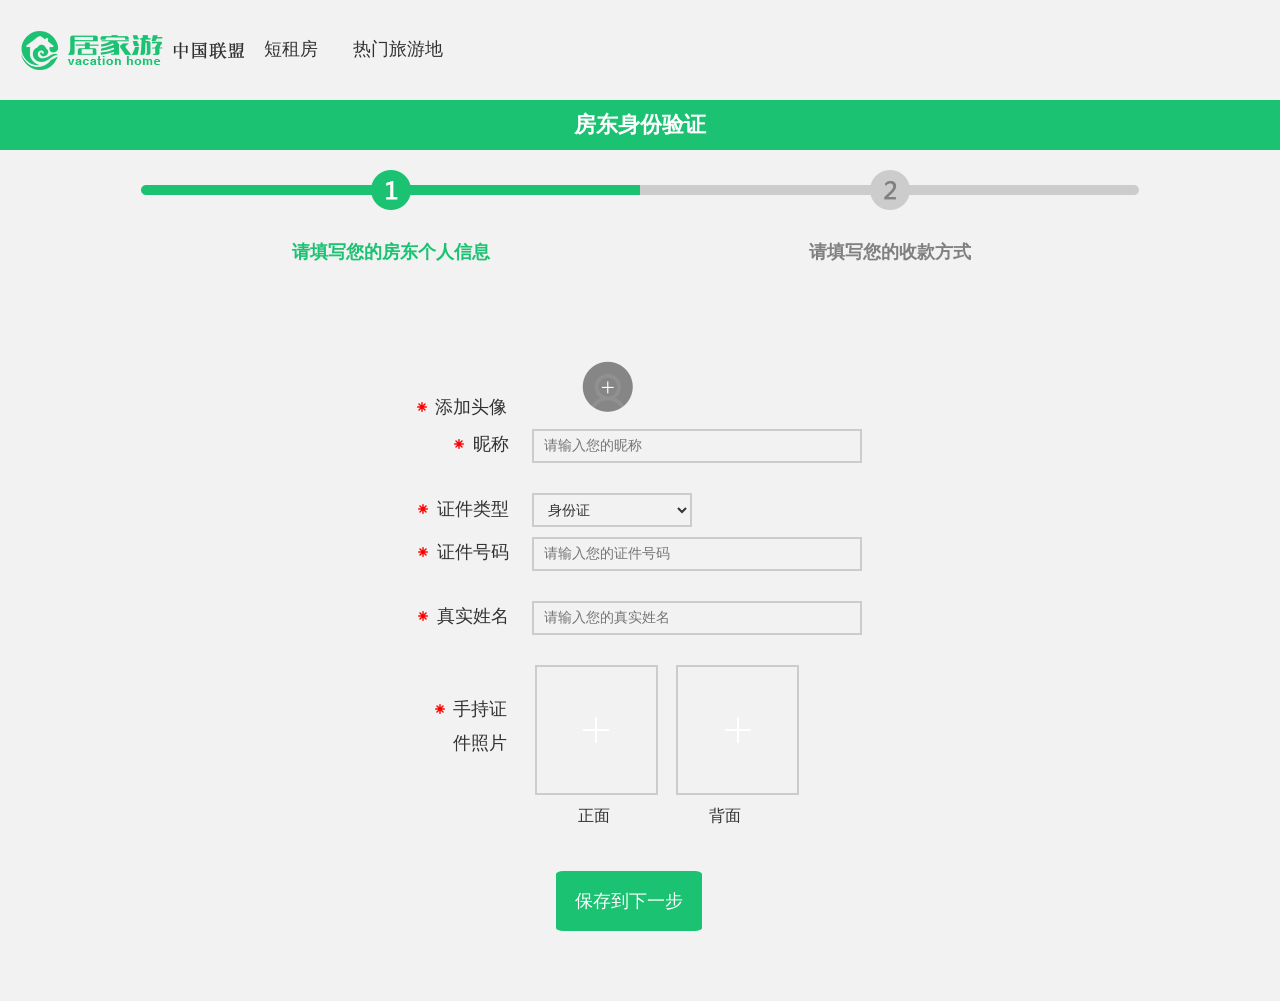
<file: Travel/src/html/fd_infor.html>
<!doctype html>
<html>
<head>
    <meta charset="utf-8">
    <meta http-equiv = "X-UA-Compatible" cotent = "IE=edge,chrome=1"/>
    <meta name="viewport" content="width=device-width, initial-scale=1, maximum-scale=1, user-scalable=no">
    <meta name="keywords" content="短租房网站，日租房公寓，民宿预定，短租公寓网站，家庭旅馆">
    <meta name="description" content="居家游以礼游天下为理念,提供最全面优质的短租房、民宿、日租房房源,为你带来居家式的服务体验!">
    <title>房东信息验证</title>
    <!--css样式表-->
    <link rel="stylesheet" href="../assets/bootstrap/css/bootstrap.min.css" />
    <link rel="stylesheet" href="../css/reset.css" /><!--公共样式-->
    <link rel="stylesheet" href="../css/header_two.css" /><!--头部-->
    <link rel="stylesheet" href="../css/fd_infor.css" /><!--房东信息验证-->
    <!--js-->
    <script src="../assets/jquery.min.js"></script>
    <script src="../assets/bootstrap/js/bootstrap.min.js"></script>
    <script src="../js/fd_information.js"></script><!--房东信息验证-->
</head>

<body>
	<!--头部-->
    <div class="header">
            <nav class="navbar">
                <div class="container-fluid">
                    <div class="navbar-header">
                        <a class="navbar-brand" href="../index.html"><img src="../images/logo1.png" alt="居家游logo"/></a>
                    </div>
                    <div class="collapse navbar-collapse" id="bs-example-navbar-collapse-1">
                        <ul class="nav navbar-nav navbar-left">
                           <li><a href="javascript:void(0) fno" target="_blank">短租房</a></li>
                           <li><a href="javascript:void(0)" target="_blank">热门旅游地</a></li>
                        </ul>
                    </div>
                </div>
            </nav>
    </div>
    <form>
    <div class="fd-content">
        <div class="fa-title">房东身份验证</div>
        <div class="per">
            <ul class="write-info">
                <li class="fd-perinfo"></li>
                <li class="fd-gathering"></li>
                <div class="line_span">
                    <span>请填写您的房东个人信息</span>
                    <span>请填写您的收款方式</span>
                </div>
            </ul>
         </div>
         <div class="cont-1">
         	
            <ul id="cont-center">
                <li>
            		<samp><img src="../images/user/bitian_icon.png" alt="必填项图片"></samp>
                	<span>添加头像</span>
		        	<span class="imghead"><img class="previewImg" src="../images/user/fangdongxinxi_touxiang_icon.png" >
                		<input class="previewBtn" type="file" multiple />
                	</span>
                </li>
                <li>
                    <samp><img src="../images/user/bitian_icon.png" alt="必填项图片"></samp>
                    <span>昵称</span>
                    <input class="fd-info" type="text" placeholder="请输入您的昵称"/>
                </li>
                <p class="common-prompt"></p>
                <li>
                    <samp><img src="../images/user/bitian_icon.png" alt="必填项图片"></samp>
                    <span>证件类型</span>
                    <select class="fd-card">
                        <option>身份证</option>
                        <option>港澳通行证</option>
                        <option>台湾通行证</option>
                        <option>军官通行证</option>
                        <option>护照</option>
                     </select>
                </li>
                <li>
                    <samp><img src="../images/user/bitian_icon.png" alt="必填项图片"></samp>
                    <span>证件号码</span>
                    <input class="fd-info" type="text" placeholder="请输入您的证件号码"/>                   
                </li>
                <p class="common-prompt"></p>
                 
                <li>
                    <samp><img src="../images/user/bitian_icon.png" alt="必填项图片"></samp>
                    <span>真实姓名</span>
                    <input class="fd-info" type="text" placeholder="请输入您的真实姓名"/>
                    
                </li>
                 <p class="common-prompt"></p>
                 <li class="cardimg">
                    <samp><img src="../images/user/bitian_icon.png" alt="必填项图片"></samp>
                    <span>手持证<small>件照片</small></span>
                    <div class="pic zm-img">
                    	<input class="pic-btn1" type="file" multiple />
                    </div>
                    <div class="pic fm-img">
                    	<input class="pic-btn2" type="file" multiple />
                    </div>
                     <span class="img-word">正面</span>
                     <span class="img-word" style="right:274px;">背面</span>
                </li>
            </ul>
        <div class="div_btn">
            <input class="btn_next" type="button" value="保存到下一步"/>
        </div>
        </div>
        <div class="cont-2" style="display:none;">
        <div class="select_tit">
            <samp><img src="../images/user/bitian_icon.png" alt="必填项图片"></samp><span>收款方式</span>
            <select  class="select_xz" name="queryType" onchange="Cmd(this)">
                <option value="1" name="queryType"> 支付宝</option>
                <option value="2" name="queryType"> 银行卡</option>
            </select>
        </div>

    <div class="select_cont">
          <div id="div1">
            <ul>
            <p class="price">使用支付宝，收款能实时到账</p>
            <li><samp><img src="../images/user/bitian_icon.png" alt="必填项图片"></samp><span>支付宝账号</span><input class="div1" type="text" placeholder="请输入您的支付宝账号"><p class="common-prompt"></p></li>
            <li><samp><img src="../images/user/bitian_icon.png" alt="必填项图片"></samp><span>支付姓名</span><input class="div1" type="text"><p class="common-prompt"></p></li>
            </ul>
        </div>
    
        <div id="div2" style="display:none;">
            <ul>
            <p class="price">银行卡转账很慢，推荐您使用支付宝方式！</p>
            <li>
            <samp><img src="../images/user/bitian_icon.png" alt="必填项图片"></samp>
            <span>开户银行名称</span>
             <select class="yh_name">
                <option></option>
                <option>中国建设银行</option>
                <option>中国农业银行</option>
                <option>中国工商银行</option>
                <option>中国交通银行</option>
             </select>
             
            <samp><img src="../images/user/bitian_icon.png" alt="必填项图片"></samp>
            <span>开户银行省份</span>
             <select class="yh_name">
                <option></option>
                <option>中国建设银行</option>
                <option>中国农业银行</option>
                <option>中国工商银行</option>
                <option>中国交通银行</option>
             </select>
            </li>
            
            
             <li>
            <samp><img src="../images/user/bitian_icon.png" alt="必填项图片"></samp>
            <span>开户银行城市</span>
             <select class="yh_name">
                <option></option>
                <option>中国建设银行</option>
                <option>中国农业银行</option>
                <option>中国工商银行</option>
                <option>中国交通银行</option>
             </select>
             
            <samp><img src="../images/user/bitian_icon.png" alt="必填项图片"></samp>
            <span>开户支行名称</span>
             <select class="yh_name">
                <option></option>
                <option>中国建设银行</option>
                <option>中国农业银行</option>
                <option>中国工商银行</option>
                <option>中国交通银行</option>
             </select>
            </li>
            
            
            <li>
                <samp><img src="../images/user/bitian_icon.png" alt="必填项图片"></samp>
                <span>银行开户姓名</span>
                <input class="yh_inp1" type="text"/>
            </li>
            
            <li>
                <samp><img src="../images/user/bitian_icon.png" alt="必填项图片"></samp>
                <span>银行开户账号</span>
                <input class="yh_inp2" type="text"/>
            </li>
            
            <li>
                <samp><img src="../images/user/bitian_icon.png" alt="必填项图片"></samp>
                <span>再次确认账号</span>
                <input class="yh_inp2" type="text"/>
                <p class="common-prompt"></p>
            </li>
            
            </ul>
        
        </div>
      </div>
      <div class="div_btn">
        <input class="btn_Return" type="button" value="上一步"/>
        <input class="btn_next" type="button" value="保存,开始上传房源资料"/>
      </div>
      </div>
    </div>
    

    </form>
</body>

</html>
</file>
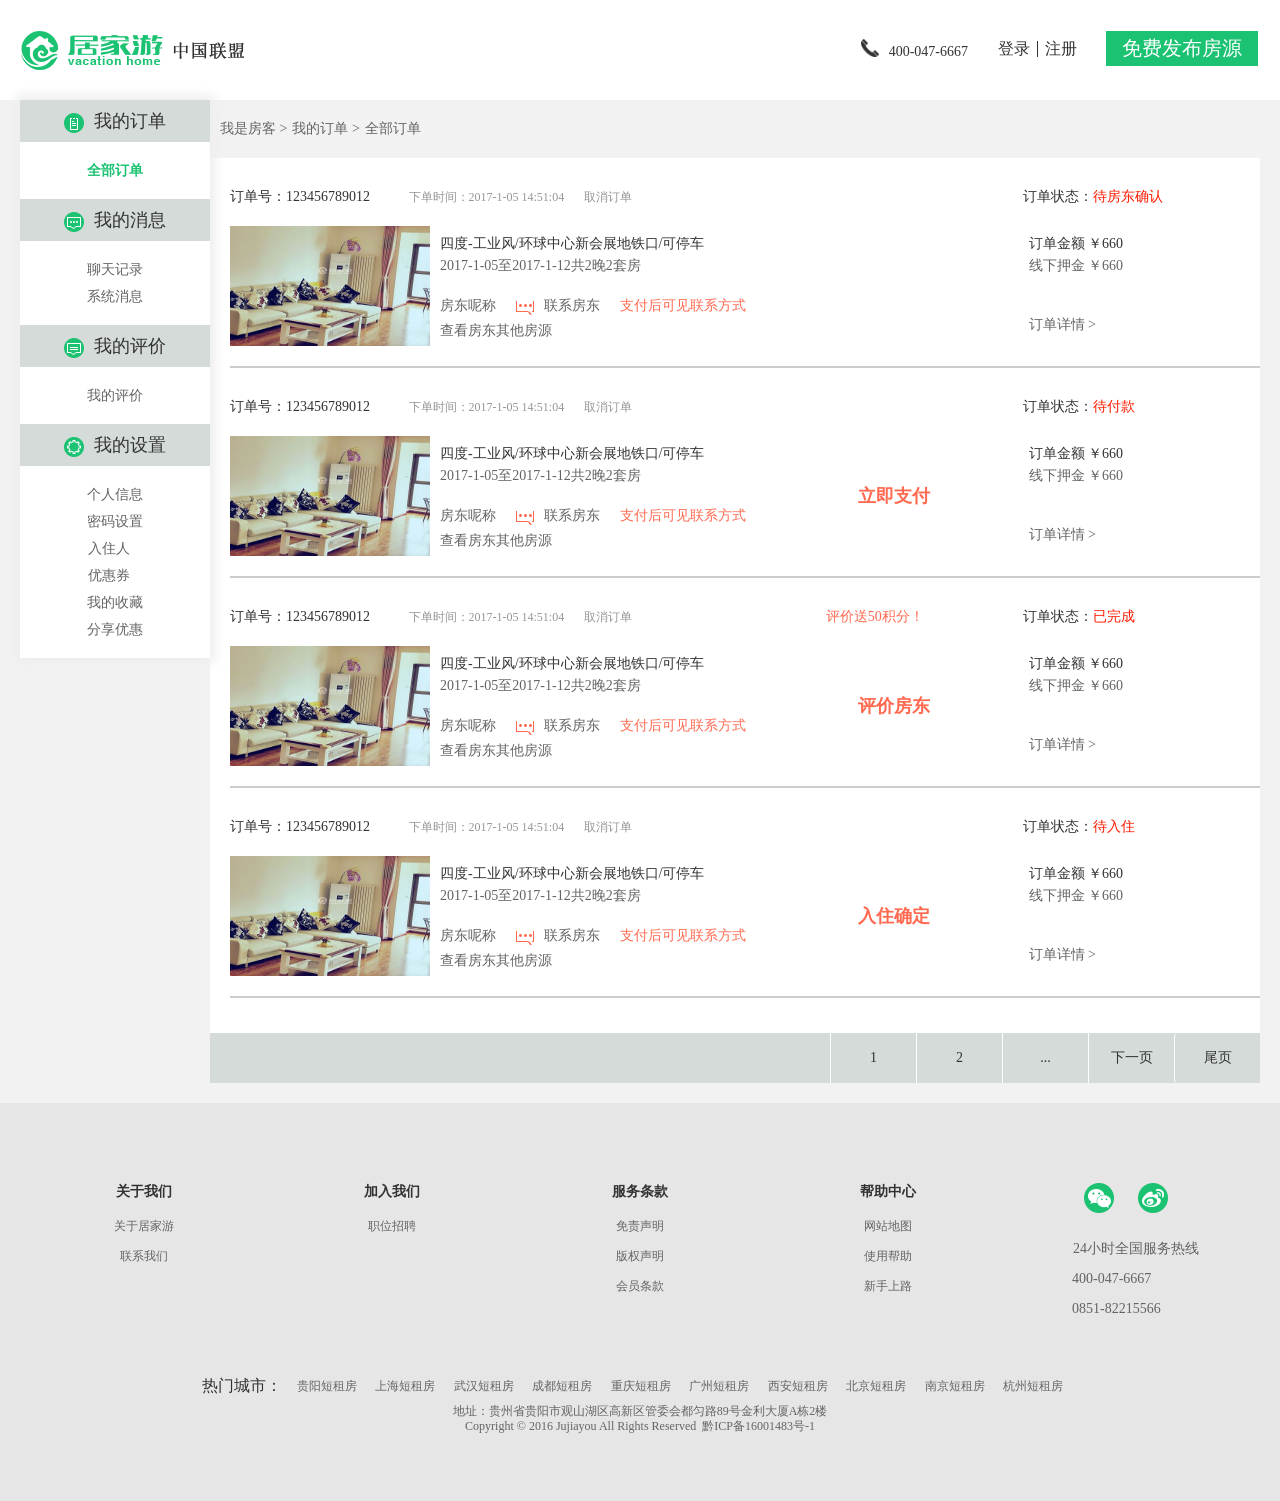
<file: Travel/src/html/fk_manage.html>
<!DOCTYPE html>
<html>
<head>
	<meta charset="UTF-8">
	<meta http-equiv = "X-UA-Compatible" cotent = "IE=edge,chrome=1"/>
    <meta name="viewport" content="width=device-width, initial-scale=1, maximum-scale=1, user-scalable=no">
    <meta name="keywords" content="短租房网站，日租房公寓，民宿预定，短租公寓网站，家庭旅馆">
    <meta name="description" content="居家游以礼游天下为理念,提供最全面优质的短租房、民宿、日租房房源,为你带来居家式的服务体验!">
	<title>房客后台管理</title>
	<!--CSS样式表-->
    <link rel="stylesheet" href="../assets/bootstrap/css/bootstrap.min.css" />
    <link rel="stylesheet" href="../css/reset.css" /><!--公共样式-->
    <link rel="stylesheet" href="../css/header_two.css" /><!--头部-->
    <link rel="stylesheet" href="../css/common.css" /><!--右侧悬浮-->
    <link rel="stylesheet" href="../css/fk_manage.css" /><!--房东房源管理-->
    <link rel="stylesheet" href="../css/footer.css" /><!--底部-->
    <!--JS-->
    <script src="../assets/jquery.min.js"></script>
    <script src="../assets/bootstrap/js/bootstrap.min.js"></script>
    <script src="../js/Commonality.js"></script><!--控件-->
    <script>
    	$(function(){ 		
			//左侧标题
			 $(".nav-cont .current").click(function(){
				$(this).addClass("actives");
				$(this).siblings().removeClass("actives");
				//var index=$(".nav-cont .current").index(this); //获取当前li的索引
				//$(this).eq(index).addClass("actives").siblings().removeClass("actives"); //显示当前li索引并隐藏兄弟元素
			})
    	})
    </script>
</head>
<body>
	<!--头部-->
    <div class="header">
        <nav class="navbar">
            <div class="container-fluid clear">
                <div class="navbar-header">
                    <a class="navbar-brand" href="../Index/index.html"><img src="../images/logo1.png" alt="居家游logo"/></a>
                </div>
                <div class="collapse navbar-collapse" id="bs-example-navbar-collapse-1">
                	<!--未登录-->
                    <ul class="nav navbar-nav navbar-right nolink clear">
                    	<li class="service"><a href="javascript:void(0)" target="_blank"><img src="../images/house/header_tell_icon.png" alt="客服电话">400-047-6667</a></li>
                        <li class="login"><a class="dl" href="javascript:void(0)">登录</a><span class="top_line"></span><a class="zc" href="javascript:void(0)">注册</a></li>
                        <li class="house"><a class="release" href="javascript:void(0)" target="_blank">免费发布房源</a></li>
                    </ul>
                    <!--登录-->
                    <ul class="nav navbar-nav navbar-right fk clear">
                    	<li class="service"><a href="javascript:void(0)" target="_blank"><img src="../images/house/header_tell_icon.png" alt="客服电话">400-047-6667</a></li>
                        <li class="user-img"><a href="javascript:void(0)" target="_blank"><img src="../images/user/user_icon.png" alt="用户头像"><span>用户名称</span></a>
                           <ul class="fk-pulldown">
						      <li><a href="javascript:void(0)">我的订单</a></li>
							  <li><a href="javascript:void(0)">聊天记录</a></li>
							  <li><a href="javascript:void(0)">我的收藏</a></li>
							  <li><a href="javascript:void(0)">我的设置</a></li>
                              <li><a class="log-out" href="javascript:void(0)">退出登录</a></li>
						  </ul>
                        </li>
                        <li class="login"><a href="javascript:void(0)" target="_blank">我是房东</a>
                           <ul class="fd-pulldown">
						      <li class="no-dredge"><span>您尚未开通房东功能</span></li>
							  <li><a class="my-dredge" href="javascript:void(0)">我要开通</a></li>
						   </ul>
                           <ul class="fd-dredge">
						      <li><a href="javascript:void(0)">订单管理</a></li>
							  <li><a href="javascript:void(0)">房源管理</a></li>
							  <li><a href="javascript:void(0)">结算管理</a></li>
							  <li><a href="javascript:void(0)">消息管理</a></li>
                              <li><a href="javascript:void(0)">我的评价</a></li>
                              <li><a href="javascript:void(0)">我的设置</a></li>
						  </ul>
                        </li>
                        <li class="house" style="margin-top:5px;"><a class="release" href="javascript:void(0)" target="_blank">免费发布房源</a></li>
                    </ul>
                </div>
            </div>
        </nav>
    </div>
    <!--主体内容-->
    <div class="main">
    	<div class="main-cont clear">
    		<!--左侧内容-->
    		<div class="left-cont">
    			<ul class="left-nav">
    				<li>
    					<div class="nav-title" href="javascript:;"><img src="../images/user/dingdan_icon.png" alt="我的订单图标"><span>我的订单</span></div>
    					<div class="nav-cont">
    						<a class="current actives" href="javascript:;">全部订单</a>
    					</div>
    				</li>
    				<li>
    					<div class="nav-title" href="javascript:;"><img src="../images/user/xiaoxi_icon.png" alt="我的消息图标"><span>我的消息</span></div>
    				    <div class="nav-cont">
    				    	<a class="current" href="javascript:;">聊天记录</a>
    				    	<a class="current" href="javascript:;">系统消息</a>
    				    </div>
    				</li>
    				<li>
    					<div class="nav-title" href="javascript:;"><img src="../images/user/pingjia_icon.png" alt="我的评价图标"><span>我的评价</span></div>
    					<div class="nav-cont">
    						<a class="current" href="javascript:;">我的评价</a>
    					</div>
    				</li>
    				<li>
    					<div class="nav-title" href="javascript:;"><img src="../images/user/shezhi_icon.png" alt="我的设置图标"><span>我的设置</span></div>
    					<div class="nav-cont">
    						<a class="current" href="javascript:;">个人信息</a>
    						<a class="current" href="javascript:;">密码设置</a>
    				    	<a class="current" href="javascript:;" style="padding-right: 13px;">入住人</a>
    				    	<a class="current" href="javascript:;" style="padding-right: 13px;">优惠券</a>
    				    	<a class="current" href="javascript:;">我的收藏</a>
    				    	<a class="current" href="javascript:;">分享优惠</a>
    					</div>
    				</li>
    			</ul>
    		</div>
    		<!--右侧内容_全部订单-->
    		<div class="right-cont" id="item1">
    			<p class="r-color right-top"><span>我是房客 ></span><span>我的订单 ></span><span>全部订单</span></p>
    			<div class="right-center">
    				<!--订单列表-->
    				<div class="goods-list">
    					<!--订单号，时间，状态-->
    					<div class="goods-box clear">
			            	<div class="txt-left">
			            		<p class="goods-num">订单号：<span style="padding-right:15px;">123456789012</span></p>
			            		<p class="goods-time">下单时间：<span>2017-1-05 14:51:04</span><a>取消订单</a></p>
			            	</div>
			                <div class="txt-right">订单状态：<span>待房东确认</span></div>
			            </div>
			            <!--订单房源信息-->
			            <div class="order-item">
			            	<div class="order-img"><img src="../images/house/fangyuan_04.png" alt="房源图"></div>
			            	<div class="order-content">
			            		<p>四度-工业风/环球中心新会展地铁口/<span>可停车</span></p>
			            		<p class="fcolor"><span>2017-1-05</span>至<span>2017-1-12</span>共<span>2</span>晚<span>2</span>套房</p>
			            		<p class="fcolor fd-name"><span>房东呢称</span><span><img src="../images/user/lianxifangdong_icon.png" />联系房东</span><a>支付后可见联系方式</a></p>
			            		<p class="fcolor">查看房东其他房源</p>
			            	</div>
			            	<div class="order-state"><a></a></div>
			            	<div class="order-money">
			            		<p>订单金额 <span>￥660</span></p>
			            		<p class="fcolor">线下押金 <span>￥660</span></p>
			            		<p><a>订单详情 ></a></p>
			            	</div>
			            </div>
    				</div>
    				<!--订单列表-->
    				<div class="goods-list">
    					<!--订单号，时间，状态-->
    					<div class="goods-box clear">
			            	<div class="txt-left">
			            		<p class="goods-num">订单号：<span style="padding-right:15px;">123456789012</span></p>
			            		<p class="goods-time">下单时间：<span>2017-1-05 14:51:04</span><a>取消订单</a></p>
			            	</div>
			                <div class="txt-right">订单状态：<span>待付款</span></div>
			            </div>
			            <!--订单房源信息-->
			            <div class="order-item">
			            	<div class="order-img"><img src="../images/house/fangyuan_04.png" alt="房源图"></div>
			            	<div class="order-content">
			            		<p>四度-工业风/环球中心新会展地铁口/可停车</p>
			            		<p class="fcolor"><span>2017-1-05</span>至<span>2017-1-12</span>共<span>2</span>晚<span>2</span>套房</p>
			            		<p class="fcolor fd-name"><span>房东呢称</span><span><img src="../images/user/lianxifangdong_icon.png" />联系房东</span><a>支付后可见联系方式</a></p>
			            		<p class="fcolor">查看房东其他房源</p>
			            	</div>
			            	<div class="order-state"><a>立即支付</a></div>
			            	<div class="order-money">
			            		<p>订单金额 <span>￥660</span></p>
			            		<p class="fcolor">线下押金 <span>￥660</span></p>
			            		<p><a>订单详情 ></a></p>
			            	</div>
			            </div>
    				</div>
    				<!--订单列表-->
    				<div class="goods-list">
    					<!--订单号，时间，状态-->
    					<div class="goods-box clear">
			            	<div class="txt-left">
			            		<p class="goods-num">订单号：<span style="padding-right:15px;">123456789012</span></p>
			            		<p class="goods-time">下单时间：<span>2017-1-05 14:51:04</span><a>取消订单</a></p>
			            		<p class="goods-eval"><a>评价送50积分！</a></p>
			            	</div>
			                <div class="txt-right">订单状态：<span>已完成</span></div>
			            </div>
			            <!--订单房源信息-->
			            <div class="order-item">
			            	<div class="order-img"><img src="../images/house/fangyuan_04.png" alt="房源图"></div>
			            	<div class="order-content">
			            		<p>四度-工业风/环球中心新会展地铁口/<span>可停车</span></p>
			            		<p class="fcolor"><span>2017-1-05</span>至<span>2017-1-12</span>共<span>2</span>晚<span>2</span>套房</p>
			            		<p class="fcolor fd-name"><span>房东呢称</span><span><img src="../images/user/lianxifangdong_icon.png" />联系房东</span><a>支付后可见联系方式</a></p>
			            		<p class="fcolor">查看房东其他房源</p>
			            	</div>
			            	<div class="order-state"><a>评价房东</a></div>
			            	<div class="order-money">
			            		<p>订单金额 <span>￥660</span></p>
			            		<p class="fcolor">线下押金 <span>￥660</span></p>
			            		<p><a>订单详情 ></a></p>
			            	</div>
			            </div>
    				</div>
    				<!--订单列表-->
    				<div class="goods-list">
    					<!--订单号，时间，状态-->
    					<div class="goods-box clear">
			            	<div class="txt-left">
			            		<p class="goods-num">订单号：<span style="padding-right:15px;">123456789012</span></p>
			            		<p class="goods-time">下单时间：<span>2017-1-05 14:51:04</span><a>取消订单</a></p>
			            	</div>
			                <div class="txt-right">订单状态：<span>待入住</span></div>
			            </div>
			            <!--订单房源信息-->
			            <div class="order-item">
			            	<div class="order-img"><img src="../images/house/fangyuan_04.png" alt="房源图"></div>
			            	<div class="order-content">
			            		<p>四度-工业风/环球中心新会展地铁口/可停车</p>
			            		<p class="fcolor"><span>2017-1-05</span>至<span>2017-1-12</span>共<span>2</span>晚<span>2</span>套房</p>
			            		<p class="fcolor fd-name"><span>房东呢称</span><span><img src="../images/user/lianxifangdong_icon.png" />联系房东</span><a>支付后可见联系方式</a></p>
			            		<p class="fcolor">查看房东其他房源</p>
			            	</div>
			            	<div class="order-state"><a>入住确定</a></div>
			            	<div class="order-money">
			            		<p>订单金额 <span>￥660</span></p>
			            		<p class="fcolor">线下押金 <span>￥660</span></p>
			            		<p><a>订单详情 ></a></p>
			            	</div>
			            </div>
    				</div>
    				<!--分页-->
				    <ul class="pagination">		
						<li class=""><a href="#">尾页</a></li>
						<li class=""><a href="#">下一页</a></li>
						<li><a href="#">...</a></li>
						<li><a href="#">2</a></li>
						<li><a href="#">1</a></li>
					</ul>
    			</div>
    		</div>
    		<!--右侧内容_个人信息-->
    		<div class="right-cont" id="item2">
    			<p class="r-color right-top"><span>我是房客 ></span><span>我的设置 ></span><span>个人信息</span></p>
    			<div class="right-center">
    				<!--头像-->
    				<div class="Personal-infor">
    					<p class="my-infor">我的基本资料</p>
    					<div class="my-pic">
    					   <p class="fk-img"><img src="../images/user/fk_touxiang_icon.png"></p>
    					   <p>我的头像</p>
    					</div>
    					<p class="get-integral">完善资料可获取200积分</p>    					
    				</div>
					<!--完善信息-->
					<div class="perfect">
						<dl>
							<dt>用户昵称</dt>
							<dd>
								<input type="text" placeholder="请设置您的昵称">
								<span class="bank-card">您是银行卡会员，<a href="javascript:;">点击查看会员规则</a></span>
							</dd>
						</dl>
						<dl>
							<dt>性别</dt>
							<dd>
								<div class="radio" name="sex" value="先生"><ins></ins><span class="">先生</span></div>
		                        <div class="radio" name="sex" value="女士"><ins></ins><span class="">女士</span></div>
							</dd>
						</dl>
						<dl>
							<dt>出生日期</dt>
							<dd>
								<select>
									<option>请选择</option>
								</select>
								<span>年</span>
								<select>
									<option>请选择</option>
								</select>
								<span>月</span>
								<select>
									<option>请选择</option>
								</select>
								<span>日</span>
							</dd>
						</dl>
						<dl>
							<dt>真实姓名</dt>
							<dd>
								<input type="text" placeholder="请输入您的真实姓名">
							</dd>
						</dl>
						<dl>
							<dt>联系电话</dt>
							<dd>
								<input type="text" placeholder="请输入您的联系电话">
							</dd>
						</dl>
						<dl>
							<dt>身份证号码</dt>
							<dd>
								<input type="text" placeholder="请输入您的身份证号码">
							</dd>
						</dl>
						<dl>
							<dt>邮箱</dt>
							<dd>
								<input type="text" placeholder="请输入邮箱地址">
							</dd>
						</dl>
						<dl>
							<dt>所在城市</dt>
							<dd>
								<select>
									<option>请选择</option>
								</select>
								<select>
									<option>请选择</option>
								</select>
							</dd>
						</dl>
						<dl>
							<dt>所在故乡</dt>
							<dd>
								<select>
									<option>请选择</option>
								</select>
								<select>
									<option>请选择</option>
								</select>
							</dd>
						</dl>
						<dl>
							<dt>血型</dt>
							<dd>
								<select>
									<option>请选择</option>
									<option>A型</option>
									<option>B型</option>
									<option>AB型</option>
									<option>O型</option>
								</select>
							</dd>
						</dl>
						<dl>
							<dt>工作</dt>
							<dd>
								<input class="job" type="text" placeholder="请填写职业">
								<input class="job" type="text" placeholder="请填写职位名">
							</dd>
						</dl>
						<dl>
							<dt>教育</dt>
							<dd>
								<select>
									<option>请选择学历</option>
									<option>博士</option>
									<option>本科</option>
									<option>专科</option>
									<option>高中</option>
								</select>
								<input class="school" type="text" placeholder="请填写学校">
							</dd>
						</dl>
					</div>
					<button class="save" type="submit">保存</button>
    			</div>
    		</div>
    	</div>
    </div>
    <!--底部内容-->
    <div class="footer_box">
        <div class="footer_wrap">
            <div class="footer_row">
                <ul class="footer_row_ul">
                    <li><p>关于我们</p></li>
                    <li><a href="javascript:void(0);" target="_blank">关于居家游</a></li>
                    <li><a href="javascript:void(0);" target="_blank">联系我们</a></li>
                </ul>
                <ul class="footer_row_ul">
                    <li><p>加入我们</p></li>
                    <li><a href="javascript:void(0);" target="_blank">职位招聘</a></li>
                </ul>
                <ul class="footer_row_ul">
                    <li><p>服务条款</p></li>
                    <li><a href="javascript:void(0);" target="_blank">免责声明</a></li>
                    <li><a href="javascript:void(0);" target="_blank">版权声明</a></li>
                    <!--<li><a href="/article/detail/id/15.html" target="_blank">社区指南</a></li>-->
                    <li><a href="javascript:void(0);" target="_blank">会员条款</a></li>
                </ul>
                <ul class="footer_row_ul">
                    <li><p>帮助中心</p></li>
                    <li><a href="javascript:void(0);" target="_blank">网站地图 </a></li>
                    <li><a href="javascript:void(0);" target="_blank">使用帮助 </a></li>
                    <li><a href="javascript:void(0);" target="_blank">新手上路 </a></li>
                </ul>
                <ul class="footer_row_ul">
                    <li class="we">
                        <a class="WeCha" href="javascript:void(0)" target="_blank"><img src="../images/index/weixin_icon.png" alt="居家游微信公众号"><div class="footer_er"></div></a>
                        <a href="http://weibo.com/jujiayou" target="_blank"><img src="../images/index/sina_icon.png" alt="居家游微博"></a>
                    </li>
                    <li><span class="hot24">24小时全国服务热线</span></li>
                    <li><span class="phone">400-047-6667</span><span class="phone">0851-82215566</span></li>
                </ul>        
            </div>
            <div class="footer_end">
                <dl class="city-nav">
                    <dt>热门城市：</dt>
                    <dd>
                        <a href="javascript:void(0)" target="_blank">贵阳短租房</a>
                        <a href="javascript:void(0)" target="_blank">上海短租房</a>
                        <a href="javascript:void(0)" target="_blank">武汉短租房</a>
                        <a href="javascript:void(0)" target="_blank">成都短租房</a>
                        <a href="javascript:void(0)" target="_blank">重庆短租房</a>
                        <a href="javascript:void(0)" target="_blank">广州短租房</a>
                        <a href="javascript:void(0)" target="_blank">西安短租房</a>
                        <a href="javascript:void(0)" target="_blank">北京短租房</a>
                        <a href="javascript:void(0)" target="_blank">南京短租房</a>
                        <a href="javascript:void(0)" target="_blank">杭州短租房</a>
                    </dd>
                </dl>
                <p>地址：贵州省贵阳市观山湖区高新区管委会都匀路89号金利大厦A栋2楼</p>
                <p>Copyright © 2016 Jujiayou All Rights Reserved
                    <a href="http://www.miitbeian.gov.cn/" hidefocus="true" target="_blank"> &nbsp;黔ICP备16001483号-1</a>
                </p>
            </div>
        </div>
    </div>
</body>
</html>
</file>
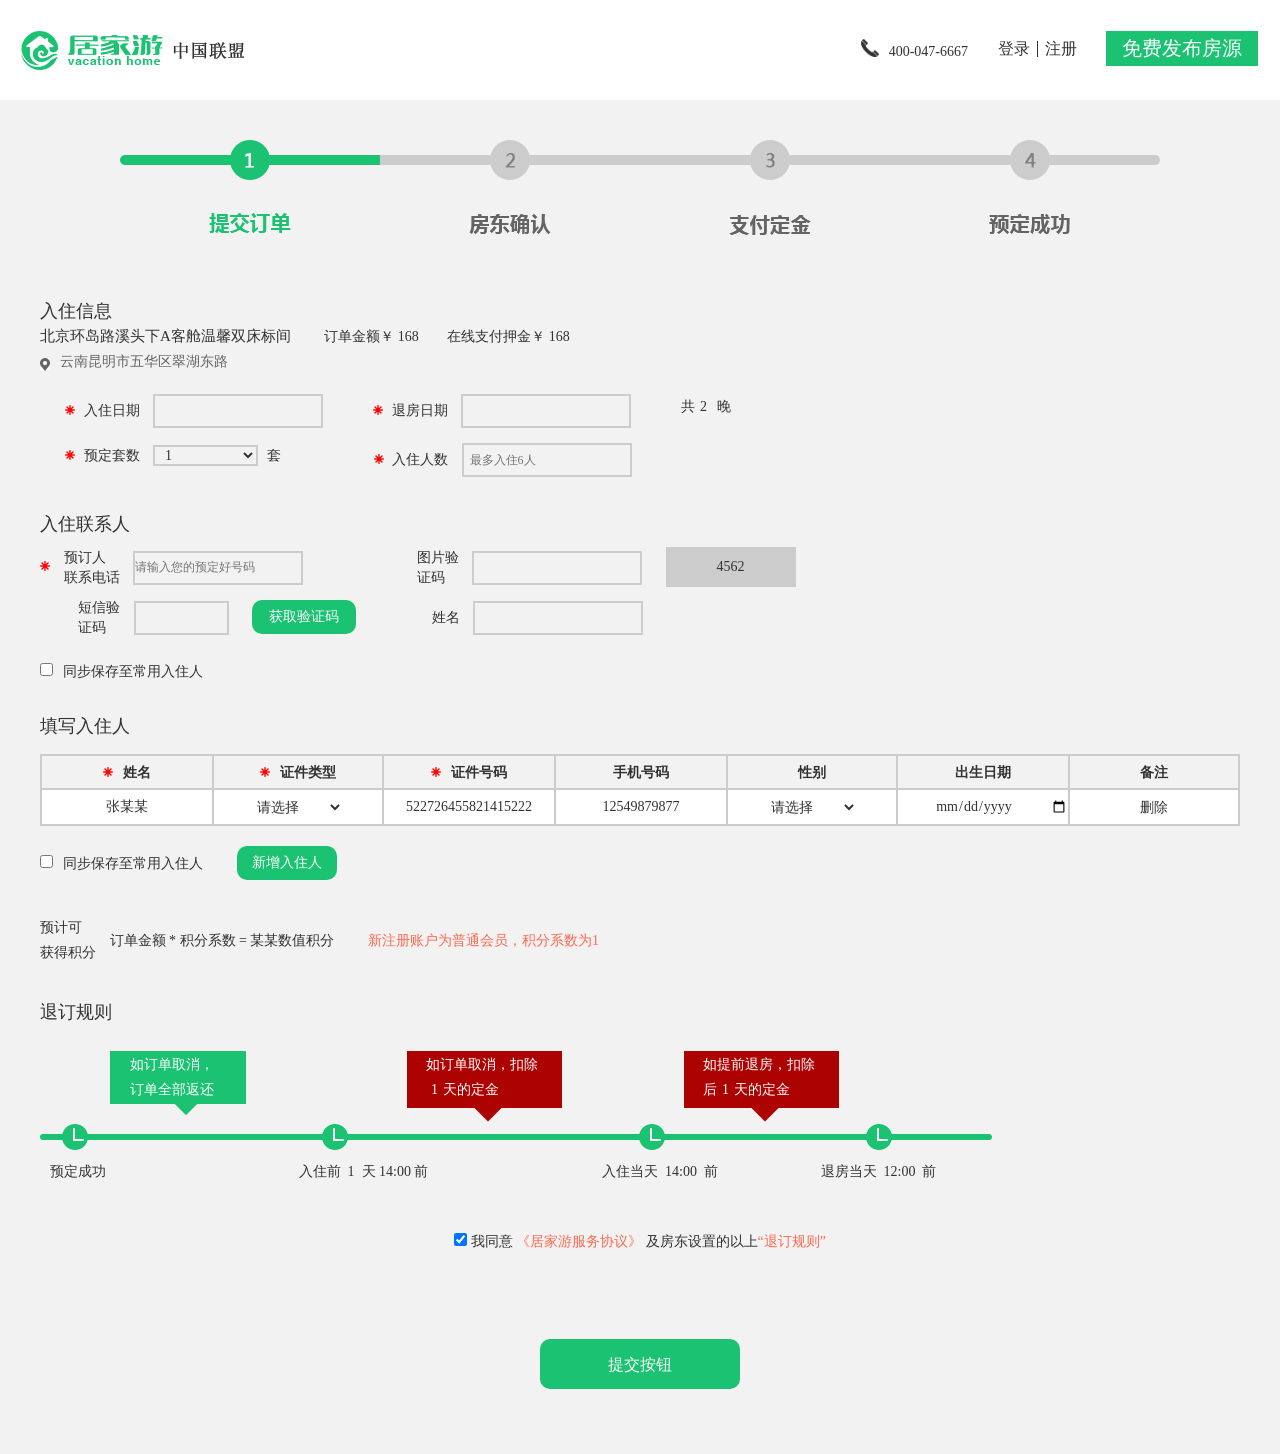
<file: Travel/src/html/order_step0.html>
<!DOCTYPE html>
<html>
<head>
	<meta charset="UTF-8">
	<meta http-equiv = "X-UA-Compatible" cotent = "IE=edge,chrome=1"/>
    <meta name="viewport" content="width=device-width, initial-scale=1, maximum-scale=1, user-scalable=no">
    <meta name="keywords" content="短租房网站，日租房公寓，民宿预定，短租公寓网站，家庭旅馆">
    <meta name="description" content="居家游以礼游天下为理念,提供最全面优质的短租房、民宿、日租房房源,为你带来居家式的服务体验!">
	<title>提交订单-未登录</title>
	<!--CSS样式表-->
    <link rel="stylesheet" href="../assets/bootstrap/css/bootstrap.min.css" />
    <link rel="stylesheet" href="../css/reset.css" /><!--公共样式-->
    <link rel="stylesheet" href="../css/header_two.css" /><!--头部-->
    <link rel="stylesheet" href="../css/common.css" /><!--右侧悬浮-->
    <link rel="stylesheet" href="../css/order_step.css" /><!--预定房源-->
    <!--JS-->
    <script src="../assets/jquery.min.js"></script>
    <script src="../assets/bootstrap/js/bootstrap.min.js"></script>
	<script src="../js/order_step.js"></script><!--预定房源-->
	<script src="../js/Commonality.js"></script><!--控件-->
</head>
<body>
	<!--头部-->
    <div class="header">
        <nav class="navbar">
            <div class="container-fluid clear">
                <div class="navbar-header">
                    <a class="navbar-brand" href="../Index/index.html"><img src="../images/logo1.png" alt="居家游logo"/></a>
                </div>
                <div class="collapse navbar-collapse" id="bs-example-navbar-collapse-1">
                	<!--未登录-->
                    <ul class="nav navbar-nav navbar-right nolink clear">
                    	<li class="service"><a href="javascript:void(0)" target="_blank"><img src="../images/house/header_tell_icon.png" alt="客服电话">400-047-6667</a></li>
                        <li class="login"><a class="dl" href="javascript:void(0)">登录</a><span class="top_line"></span><a class="zc" href="javascript:void(0)">注册</a></li>
                        <li class="house"><a class="release" href="javascript:void(0)" target="_blank">免费发布房源</a></li>
                    </ul>
                    <!--登录-->
                    <ul class="nav navbar-nav navbar-right fk clear">
                    	<li class="service"><a href="javascript:void(0)" target="_blank"><img src="../images/house/header_tell_icon.png" alt="客服电话">400-047-6667</a></li>
                        <li class="user-img"><a href="javascript:void(0)" target="_blank"><img src="../images/user/user_icon.png" alt="用户头像"><span>用户名称</span></a>
                           <ul class="fk-pulldown">
						      <li><a href="javascript:void(0)">我的订单</a></li>
							  <li><a href="javascript:void(0)">聊天记录</a></li>
							  <li><a href="javascript:void(0)">我的收藏</a></li>
							  <li><a href="javascript:void(0)">我的设置</a></li>
                              <li><a class="log-out" href="javascript:void(0)">退出登录</a></li>
						  </ul>
                        </li>
                        <li class="login"><a href="javascript:void(0)" target="_blank">我是房东</a>
                           <ul class="fd-pulldown">
						      <li class="no-dredge"><span>您尚未开通房东功能</span></li>
							  <li><a class="my-dredge" href="javascript:void(0)">我要开通</a></li>
						   </ul>
                           <ul class="fd-dredge">
						      <li><a href="javascript:void(0)">订单管理</a></li>
							  <li><a href="javascript:void(0)">房源管理</a></li>
							  <li><a href="javascript:void(0)">结算管理</a></li>
							  <li><a href="javascript:void(0)">消息管理</a></li>
                              <li><a href="javascript:void(0)">我的评价</a></li>
                              <li><a href="javascript:void(0)">我的设置</a></li>
						  </ul>
                        </li>
                        <li class="house" style="margin-top:5px;"><a class="release" href="javascript:void(0)" target="_blank">免费发布房源</a></li>
                    </ul>
                </div>
            </div>
        </nav>
    </div>
    <!--主体内容-->
    <div class="order-cont">
    	<div class="cont-box">
    		<!--步骤提示图-->
    		<div class="step-box">
		        <div class="img-box">
		            <img src="../images/user/order_steps1.png" alt="提交订单">
		        </div>
		    </div>
		    <!--填写信息-->
		    <form id="" method="post" action="">
		    	<!--入住信息-->
		    	<div class="order-con">
		    		<p class="order-title">入住信息</p>
		    		<p class="order-house">
		    			<span class="room-name">北京环岛路溪头下A客舱温馨双床标间</span>
		    			<span class="">订单金额￥</span>
		    			<span class="order-price">168</span>
		    			<span class="">在线支付押金￥</span>
		    			<span class="">168</span>
		    		</p>
		    		<p class="order-address"><img src="../images/fangyuan_position.png"><span>云南昆明市五华区翠湖东路</span></p>
		    		<div class="order-stayin">
		    			<div class="order-time clear">
		    				<div class="time-list">
		    					<img src="../images/user/bitian_icon.png" alt="必填星号图片">
		    					<span>入住日期</span>
		    					<input class="order-inp" type="text" name="" value=""/>
		    				</div>
		    				<div class="time-list">
		    					<img src="../images/user/bitian_icon.png" alt="必填星号图片">
		    					<span>退房日期</span>
		    					<input class="order-inp" type="text" name="" value=""/>
		    				</div>
		    				<p>共<span class="daycount">2</span>晚</p>
		    			</div>
		    			<div class="order-time clear">
		    				<div class="time-list">
		    					<img src="../images/user/bitian_icon.png" alt="必填星号图片">
		    					<span>预定套数</span>
		    					<select class="order-num">
		    						<option>1</option>
		    						<option>2</option>
		    						<option>3</option>
		    						<option>4</option>
		    						<option>5</option>
		    						<option>6</option>
		    					</select>
		    					<span>套</span>
		    				</div>
		    				<div class="time-list people-num">
		    					<img src="../images/user/bitian_icon.png" alt="必填星号图片">
		    					<span>入住人数</span>
		    					<input class="order-inp people-no" type="text" name="" placeholder="最多入住6人" />
		    				</div>
		    			</div>
		    		</div>
			    </div>
			    <!--入住联系人-->
		    	<div class="order-con">
		    		<p class="order-title">入住联系人</p>
		    		<!--预定联系人-->
		    		<div class="fast-order clear">
		    			<div class="fast-reserve">
		    				<img src="../images/user/bitian_icon.png" alt="必填星号图片">
	    					<p><span>预订人</span><span>联系电话</span></p>
	    					<input class="order-inp people-no" type="text" name="" placeholder="请输入您的预定好号码"/>
		    			</div>
		    			<div class="fast-reserve img-reserve">
	    					<p><span>图片验</span><span>证码</span></p>
	    					<input class="order-inp" type="text" name="" value=""/>
	    					<a class="img-note" href="javascript:;">4562</a>
		    			</div>
		    		</div>
		    		<div class="fast-order clear">
		    			<div class="fast-reserve note-reserve">
	    					<p><span>短信验</span><span>证码</span></p>
	    					<input class="order-inp" type="text" name="" value=""/>
	    					<a class="get-note" href="javascript:;">获取验证码</a>
		    			</div>
		    			<div class="fast-reserve name-reserve">		    				
	    					<p><span>姓名</span></p>
	    					<input class="order-inp" type="text" name="" value=""/>
		    			</div>
		    		</div>
		    		<!--保存入住人-->
		    		<div class="add-people">
		    			<span class="sync"><input type="checkbox" name="" value="">同步保存至常用入住人</span>
		    		</div>
		    		<!--填写入住人-->
		    		<p class="order-title" style="margin-top: 30px">填写入住人</p>
		    		<!--入住人信息-->
		    		<table class="tab-infor" cellspacing="0" cellpadding="0">
		    			<tbody>
		    				<tr>
		    					<th><img src="../images/user/bitian_icon.png" alt="必填星号图片">姓名</th>
		    					<th><img src="../images/user/bitian_icon.png" alt="必填星号图片">证件类型</th>
		    					<th><img src="../images/user/bitian_icon.png" alt="必填星号图片">证件号码</th>
		    					<th>手机号码</th>
		    					<th>性别</th>
		    					<th>出生日期</th>
		    					<th>备注</th>
		    				</tr>
		    				<tr>
		    					<td><input type="text" value="张某某" /></td>
		    					<td>
		    						<select class="card-type">
			    						<option>请选择</option>
			    						<option>身份证</option>
			    						<option>港澳通行证</option>
			    						<option>台湾通行证</option>
			    						<option>军官通行证</option>
			    						<option>护照</option>
			    					</select>
		    					</td>
		    					<td><input type="text" value="522726455821415222" /></td>
		    					<td><input type="tel" value="12549879877" /></td>
		    					<td>
		    						<select class="sex">
			    						<option>请选择</option>
			    						<option>男</option>
			    						<option>女</option>
			    					</select>
		    					</td>
		    					<td><input type="date" value="2017-1-5" /></td>
		    					<td class="delete"><a>删除</a></td>
		    				</tr>
		    			</tbody>
		    		</table>
		    		<!--新增入住人-->
		    		<div class="add-people">
		    			<span class="sync"><input type="checkbox" name="" value="">同步保存至常用入住人</span>
		    			<a class="add-btn">新增入住人</a>
		    		</div>
			    </div>	
			    <div class="order-con">
			    	<!--评价送积分-->
		    		<div class="order-integral">
		    			<p class="expect"><span>预计可</span><span>获得积分</span></p>
		    			<p>订单金额&nbsp;*&nbsp;积分系数&nbsp;=&nbsp;某某数值积分</p>
		    			<p class="new-user">新注册账户为普通会员，积分系数为1</p>
		    		</div>
			    </div>
			    <!--退订规则-->
		    	<div class="order-con">
		    		<p class="order-title">退订规则</p>
		    		<!--退订规则描述-->
		    		<div class="refund-box clear">
		    			<div class="rules-1">
                    		<p class="rules-order">如订单取消，</p>
                            <p class="rules-order">订单全部返还</p>
                    	</div>
                    	<div class="rules-2">
                    		<p class="rules-order">如订单取消，扣除</p>
                            <p class="rules-order"><span>1</span>天的定金</p>
                    	</div>
                    	<div class="rules-3">
                    		<p class="rules-order">如提前退房，扣除</p>
                            <p class="rules-order">后<span>1</span>天的定金</p>
                    	</div>
		    			<div><img src="../images/user/riqi_img.png"></div>
		    			<div class="success">
                        	<p>预定成功</p>
                            <p>入住前<span>1</span>天 14:00 前</p>	                            
                            <p>入住当天<span>14:00</span>前</p>
                            <p>退房当天<span>12:00</span>前</p>
                        </div>
		    		</div>
			    </div>	
			    <!--居家游退订协议-->
			    <div class="order-con clear">
			        <span class="agreement">
			            <input type="checkbox" checked="checked" id="affirm" name="affirm">&nbsp;我同意 
			            <a href="javascript:;" target="_blank">《居家游服务协议》</a>
			            <span>及房东设置的以上<a href="javascript:;" target="_blank">“退订规则”</a></span>
			            <div class="hidden" style="display: none;"><span class="icon-wrong"></span>您没有同意小猪网站服务协议及交易规则</div>
			        </span>
			    </div>
			     <!--提交按钮-->
			     <div class="order-con">
			     	<button class="sub-btn" type="submit">提交按钮</button>
			     </div>
		    </form> 
    	</div>
    </div>
</body>
</html>
</file>
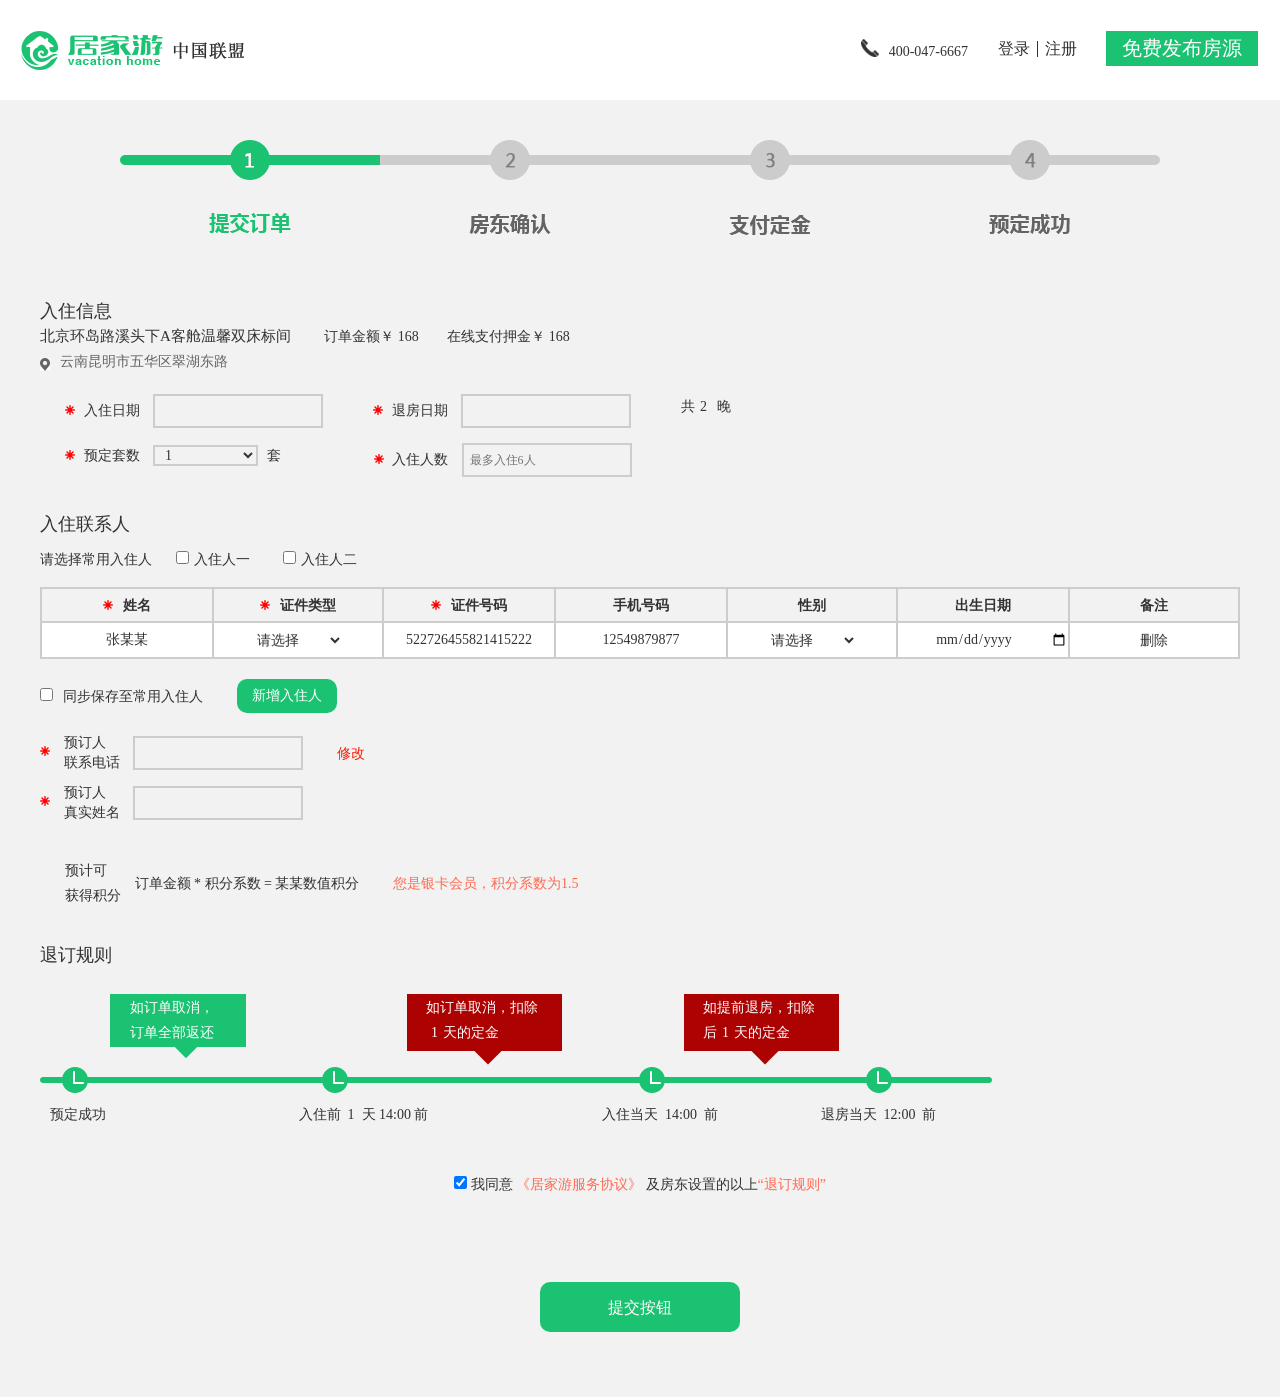
<file: Travel/src/html/order_step1.html>
<!DOCTYPE html>
<html>
<head>
	<meta charset="UTF-8">
	<meta http-equiv = "X-UA-Compatible" cotent = "IE=edge,chrome=1"/>
    <meta name="viewport" content="width=device-width, initial-scale=1, maximum-scale=1, user-scalable=no">
    <meta name="keywords" content="短租房网站，日租房公寓，民宿预定，短租公寓网站，家庭旅馆">
    <meta name="description" content="居家游以礼游天下为理念,提供最全面优质的短租房、民宿、日租房房源,为你带来居家式的服务体验!">
	<title>提交订单-登录</title>
	<!--CSS样式表-->
    <link rel="stylesheet" href="../assets/bootstrap/css/bootstrap.min.css" />
    <link rel="stylesheet" href="../css/reset.css" /><!--公共样式-->
    <link rel="stylesheet" href="../css/header_two.css" /><!--头部-->
    <link rel="stylesheet" href="../css/common.css" /><!--右侧悬浮-->
    <link rel="stylesheet" href="../css/order_step.css" /><!--订单页-->
    <!--JS-->
    <script src="../assets/jquery.min.js"></script>
    <script src="../assets/bootstrap/js/bootstrap.min.js"></script>
	<script src="../js/order_step.js"></script><!--订单页-->
	<script src="../js/Commonality.js"></script><!--控件-->
</head>
<body>
	<!--头部-->
    <div class="header">
        <nav class="navbar">
            <div class="container-fluid clear">
                <div class="navbar-header">
                    <a class="navbar-brand" href="../Index/index.html"><img src="../images/logo1.png" alt="居家游logo"/></a>
                </div>
                <div class="collapse navbar-collapse" id="bs-example-navbar-collapse-1">
                    <!--未登录-->
                    <ul class="nav navbar-nav navbar-right nolink clear">
                    	<li class="service"><a href="javascript:void(0)" target="_blank"><img src="../images/house/header_tell_icon.png" alt="客服电话">400-047-6667</a></li>
                        <li class="login"><a class="dl" href="javascript:void(0)">登录</a><span class="top_line"></span><a class="zc" href="javascript:void(0)">注册</a></li>
                        <li class="house"><a class="release" href="javascript:void(0)" target="_blank">免费发布房源</a></li>
                    </ul>
                    <!--登录-->
                    <ul class="nav navbar-nav navbar-right fk clear">
                    	<li class="service"><a href="javascript:void(0)" target="_blank"><img src="../images/house/header_tell_icon.png" alt="客服电话">400-047-6667</a></li>
                        <li class="user-img"><a href="javascript:void(0)" target="_blank"><img src="../images/user/user_icon.png" alt="用户头像"><span>用户名称</span></a>
                           <ul class="fk-pulldown">
						      <li><a href="javascript:void(0)">我的订单</a></li>
							  <li><a href="javascript:void(0)">聊天记录</a></li>
							  <li><a href="javascript:void(0)">我的收藏</a></li>
							  <li><a href="javascript:void(0)">我的设置</a></li>
                              <li><a class="log-out" href="javascript:void(0)">退出登录</a></li>
						  </ul>
                        </li>
                        <li class="login"><a href="javascript:void(0)" target="_blank">我是房东</a>
                           <ul class="fd-pulldown">
						      <li class="no-dredge"><span>您尚未开通房东功能</span></li>
							  <li><a class="my-dredge" href="javascript:void(0)">我要开通</a></li>
						   </ul>
                           <ul class="fd-dredge">
						      <li><a href="javascript:void(0)">订单管理</a></li>
							  <li><a href="javascript:void(0)">房源管理</a></li>
							  <li><a href="javascript:void(0)">结算管理</a></li>
							  <li><a href="javascript:void(0)">消息管理</a></li>
                              <li><a href="javascript:void(0)">我的评价</a></li>
                              <li><a href="javascript:void(0)">我的设置</a></li>
						  </ul>
                        </li>
                        <li class="house" style="margin-top:5px;"><a class="release" href="javascript:void(0)" target="_blank">免费发布房源</a></li>
                    </ul>
                </div>
            </div>
        </nav>
    </div>
    <!--主体内容-->
    <div class="order-cont">
    	<div class="cont-box">
    		<!--步骤提示图-->
    		<div class="step-box">
		        <div class="img-box">
		            <img src="../images/user/order_steps1.png" alt="提交订单">
		        </div>
		    </div>
		    <!--填写信息-->
		    <form id="" method="post" action="">
		    	<!--入住信息-->
		    	<div class="order-con">
		    		<p class="order-title">入住信息</p>
		    		<p class="order-house">
		    			<span class="room-name">北京环岛路溪头下A客舱温馨双床标间</span>
		    			<span class="">订单金额￥</span>
		    			<span class="order-price">168</span>
		    			<span class="">在线支付押金￥</span>
		    			<span class="">168</span>
		    		</p>
		    		<p class="order-address"><img src="../images/fangyuan_position.png"><span>云南昆明市五华区翠湖东路</span></p>
		    		<div class="order-stayin">
		    			<div class="order-time clear">
		    				<div class="time-list">
		    					<img src="../images/user/bitian_icon.png" alt="必填星号图片">
		    					<span>入住日期</span>
		    					<input class="order-inp" type="text" name="" value=""/>
		    				</div>
		    				<div class="time-list">
		    					<img src="../images/user/bitian_icon.png" alt="必填星号图片">
		    					<span>退房日期</span>
		    					<input class="order-inp" type="text" name="" value=""/>
		    				</div>
		    				<p>共<span class="daycount">2</span>晚</p>
		    			</div>
		    			<div class="order-time clear">
		    				<div class="time-list">
		    					<img src="../images/user/bitian_icon.png" alt="必填星号图片">
		    					<span>预定套数</span>
		    					<select class="order-num">
		    						<option>1</option>
		    						<option>2</option>
		    						<option>3</option>
		    						<option>4</option>
		    						<option>5</option>
		    						<option>6</option>
		    					</select>
		    					<span>套</span>
		    				</div>
		    				<div class="time-list people-num">
		    					<img src="../images/user/bitian_icon.png" alt="必填星号图片">
		    					<span>入住人数</span>
		    					<input class="order-inp people-no" type="text" name="" placeholder="最多入住6人" />
		    				</div>
		    			</div>
		    		</div>
			    </div>
			    <!--入住联系人-->
		    	<div class="order-con">
		    		<p class="order-title">入住联系人</p>
		    		<div class="order-contact">
						<span>请选择常用入住人</span>
						<span class="live-people"><input class="" type="checkbox" name="" value="入住人一">入住人一</span>
						<span><input class="" type="checkbox" name="" value="入住人二">入住人二</span>
		    		</div>
		    		<!--入住人信息-->
		    		<table class="tab-infor" cellspacing="0" cellpadding="0">
		    			<tbody>
		    				<tr>
		    					<th><img src="../images/user/bitian_icon.png" alt="必填星号图片">姓名</th>
		    					<th><img src="../images/user/bitian_icon.png" alt="必填星号图片">证件类型</th>
		    					<th><img src="../images/user/bitian_icon.png" alt="必填星号图片">证件号码</th>
		    					<th>手机号码</th>
		    					<th>性别</th>
		    					<th>出生日期</th>
		    					<th>备注</th>
		    				</tr>
		    				<tr>
		    					<td><input class="name" type="text" value="张某某" /></td>
		    					<td>
		    						<select class="card-type">
			    						<option value="">请选择</option>
			    						<option value="">身份证</option>
			    						<option value="">港澳通行证</option>
			    						<option value="">台湾通行证</option>
			    						<option value="">军官通行证</option>
			    						<option value="">护照</option>
			    					</select>
		    					</td>
		    					<td><input class="card" type="text" value="522726455821415222" /></td>
		    					<td><input class="phone" type="tel" value="12549879877" /></td>
		    					<td>
		    						<select class="sex">
			    						<option>请选择</option>
			    						<option>男</option>
			    						<option>女</option>
			    					</select>
		    					</td>
		    					<td><input type="date" value="" /></td>
		    					<td class="delete"><a class="delete-btn" href="javascript:;">删除</a></td>
		    				</tr>
		    			</tbody>
		    		</table>
		    		<!--新增入住人-->
		    		<div class="add-people">
		    			<span class="sync"><input type="checkbox" name="" value="">同步保存至常用入住人</span>
		    			<a class="add-btn">新增入住人</a>
		    		</div>
		    		<div class="order-people">
		    			<div class="reserve-people">
		    				<img src="../images/user/bitian_icon.png" alt="必填星号图片">
	    					<p><span>预订人</span><span>联系电话</span></p>
	    					<input class="order-inp" type="text" name="" value=""/>
	    					<p><a class="change-num">修改</a><a class="change-off">取消修改</a></p>
	    					
		    			</div>
		    			<div class="reserve-people reserve-code">
	    					<p><span>图片验</span><span>证码</span></p>
	    					<input class="order-inp" type="text" name="" value=""/>
	    					<a class="img-note" href="javascript:;">4562</a>
		    			</div>
		    			<div class="reserve-people reserve-code">
	    					<p><span>短信验</span><span>证码</span></p>
	    					<input class="order-inp" type="text" name="" value=""/>
	    					<a class="get-note" href="javascript:;">获取验证码</a>
		    			</div>
		    			<div class="reserve-people">
		    				<img src="../images/user/bitian_icon.png" alt="必填星号图片">
	    					<p><span>预订人</span><span>真实姓名</span></p>
	    					<input class="order-inp" type="text" name="" value=""/>
		    			</div>
		    		</div>
			    </div>
			    <div class="order-con">
			    	<!--评价送积分-->
		    		<div class="order-integral login-integral">
		    			<p class="expect"><span>预计可</span><span>获得积分</span></p>
		    			<p>订单金额&nbsp;*&nbsp;积分系数&nbsp;=&nbsp;某某数值积分</p>
		    			<p class="new-user">您是银卡会员，积分系数为1.5</p>
		    		</div>
			    </div>
			    <!--退订规则-->
		    	<div class="order-con">
		    		<p class="order-title">退订规则</p>
		    		<!--退订规则描述-->
		    		<div class="refund-box clear">
		    			<div class="rules-1">
                    		<p class="rules-order">如订单取消，</p>
                            <p class="rules-order">订单全部返还</p>
                    	</div>
                    	<div class="rules-2">
                    		<p class="rules-order">如订单取消，扣除</p>
                            <p class="rules-order"><span>1</span>天的定金</p>
                    	</div>
                    	<div class="rules-3">
                    		<p class="rules-order">如提前退房，扣除</p>
                            <p class="rules-order">后<span>1</span>天的定金</p>
                    	</div>
		    			<div><img src="../images/user/riqi_img.png"></div>
		    			<div class="success">
                        	<p>预定成功</p>
                            <p>入住前<span>1</span>天 14:00 前</p>	                            
                            <p>入住当天<span>14:00</span>前</p>
                            <p>退房当天<span>12:00</span>前</p>
                        </div>
		    		</div>
			    </div>	
			    <!--居家游退订协议-->
			    <div class="order-con clear">
			        <span class="agreement">
			            <input type="checkbox" checked="checked" id="affirm" name="affirm">&nbsp;我同意 
			            <a href="javascript:;" target="_blank">《居家游服务协议》</a>
			            <span>及房东设置的以上<a href="javascript:;" target="_blank">“退订规则”</a></span>
			            <div class="hidden" style="display: none;"><span class="icon-wrong"></span>您没有同意小猪网站服务协议及交易规则</div>
			        </span>
			    </div>
			     <!--提交按钮-->
			     <div class="order-con">
			     	<button class="sub-btn" type="submit">提交按钮</button>
			     </div>
		    </form> 
    	</div>
    </div>
</body>
</html>
</file>
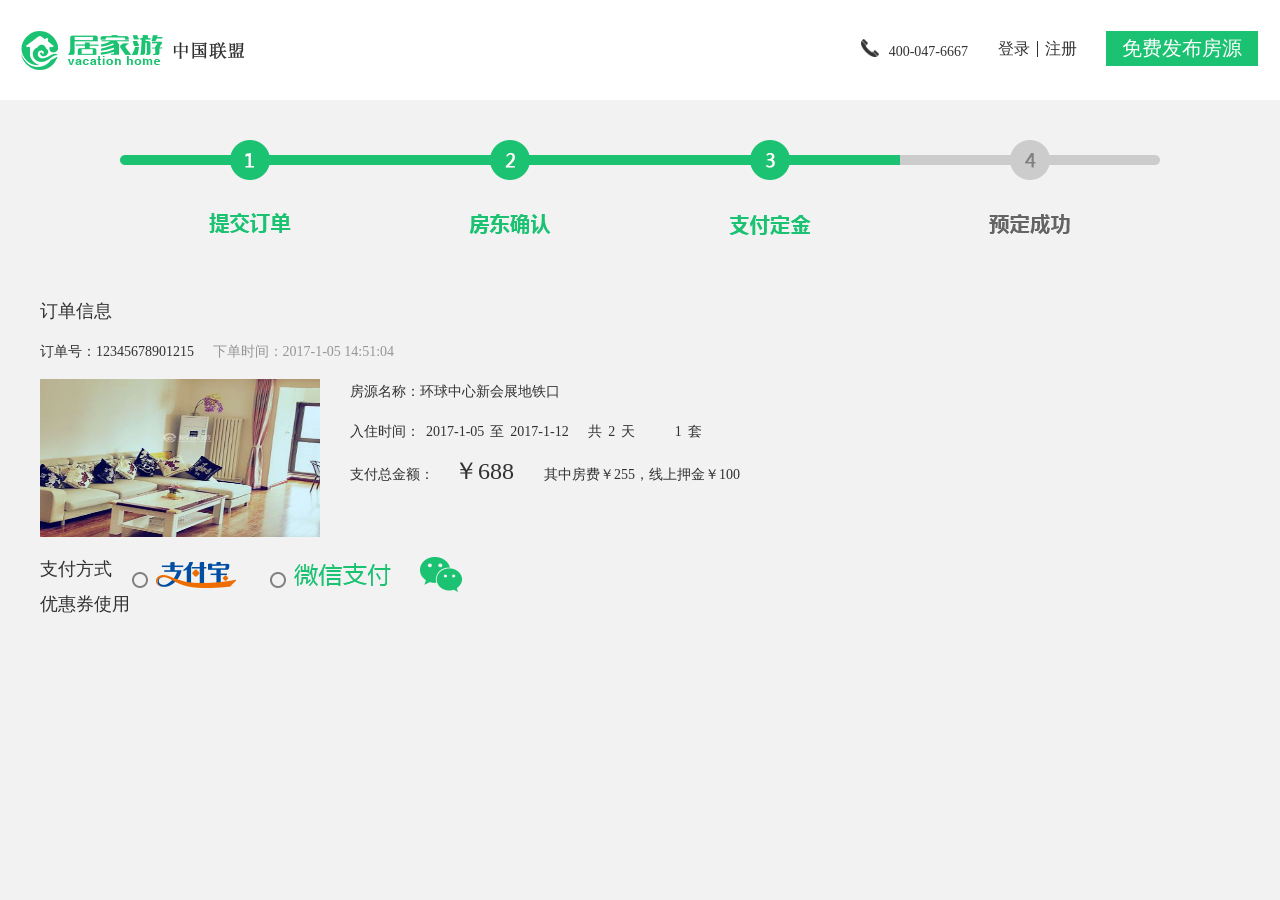
<file: Travel/src/html/order_step3.html>
<!DOCTYPE html>
<html>
<head>
	<meta charset="UTF-8">
	<meta http-equiv = "X-UA-Compatible" cotent = "IE=edge,chrome=1"/>
    <meta name="viewport" content="width=device-width, initial-scale=1, maximum-scale=1, user-scalable=no">
    <meta name="keywords" content="短租房网站，日租房公寓，民宿预定，短租公寓网站，家庭旅馆">
    <meta name="description" content="居家游以礼游天下为理念,提供最全面优质的短租房、民宿、日租房房源,为你带来居家式的服务体验!">
	<title>支付定金</title>
	<!--CSS样式表-->
    <link rel="stylesheet" href="../assets/bootstrap/css/bootstrap.min.css" />
    <link rel="stylesheet" href="../css/reset.css" /><!--公共样式-->
    <link rel="stylesheet" href="../css/header_two.css" /><!--头部-->
    <link rel="stylesheet" href="../css/common.css" /><!--右侧悬浮-->
    <link rel="stylesheet" href="../css/order_step.css" /><!--预定房源-->
    <!--JS-->
    <script src="../assets/jquery.min.js"></script>
    <script src="../assets/bootstrap/js/bootstrap.min.js"></script>
	<script src="../js/order_step.js"></script><!--订单页-->
	<script src="../js/Commonality.js"></script><!--控件-->
  
</head>
<body>
	<!--头部-->
    <div class="header">
        <nav class="navbar">
            <div class="container-fluid clear">
                <div class="navbar-header">
                    <a class="navbar-brand" href="../Index/index.html"><img src="../images/logo1.png" alt="居家游logo"/></a>
                </div>
                <div class="collapse navbar-collapse" id="bs-example-navbar-collapse-1">
                    <!--未登录-->
                    <ul class="nav navbar-nav navbar-right nolink clear">
                    	<li class="service"><a href="javascript:void(0)" target="_blank"><img src="../images/house/header_tell_icon.png" alt="客服电话">400-047-6667</a></li>
                        <li class="login"><a class="dl" href="javascript:void(0)">登录</a><span class="top_line"></span><a class="zc" href="javascript:void(0)">注册</a></li>
                        <li class="house"><a class="release" href="javascript:void(0)" target="_blank">免费发布房源</a></li>
                    </ul>
                    <!--登录-->
                    <ul class="nav navbar-nav navbar-right fk clear">
                    	<li class="service"><a href="javascript:void(0)" target="_blank"><img src="../images/house/header_tell_icon.png" alt="客服电话">400-047-6667</a></li>
                        <li class="user-img"><a href="javascript:void(0)" target="_blank"><img src="../images/user/user_icon.png" alt="用户头像"><span>用户名称</span></a>
                           <ul class="fk-pulldown">
						      <li><a href="javascript:void(0)">我的订单</a></li>
							  <li><a href="javascript:void(0)">聊天记录</a></li>
							  <li><a href="javascript:void(0)">我的收藏</a></li>
							  <li><a href="javascript:void(0)">我的设置</a></li>
                              <li><a class="log-out" href="javascript:void(0)">退出登录</a></li>
						  </ul>
                        </li>
                        <li class="login"><a href="javascript:void(0)" target="_blank">我是房东</a>
                           <ul class="fd-pulldown">
						      <li class="no-dredge"><span>您尚未开通房东功能</span></li>
							  <li><a class="my-dredge" href="javascript:void(0)">我要开通</a></li>
						   </ul>
                           <ul class="fd-dredge">
						      <li><a href="javascript:void(0)">订单管理</a></li>
							  <li><a href="javascript:void(0)">房源管理</a></li>
							  <li><a href="javascript:void(0)">结算管理</a></li>
							  <li><a href="javascript:void(0)">消息管理</a></li>
                              <li><a href="javascript:void(0)">我的评价</a></li>
                              <li><a href="javascript:void(0)">我的设置</a></li>
						  </ul>
                        </li>
                        <li class="house" style="margin-top:5px;"><a class="release" href="javascript:void(0)" target="_blank">免费发布房源</a></li>
                    </ul>
                </div>
            </div>
        </nav>
    </div>
     <!--主体内容-->
    <div class="order-cont">
    	<div class="cont-box">
    		<!--步骤提示图-->
    		<div class="step-box">
		        <div class="img-box">
		            <img src="../images/user/order_steps3.png" alt="支付定金">
		        </div>
		    </div>
		    <!--支付信息-->
		    <form>
		    	<!--订单信息-->
		    	<div class="order-con">
		    		<p class="order-title">订单信息</p>
			    	<!--订单号，时间-->
	            	<div class="order-txt">
	            		<p class="goods-num">订单号：<span style="padding-right:15px;">12345678901215</span></p>
	            		<p class="goods-time">下单时间：<span>2017-1-05 14:51:04</span></p>
	            	</div>
		            <!--预定房源信息-->
		            <div class="order-item">
		            	<div class="order-img"><img src="../images/house/fangyuan_04.png" alt="房源图"></div>
		            	<div class="order-content">
		            		<p><span>房源名称：</span><span>环球中心新会展地铁口</span></p>
		            		<div class="house-time">
		            			<p class="stay-time">入住时间：<span>2017-1-05</span>至<span>2017-1-12</span></p>
		            			<p class="stay-day">共<span>2</span>天</p>
		            			<p class="suite"><span>1</span>套</p>
		            		</div>
		            		<p>支付总金额：<span class="pay-money">￥688</span>其中房费<span class="">￥255</span>，线上押金<span>￥100</span></p>
		            	</div>
		            </div>
		            <!--支付方式-->
		            <div class="pay-house">
		            	<p class="pay-title">支付方式</p>
		            	<div class="pay-rad">
	            			<div class="radio alipay" name="pay" value="支付宝"><ins></ins><span class="alipay-img"><img src="../images/user/zhifubao_icon.png" alt="支付宝"></span></div>
	                        <div class="radio" name="pay" value="微信"><ins></ins><span class="wechat-img"><img src="../images/user/weixinzhifu_icon.png" alt="微信"></span></div>
		            	</div>
		            </div>
			    </div>
			    <!--优惠券-->
		    	<div class="order-con">
		    		<p class="pay-title">优惠券使用</p>			    	
			    </div>
		    </form>
    	</div>
    </div>
</body>
</html>
</file>
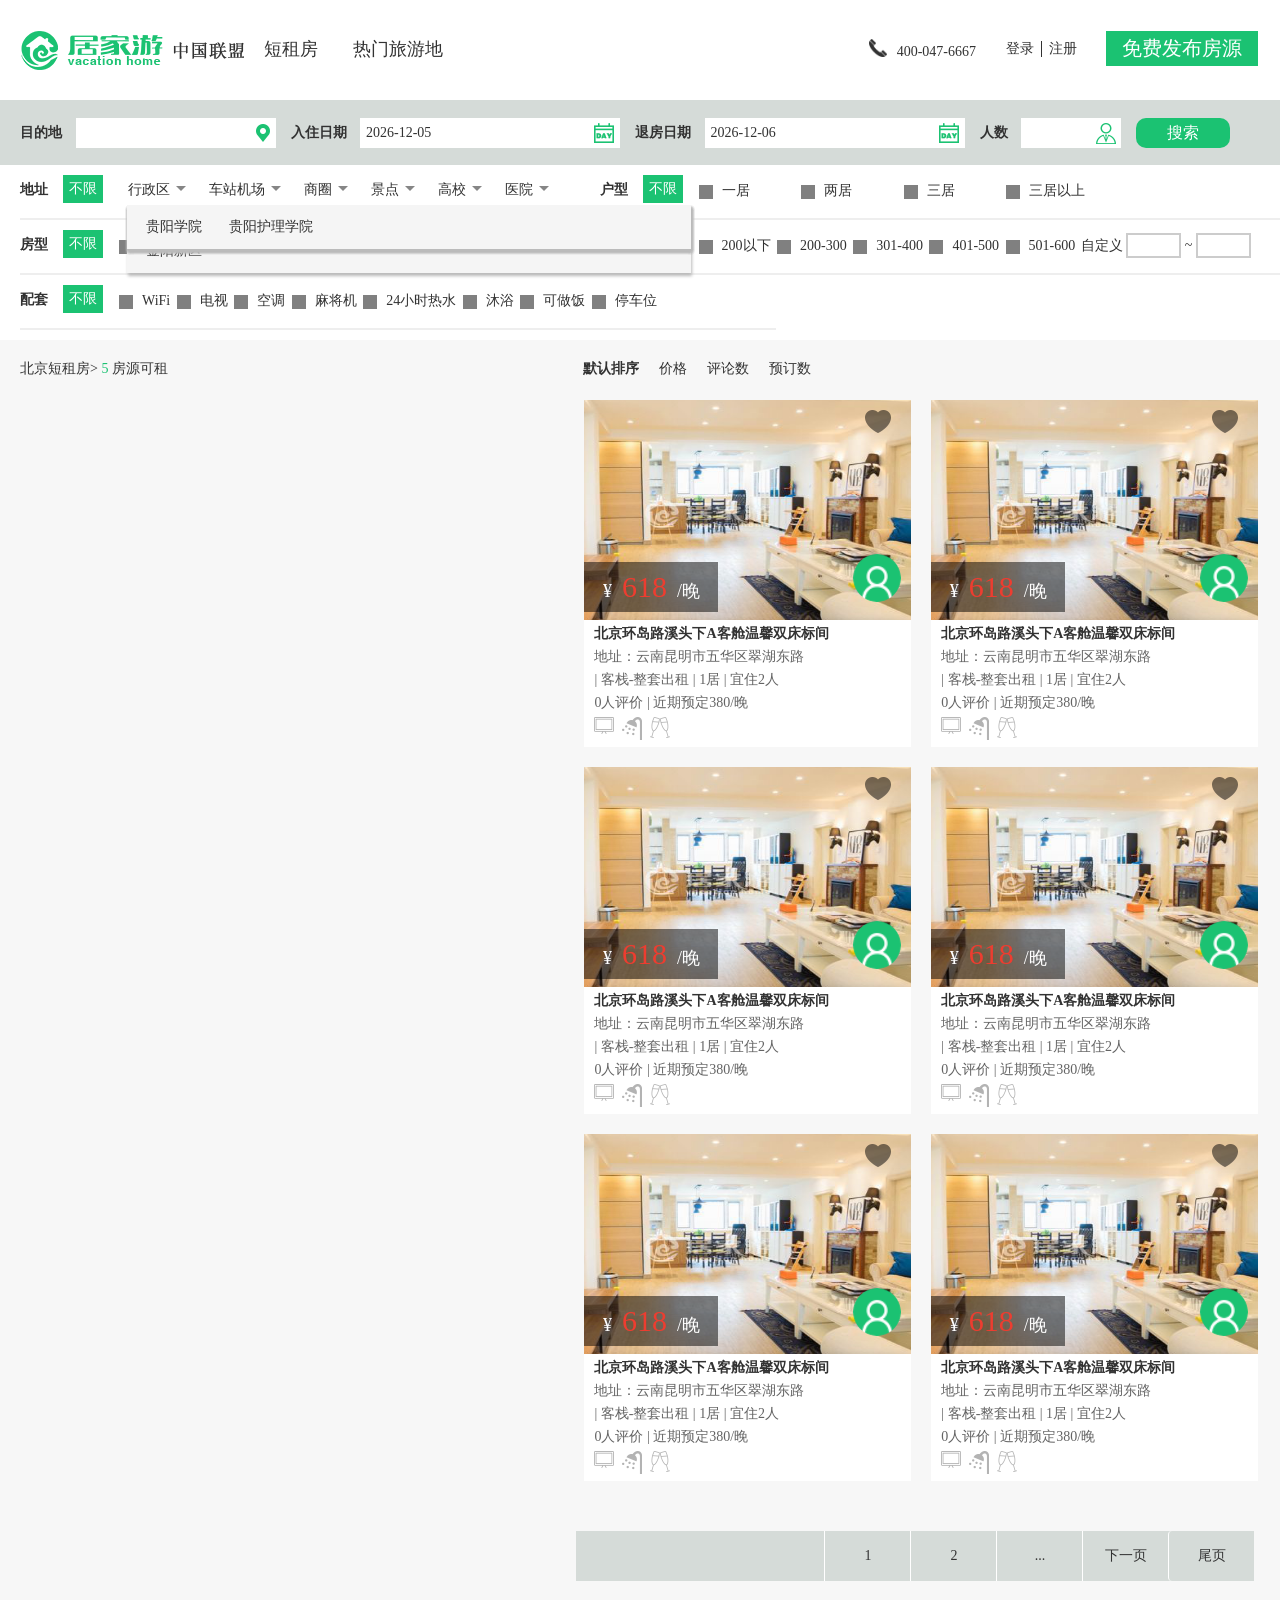
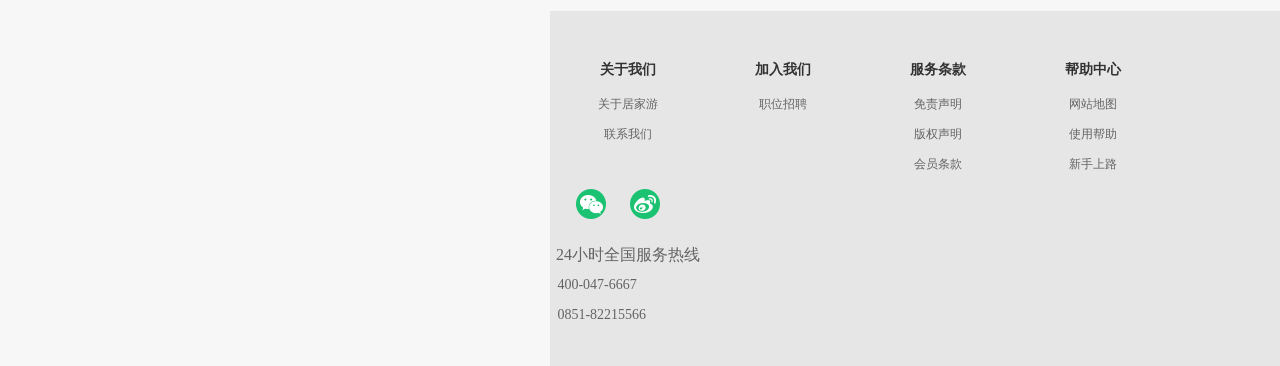
<file: Travel/src/html/search_list.html>
<!DOCTYPE html>
<html>
<head>
	<meta charset="UTF-8">
	<meta http-equiv = "X-UA-Compatible" cotent = "IE=edge,chrome=1"/>
    <meta name="viewport" content="width=device-width, initial-scale=1, maximum-scale=1, user-scalable=no">
    <meta name="keywords" content="短租房网站，日租房公寓，民宿预定，短租公寓网站，家庭旅馆">
    <meta name="description" content="居家游以礼游天下为理念,提供最全面优质的短租房、民宿、日租房房源,为你带来居家式的服务体验!">
	<title>搜索页</title>
	<!--css样式表-->
    <link rel="stylesheet" href="../assets/bootstrap/css/bootstrap.min.css" />
    <link rel="stylesheet" href="../css/reset.css" /><!--公共样式-->
    <link rel="stylesheet" href="../css/header_two.css" /><!--头部-->
    <link rel="stylesheet" href="../css/search_list.css" /><!--搜索页-->
    <link rel="stylesheet" href="../css/search_footer.css" /><!--底部-->
    <link rel="stylesheet" href="../css/citySelector.css" /><!--选择城市和目的地-->
    <link rel="stylesheet" href="../assets/global.css"/><!--入住退房时间-->
    <link rel="stylesheet" href="../assets/jquery.ui.css"  />
    <link rel="stylesheet" href="../assets/css.css"/>
    <link rel="stylesheet" href="../css/common.css" /><!--右侧悬浮-->   
    <!--js-->
    <script src="../assets/jquery.min.js"></script>
    <script src="../assets/bootstrap/js/bootstrap.min.js"></script>
    <script type="text/javascript" src="http://api.map.baidu.com/api?v=1.2&ak=0SVvgq8BvSx7ObWfudubOabkSIuUTWLi"></script>
    <script src="../js/Commonality.js"></script><!--控件-->
    <script>
    	$(function(){
    		//地址
    		$(".tab-box").hide();  //隐藏class名为tab-box的元素
		    $(".address-cont li").hover(function(e) {  //给li悬停事件
				$(this).addClass("cur").siblings().removeClass();  //给当前li添加样式并移除它的兄弟元素的样式
				var index=$(".address-cont li").index(this); //获取当前li的索引
				$(".tab-box").eq(index).show().siblings().hide(); //显示当前li索引下的内容并隐藏兄弟元素下内容
		    },function(){
			    $(".tab-box").hide();  //隐藏class名为tab-box的元素
			    $(this).removeClass("cur");  //移除悬停样式
			});
			
			//设备条件
			var mapTop = $("#condition-box").offset().top;//获取class名为house-condition的距离浏览器顶部高度
			$(window).scroll(function() {
				var obj_height = document.documentElement.scrollTop || document.body.scrollTop; //屏幕、body的高度
			    //当往下拉的高度超出house-condition的高度时浮动跟随显示在浏览器最顶部
				if(obj_height >= 330)
				{
					$("#condition-box").css({"display":"block","position":"fixed","left":"0px","top":"0px","z-index":"10"});//选中设备条件浮动在顶部
					$(".fang-box").addClass("city-real"); //添加房源信息样式
					$(".city-map").addClass("map-fixed"); //添加房源地图定位
					$(".left-list").addClass("left-style");  //添加房源套数样式
					$(".right-list").addClass("right-style");  //添加房源排序样式
					
				}
				else{
				    $("#condition-box").css({"position":"relative","display":"none"});//隐藏
				    $(".fang-box").removeClass("city-real"); //移除房源信息样式
				    $(".city-map").removeClass("map-fixed"); //移除房源地图定位
				    $(".left-list").removeClass("left-style"); //移除房源套数样式
				    $(".right-list").removeClass("right-style"); //移除房源排序样式
				}
				//筛选展开条件
				$("#select-more").click(function(){
					$("html, body").animate({ scrollTop: 0 }, 120); //返回顶部
				})
			});
			
			//收藏
			$(".house-collect").on("click",function(){
				$(".red-love").toggle();
				$(".grey-love").toggle();
			})
			
    	});
    </script>
</head>
<body>
	<!--头部-->
    <div class="header">
        <nav class="navbar">
            <div class="container-fluid">
                <div class="navbar-header">
                    <a class="navbar-brand" href="../Index/index.html"><img src="../images/logo1.png" alt="居家游logo"/></a>
                </div>
                <div class="collapse navbar-collapse" id="bs-example-navbar-collapse-1">
                    <ul class="nav navbar-nav navbar-left">
                       <li><a href="javascript:void(0) fno" target="_blank">短租房</a></li>
                       <li><a href="javascript:void(0)" target="_blank">热门旅游地</a></li>
                    </ul>
                    <ul class="nav navbar-nav navbar-right nolink">
                    	<li class="service"><a href="javascript:void(0)" target="_blank"><img src="../images/house/header_tell_icon.png" alt="客服电话">400-047-6667</a></li>
                        <li class="login"><a class="dl" href="javascript:void(0)">登录</a><span class="top_line"></span><a class="zc" href="javascript:void(0)">注册</a></li>
                        <li class="house"><a class="release" href="javascript:void(0)" target="_blank">免费发布房源</a></li>
                    </ul>
                </div>
            </div>
        </nav>
    </div>
    <!--搜索页内容-->
 	<div class="content">
 		<form id="" action="" method="post" role="form">
 			<!--搜索目的地-->
	 		<div class="search-box">
	 			<div class="search-cont clear">
	 				<div class="form-group">
	 					<label>目的地</label>
                        <input class="sel-city cityinput" id="citySelect" type="text" name="" value="" />
                    </div>
                    <div class="form-group sel-space">
                    	<label>入住日期</label>
						 <input class="sel-time" id="startDate" type="text" name="" value="" readonly/>
					</div>
					<div class="form-group sel-space">
						<label>退房日期</label>
						 <input class="sel-time" id="endDate" type="text" name="" value=""readonly />
					</div>
                    <div class="form-group sel-space">
                    	<label>人数</label>
                        <input class="sel-num" id="" type="text" name="" value="" />
                    </div>
                        <button type="submit" class="sel-space search-btn">搜索</button>
	 			</div>
	 			<!--房源设施筛选-->
	 			<div class="screen-box">
	 				<div class="screen-facility clear">
	 					<!--地址选择-->
	 					<div class="screen-address">
	 						<span class="address-txt">地址</span>
	 						<div class="address-right">
	 							<a class="unlimited" href="javascript:;">不限</a>
	 							<ul class="address-cont clear">
	 								<li class="list-li">行政区<i></i></li>
	 								<li class="list-li">车站机场<i></i></li>
	 								<li class="list-li">商圈<i></i></li>
	 								<li class="list-li">景点<i></i></li>
	 								<li class="list-li">高校<i></i></li>
	 								<li class="list-li">医院<i></i></li>
	 							</ul>	 							
	 						</div>
							<div class="address-tab">
 								<div class="tab-box">
 									<div class="line_box">
 										<span><a>南明</a></span>
 										<span><a>云岩</a></span>
 										<span><a>南明</a></span>
 										<span><a>南明</a></span>
 										<span><a>金阳新区</a></span>
 										<span><a>南明</a></span>
 										<span><a>金阳新区</a></span>
 										<span><a>南明</a></span>
 										<span><a>金阳新区</a></span>
 									</div>
 								</div>
 								<div class="tab-box">
 									<div class="line_box">
 										<span><a>白云汽车站</a></span>
 										<span><a>贵阳西站</a></span>
 									</div>
 								</div>
 								<div class="tab-box">
 									<div class="line_box">
 										<span><a>北京路</a></span>
 										<span><a>喷水池</a></span>
 									</div>
 								</div>
 								<div class="tab-box">
 									<div class="line_box">
 										<span><a>北京路</a></span>
 										<span><a>喷水池</a></span>
 									</div>
 								</div>
 								<div class="tab-box">
 									<div class="line_box">
 										<span><a>白云公园</a></span>
 										<span><a>观山湖公园</a></span>
 									</div>
 								</div>
 								<div class="tab-box">
 									<div class="line_box">
 										<span><a>贵阳学院</a></span>
 										<span><a>贵阳护理学院</a></span>
 									</div>
 								</div>
 							</div>	 						
	 					</div>
	 					<!--户型选择-->
	 					<div class="Door-address">
	 						<span class="address-txt">户型</span>
	 						<div class="address-right">
	 							<a class="unlimited" href="javascript:;">不限</a>
	 							<div class="chk-num sel-door clear">
			                        <div class="checkbox" name="chk" value="一居"><ins></ins><span>一居</span></div>
			                        <div class="checkbox" name="chk" value="两居"><ins></ins><span>两居</span></div>
			                        <div class="checkbox" name="chk" value="三居"><ins></ins><span>三居</span></div>
			                        <div class="checkbox" name="chk" value="四居"><ins></ins><span>三居以上</span></div>
			                    </div>	 						
	 						</div>
	 					</div>
	 				</div>
	 				<div class="screen-facility clear">
	 					<!--房型选择-->
	 					<div class="screen-room">
	 						<span class="address-txt">房型</span>
	 						<div class="address-right">
	 							<a class="unlimited" href="javascript:;">不限</a>
	 							<div class="chk-num sel-room clear">
			                        <div class="checkbox" name="chk" value="公寓"><ins></ins><span>公寓</span></div>
			                        <div class="checkbox" name="chk" value="别墅"><ins></ins><span>别墅</span></div>
			                        <div class="checkbox" name="chk" value="阁楼"><ins></ins><span>阁楼</span></div>
			                        <div class="checkbox" name="chk" value="民居"><ins></ins><span>民居</span></div>
			                        <div class="checkbox tree-house" name="chk" value="树屋"><ins></ins><span>树屋</span></div>
			                        <div class="checkbox rv" name="chk" value="房车"><ins></ins><span>房车</span></div>
			                        <div class="checkbox" name="chk" value="四合院"><ins></ins><span>四合院</span></div>
			                        <div class="checkbox" name="chk" value="客栈"><ins></ins><span>客栈</span></div>
			                    </div>	 						
	 						</div>
	 					</div>
	 					<!--价格选择-->
	 					<div class="Door-address">
	 						<span class="address-txt">价格</span>
	 						<div class="address-right">
	 							<a class="unlimited" href="javascript:;">不限</a>
	 							<div class="chk-num sel-price">
			                        <div class="checkbox" name="chk" value="一居"><ins></ins><span>200以下</span></div>
			                        <div class="checkbox" name="chk" value="两居"><ins></ins><span>200-300</span></div>
			                        <div class="checkbox" name="chk" value="三居"><ins></ins><span>301-400</span></div>
			                        <div class="checkbox" name="chk" value="四居"><ins></ins><span>401-500</span></div>
			                        <div class="checkbox" name="chk" value="四居"><ins></ins><span>501-600</span></div>
			                        <div class="checkbox">
			                        	自定义
			                        	<input class="" type="text" />
			                        	<span class="trans">~</span>
			                        	<input class="" type="text" />
			                        </div>
			                   </div>	             
	 						</div>
	 					</div>	
	 				</div>
	 				<!--配套选择-->
	 				<div class="screen-mating clear">	 					
	 					<div class="mating-cont">
	 						<span class="address-txt">配套</span>
	 						<div class="address-right">
	 							<a class="unlimited" href="javascript:;">不限</a>
	 							<div class="chk-num sel-room">
			                        <div class="checkbox" name="chk" value="WiFi"><ins></ins><span>WiFi</span></div>
			                        <div class="checkbox" name="chk" value="电视"><ins></ins><span>电视</span></div>
			                        <div class="checkbox" name="chk" value="空调"><ins></ins><span>空调</span></div>
			                        <div class="checkbox" name="chk" value="麻将机"><ins></ins><span>麻将机</span></div>
			                        <div class="checkbox" name="chk" value="24小时热水"><ins></ins><span>24小时热水</span></div>
			                        <div class="checkbox" name="chk" value="沐浴"><ins></ins><span>沐浴</span></div>
			                        <div class="checkbox" name="chk" value="可做饭"><ins></ins><span>可做饭</span></div>
			                        <div class="checkbox" name="chk" value="停车位"><ins></ins><span>停车位</span></div>
			                    </div>	 						
	 						</div>
	 					</div>
	 				</div>	 				
	 			</div>
	 		</div>		
 		</form>
 		<!--房源设备条件-->
		<div class="house-condition" id="condition-box">
			<dl class="condition clear">
                <dt class="clear-all" id="clear-select">清除全部条件</dt>
                <dd id="">户型<a href="" class="icon_cancel">x</a></dd>
                <dd id="">设施服务<a href="" class="icon_cancel">x</a></dd>
	        </dl>
	        <div class="select_up" id="select-more" style="display: block;">展开筛选条件&nbsp;∨</div>
		</div>
 		<!--房源信息-->
 		<div class="fang-box">	
 			<div class="house-content">
	 			<!--房源套数和排序方式-->
	 			<div class="house-top">
	 				<div class="left-list">
	 					<span>北京短租房</span>>
	 					<span class="housenum">5</span>
	 					<span>房源可租</span>
	 				</div>
	 				<div class="right-list">
	 					<ul class="sort clear">
	 						<li class="sort-default"><a href="javascript:;">默认排序</a></li>
	 						<li class=""><a href="javascript:;">价格</a></li>
	 						<li class=""><a href="javascript:;">评论数</a></li>
	 						<li class=""><a href="javascript:;">预订数</a></li>
	 					</ul>
	 				</div>
	 			</div>
	 			<!--房源地图-->
	 			<div class="city-map" id="allmap">
	 				
	 			</div>
	 			<!--房源详情内容-->
	 			<div class="city-box">
	 				<div class="city-list">
	 					<ul class="pic-list clear">
	 						<li class="">
	 							<a class="house-collect" href="javascript:;" style="z-index:100;" >
						            <img class="grey-love" src="../images/house/dianzan_moren_icon.png" alt="收藏" >
						            <img class="red-love" src="../images/house/dianzan_dianji_icon.png" alt="收藏" >
					            </a>
	 							<a class="" href="javascript:;" target="_blank"> 
									<div class="house-img">
		                              	<img class="img-1" src="../images/house/fangyuan_09.png" title="北京环岛路溪头下A客舱温馨双床标间" alt="房源图">
		                                <div class="city-txt">
											<p class="city-price">¥<span>618</span>/晚</p>
			                                <img class="user-img" width="48" height="48" lazy_src="finish" src="../images/user/user_icon.png" alt="房东头像">
										</div>
	                                </div>
	                                <div class="city-cont">
	                                	<p class="city-title">北京环岛路溪头下A客舱温馨双床标间</p>
	                                	<p class="">地址：<span>云南昆明市五华区翠湖东路</span></p>
	                                	<p class=""><span>|&nbsp;客栈-整套出租&nbsp;|&nbsp;</span><span>1居&nbsp;|&nbsp;</span></span><span>宜住2人</span></p>
	                                	<p class=""><span>0人评价</span>&nbsp;|&nbsp;近期预定<span>380</span>/晚</p>
	                                	<p class="f-img">
                                            <img src="../css/img/sheshi_dianshi_icon.png" alt="房源设备">
                                            <img src="../css/img/sheshi_linyu_icon.png" alt="房源设备">
                                            <img src="../css/img/sheshi_juhui_icon.png" alt="房源设备">
                                        </p>
	                                </div>
	 							</a>	
	 						</li>
	 						<li class="">
	 							<a class="house-collect" href="javascript:;" style="z-index:100;" onclick="love();" >
						            <img class="" alt="收藏" src="../images/house/dianzan_moren_icon.png">
					            </a>
	 							<a class="" href="javascript:;" target="_blank"> 
									<div class="house-img">
		                              	<img class="img-1" src="../images/house/fangyuan_09.png" title="北京环岛路溪头下A客舱温馨双床标间" alt="房源图" >
		                                <div class="city-txt">
											<p class="city-price">¥<span>618</span>/晚</p>
			                                <img class="user-img" width="48" height="48" lazy_src="finish" src="../images/user/user_icon.png" alt="房东头像">
										</div>
	                                </div>
	                                <div class="city-cont">
	                                	<p class="city-title">北京环岛路溪头下A客舱温馨双床标间</p>
	                                	<p class="">地址：<span>云南昆明市五华区翠湖东路</span></p>
	                                	<p class=""><span>|&nbsp;客栈-整套出租&nbsp;|&nbsp;</span><span>1居&nbsp;|&nbsp;</span></span><span>宜住2人</span></p>
	                                	<p class=""><span>0人评价</span>&nbsp;|&nbsp;近期预定<span>380</span>/晚</p>
	                                	<p class="f-img">
                                            <img src="../css/img/sheshi_dianshi_icon.png">
                                            <img src="../css/img/sheshi_linyu_icon.png">
                                            <img src="../css/img/sheshi_juhui_icon.png">
                                        </p>
	                                </div>
	 							</a>	
	 						</li>
	 						<li class="">
	 							<a class="house-collect" href="javascript:;" style="z-index:100;" onclick="love();" >
						            <img class="" alt="收藏" src="../images/house/dianzan_moren_icon.png">
					            </a>
	 							<a class="" href="javascript:;" target="_blank"> 
									<div class="house-img">
		                              	<img class="img-1" src="../images/house/fangyuan_09.png" title="北京环岛路溪头下A客舱温馨双床标间" alt="房源图" >
		                                <div class="city-txt">
											<p class="city-price">¥<span>618</span>/晚</p>
			                                <img class="user-img" width="48" height="48" lazy_src="finish" src="../images/user/user_icon.png" alt="房东头像">
										</div>
	                                </div>
	                                <div class="city-cont">
	                                	<p class="city-title">北京环岛路溪头下A客舱温馨双床标间</p>
	                                	<p class="">地址：<span>云南昆明市五华区翠湖东路</span></p>
	                                	<p class=""><span>|&nbsp;客栈-整套出租&nbsp;|&nbsp;</span><span>1居&nbsp;|&nbsp;</span></span><span>宜住2人</span></p>
	                                	<p class=""><span>0人评价</span>&nbsp;|&nbsp;近期预定<span>380</span>/晚</p>
	                                	<p class="f-img">
                                            <img src="../css/img/sheshi_dianshi_icon.png">
                                            <img src="../css/img/sheshi_linyu_icon.png">
                                            <img src="../css/img/sheshi_juhui_icon.png">
                                        </p>
	                                </div>
	 							</a>	
	 						</li>
	 						<li class="">
	 							<a class="house-collect" href="javascript:;" style="z-index:100;" onclick="love();" >
						            <img class="" alt="收藏" src="../images/house/dianzan_moren_icon.png">
					            </a>
	 							<a class="" href="javascript:;" target="_blank"> 
									<div class="house-img">
		                              	<img class="img-1" src="../images/house/fangyuan_09.png" title="北京环岛路溪头下A客舱温馨双床标间" alt="房源图">
		                                <div class="city-txt">
											<p class="city-price">¥<span>618</span>/晚</p>
			                                <img class="user-img" width="48" height="48" lazy_src="finish" src="../images/user/user_icon.png" alt="房东头像">
										</div>
	                                </div>
	                                <div class="city-cont">
	                                	<p class="city-title">北京环岛路溪头下A客舱温馨双床标间</p>
	                                	<p class="">地址：<span>云南昆明市五华区翠湖东路</span></p>
	                                	<p class=""><span>|&nbsp;客栈-整套出租&nbsp;|&nbsp;</span><span>1居&nbsp;|&nbsp;</span></span><span>宜住2人</span></p>
	                                	<p class=""><span>0人评价</span>&nbsp;|&nbsp;近期预定<span>380</span>/晚</p>
	                                	<p class="f-img">
                                            <img src="../css/img/sheshi_dianshi_icon.png">
                                            <img src="../css/img/sheshi_linyu_icon.png">
                                            <img src="../css/img/sheshi_juhui_icon.png">
                                        </p>
	                                </div>
	 							</a>	
	 						</li>
	 						<li class="">
	 							<a class="house-collect" href="javascript:;" style="z-index:100;" onclick="love();" >
						            <img class="" alt="收藏" src="../images/house/dianzan_moren_icon.png">
					            </a>
	 							<a class="" href="javascript:;" target="_blank"> 
									<div class="house-img">
		                              	<img class="img-1" src="../images/house/fangyuan_09.png" title="北京环岛路溪头下A客舱温馨双床标间" alt="房源图">
		                                <div class="city-txt">
											<p class="city-price">¥<span>618</span>/晚</p>
			                                <img class="user-img" width="48" height="48" lazy_src="finish" src="../images/user/user_icon.png" alt="房东头像">
										</div>
	                                </div>
	                                <div class="city-cont">
	                                	<p class="city-title">北京环岛路溪头下A客舱温馨双床标间</p>
	                                	<p class="">地址：<span>云南昆明市五华区翠湖东路</span></p>
	                                	<p class=""><span>|&nbsp;客栈-整套出租&nbsp;|&nbsp;</span><span>1居&nbsp;|&nbsp;</span></span><span>宜住2人</span></p>
	                                	<p class=""><span>0人评价</span>&nbsp;|&nbsp;近期预定<span>380</span>/晚</p>
	                                	<p class="f-img">
                                            <img src="../css/img/sheshi_dianshi_icon.png">
                                            <img src="../css/img/sheshi_linyu_icon.png">
                                            <img src="../css/img/sheshi_juhui_icon.png">
                                        </p>
	                                </div>
	 							</a>	
	 						</li>
	 						<li class="">
	 							<a class="house-collect" href="javascript:;" style="z-index:100;" onclick="love();" >
						            <img class="" alt="收藏" src="../images/house/dianzan_moren_icon.png">
					            </a>
	 							<a class="" href="javascript:;" target="_blank"> 
									<div class="house-img">
		                              	<img class="img-1" src="../images/house/fangyuan_09.png" title="北京环岛路溪头下A客舱温馨双床标间" alt="房源图">
		                                <div class="city-txt">
											<p class="city-price">¥<span>618</span>/晚</p>
			                                <img class="user-img" width="48" height="48" lazy_src="finish" src="../images/user/user_icon.png" alt="房东头像">
										</div>
	                                </div>
	                                <div class="city-cont">
	                                	<p class="city-title">北京环岛路溪头下A客舱温馨双床标间</p>
	                                	<p class="">地址：<span>云南昆明市五华区翠湖东路</span></p>
	                                	<p class=""><span>|&nbsp;客栈-整套出租&nbsp;|&nbsp;</span><span>1居&nbsp;|&nbsp;</span></span><span>宜住2人</span></p>
	                                	<p class=""><span>0人评价</span>&nbsp;|&nbsp;近期预定<span>380</span>/晚</p>
	                                	<p class="f-img">
                                            <img src="../css/img/sheshi_dianshi_icon.png">
                                            <img src="../css/img/sheshi_linyu_icon.png">
                                            <img src="../css/img/sheshi_juhui_icon.png">
                                        </p>
	                                </div>
	 							</a>	
	 						</li>
	 						
	 					</ul>
	 					<!--分页-->
					    <ul class="pagination">		
							<li class=""><a href="#">尾页</a></li>
							<li class=""><a href="#">下一页</a></li>
							<li><a href="#">...</a></li>
							<li><a href="#">2</a></li>
							<li><a href="#">1</a></li>
						</ul>
	 				</div>
				    <!--底部内容-->
				    <div class="footer_box">
				        <div class="footer_wrap">
				            <div class="footer_row">
				                <ul class="footer_row_ul">
				                    <li><p>关于我们</p></li>
				                    <li><a href="javascript:void(0);" target="_blank">关于居家游</a></li>
				                    <li><a href="javascript:void(0);" target="_blank">联系我们</a></li>
				                </ul>
				                <ul class="footer_row_ul">
				                    <li><p>加入我们</p></li>
				                    <li><a href="javascript:void(0);" target="_blank">职位招聘</a></li>
				                </ul>
				                <ul class="footer_row_ul">
				                    <li><p>服务条款</p></li>
				                    <li><a href="javascript:void(0);" target="_blank">免责声明</a></li>
				                    <li><a href="javascript:void(0);" target="_blank">版权声明</a></li>
				                    <!--<li><a href="/article/detail/id/15.html" target="_blank">社区指南</a></li>-->
				                    <li><a href="javascript:void(0);" target="_blank">会员条款</a></li>
				                </ul>
				                <ul class="footer_row_ul">
				                    <li><p>帮助中心</p></li>
				                    <li><a href="javascript:void(0);" target="_blank">网站地图 </a></li>
				                    <li><a href="javascript:void(0);" target="_blank">使用帮助 </a></li>
				                    <li><a href="javascript:void(0);" target="_blank">新手上路 </a></li>
				                </ul>
				                <ul class="footer_row_ul">
				                    <li class="we">
				                        <a class="WeCha" href="javascript:void(0)" target="_blank"><img src="../images/index/weixin_icon.png" alt="居家游微信公众号"><div class="footer_er"></div></a>
				                        <a href="http://weibo.com/jujiayou" target="_blank"><img src="../images/index/sina_icon.png" alt="居家游微博"></a>
				                    </li>
				                    <li><span class="hot24">24小时全国服务热线</span></li>
				                    <li><span class="phone">400-047-6667</span><span class="phone">0851-82215566</span></li>
				                </ul>        
				            </div>
				            <div class="footer_end">
				                <dl class="city-nav">
				                    <dt>热门城市：</dt>
				                    <dd>
				                        <a href="javascript:void(0)" target="_blank">贵阳短租房</a>
				                        <a href="javascript:void(0)" target="_blank">上海短租房</a>
				                        <a href="javascript:void(0)" target="_blank">武汉短租房</a>
				                        <a href="javascript:void(0)" target="_blank">成都短租房</a>
				                        <a href="javascript:void(0)" target="_blank">重庆短租房</a>
				                        <a href="javascript:void(0)" target="_blank">广州短租房</a>
				                        <a href="javascript:void(0)" target="_blank">西安短租房</a>
				                        <a href="javascript:void(0)" target="_blank">北京短租房</a>
				                        <a href="javascript:void(0)" target="_blank">南京短租房</a>
				                        <a href="javascript:void(0)" target="_blank">杭州短租房</a>
				                    </dd>
				                </dl>
				                <p>地址：贵州省贵阳市观山湖区高新区管委会都匀路89号金利大厦A栋2楼</p>
				                <p>Copyright © 2016 Jujiayou All Rights Reserved
				                    <a href="http://www.miitbeian.gov.cn/" hidefocus="true" target="_blank"> &nbsp;黔ICP备16001483号-1</a>
				                </p>
				            </div>
				        </div>
				    </div> 
					 				
	 			</div>
 			</div>
 		</div>
 	</div>
    <script type="text/javascript" src="../js/citySelector.js"></script> <!--选择城市-->
    <script src="../assets/jquery.ui.js"></script><!--入住退房时间-->
	<script src="../assets/moment.min.js"></script>
	<script src="../assets/hotel.search.js"></script>
	<script src="../assets/stay.js"></script>
</body>
</html>
</file>
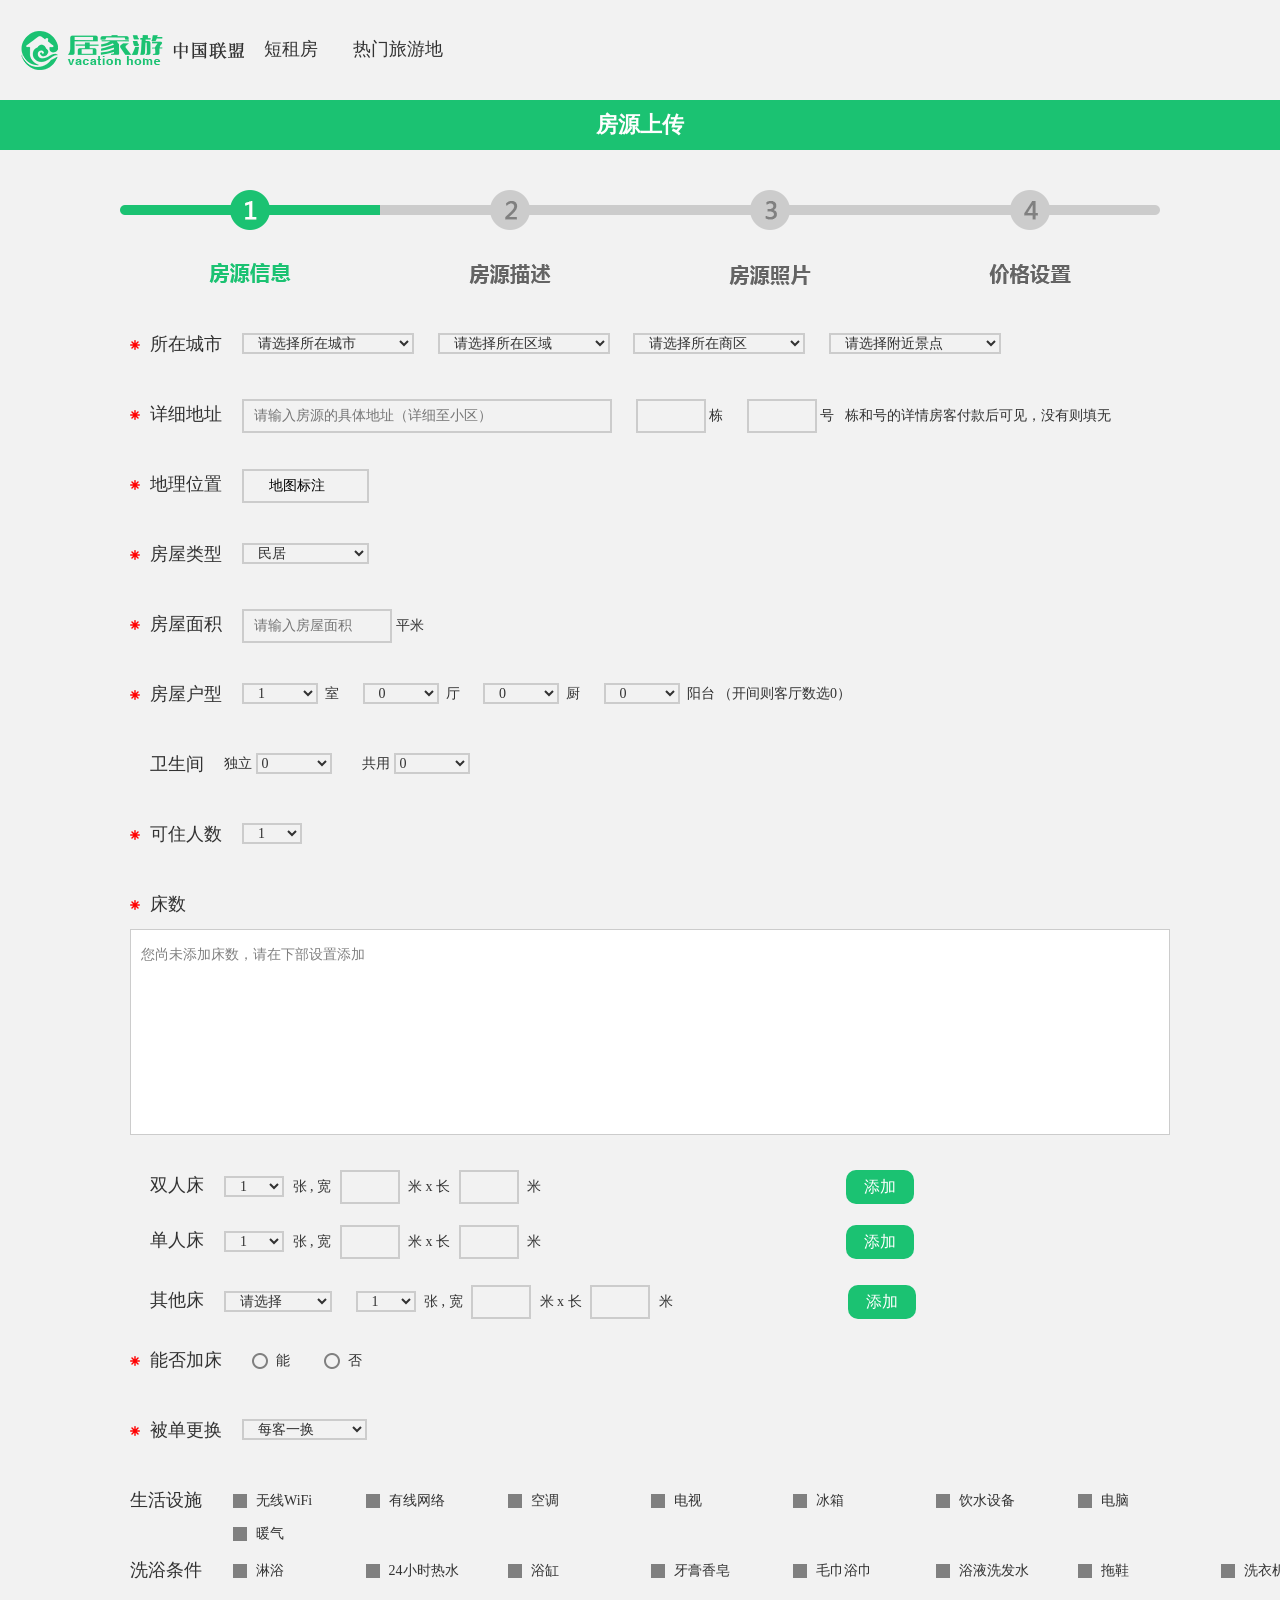
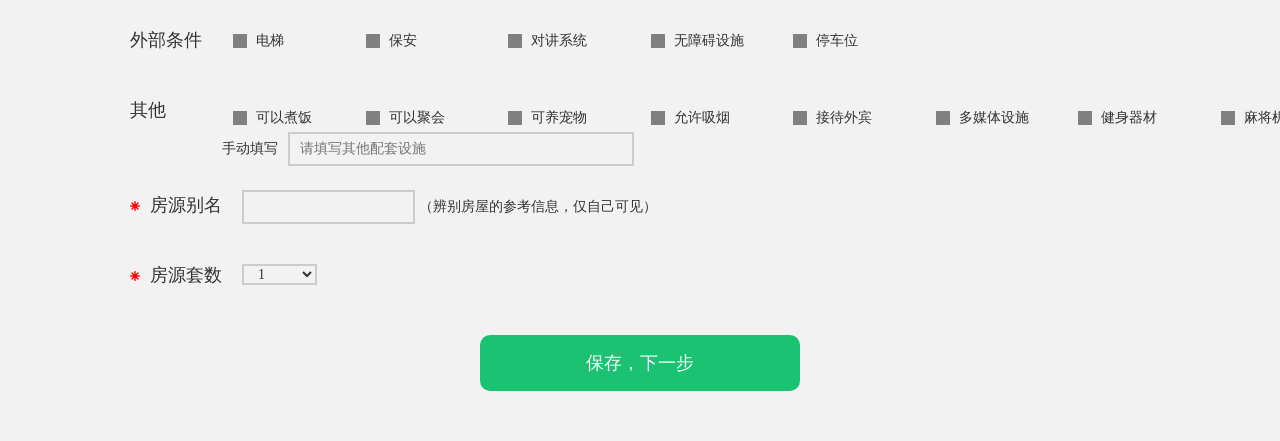
<file: Travel/src/html/Upload_step1.html>
<!DOCTYPE html>
<html>
<head>
    <meta charset="UTF-8">
    <meta http-equiv="x-ua-compatible" content="IE=9" >
    <meta name="viewport" content="width=device-width, initial-scale=1, maximum-scale=1, user-scalable=no">
    <meta name="keywords" content="短租房网站，日租房公寓，民宿预定，短租公寓网站，家庭旅馆">
    <meta name="description" content="居家游以礼游天下为理念,提供最全面优质的短租房、民宿、日租房房源,为你带来居家式的服务体验!">
    <title>房源信息</title>
    <!--CSS样式表-->
    <link rel="stylesheet" href="../assets/bootstrap/css/bootstrap.min.css" />
    <link rel="stylesheet" href="../css/reset.css" /><!--公共样式-->
    <link rel="stylesheet" href="../css/header_two.css" /><!--头部-->
    <link rel="stylesheet" href="../css/fd_step.css" /><!--房源上传-->
    <link rel="stylesheet" href="http://api.map.baidu.com/library/SearchInfoWindow/1.5/src/SearchInfoWindow_min.css" />
    <!--JS-->
    <script type="text/javascript" src="http://api.map.baidu.com/api?v=2.0&ak=0SVvgq8BvSx7ObWfudubOabkSIuUTWLi"></script>
    <script type="text/javascript" src="http://api.map.baidu.com/library/SearchInfoWindow/1.5/src/SearchInfoWindow_min.js"></script>
    <script src="../assets/jquery.min.js"></script>
    <script src="../assets/bootstrap/js/bootstrap.min.js"></script>
	<script src="../js/house_step.js"></script><!--房源上传-->
<body>
    <div class="header">
        <nav class="navbar">
            <div class="container-fluid">
                <div class="navbar-header">
                    <a class="navbar-brand" href="../Index/index.html"><img src="../images/logo1.png" alt="居家游logo"/></a>
                </div>
                <div class="collapse navbar-collapse" id="bs-example-navbar-collapse-1">
                    <ul class="nav navbar-nav navbar-left">
                       <li><a href="javascript:void(0) fno" target="_blank">短租房</a></li>
                       <li><a href="javascript:void(0)" target="_blank">热门旅游地</a></li>
                    </ul>
                </div>
            </div>
        </nav>
    </div>
    <div class="house-title">房源上传</div>
    <div class="progress_box">
        <div class="img-box">
            <img src="../images/user/step_01.png" alt="房源信息">
        </div>
    </div>
    <div class="content">
      <form method="post">
        <div class="house-infor">
            <dl class="homesInfo">
            	<dt><span class="mandatory"><img src="../images/user/bitian_icon.png" alt="必填项图片"></span><span class="house">所在城市</span></dt>
                <dd>
                	<select id="region_id1" class="distance largeSelect" name="region_id1">
						<option value="请选择所在城市">请选择所在城市</option>
					</select>
                    <select id="region_id2" class="distance largeSelect" name="region_id2">
						<option value="请选择所在区域">请选择所在区域</option>
					</select>
                    <select id="region_id3" class="distance largeSelect" name="region_id3">
						<option value="请选择所在商区">请选择所在商区</option>
					</select>
                    <select id="region_id4" class="distance largeSelect" name="region_id4">
						<option value="请选择附近景点">请选择附近景点</option>
					</select>
                </dd>
                <span class="sel-word sel-city"></span>
            </dl>
            <dl class="homesInfo">
            	<dt><span class="mandatory"><img src="../images/user/bitian_icon.png" alt="必填项图片"></span><span class="house">详细地址</span></dt>
                <dd>
                	<input type="text" class="distance house-address" placeholder="请输入房源的具体地址（详细至小区）">
                    <input type="text" class="distance house-building" name=""> 栋
                    <input type="text" class="distance house-building" id="house-no"> 号
                    &nbsp;&nbsp;栋和号的详情房客付款后可见，没有则填无
                </dd>
                <span class="sel-word specific-address"></span>
                <span class="address-word"></span>
            </dl>
            <dl class="homesInfo">
            	<dt><span class="mandatory"><img src="../images/user/bitian_icon.png" alt="必填项图片"></span><span class="house">地理位置</span></dt>
                <dd>
                	<input type="text" class="distance house-map" value="地图标注" readonly>
                </dd>
                <span class="sel-word map"></span>
                <div class="popup-map">
                	<div class="popup-map-box">
                		<span class="span">所在位置</span>
                		<input class="ipt1" type="text" />
                		<input class="analysis" type="button" value="解析位置" />
                		<input class="confirm" type="button" value="确定位置" />
                		<div class="hint">提示:可用鼠标拖动地图调整定位点</div>
                		<img class="map-del" src="../images/guanbi_icon_ditu.png"/>
                	</div>
                	<div class="popup-map-box1" id="allmap">
                		
                	</div>
                </div>
            </dl>
            <dl class="homesInfo">
            	<dt><span class="mandatory"><img src="../images/user/bitian_icon.png" alt="必填项图片"></span><span class="house">房屋类型</span></dt>
                <dd>
                	<select id="" class="distance house-type" name="">
						<option value="民居">民居</option>
                        <option value="公寓">公寓</option>
                        <option value="独栋别墅">独栋别墅</option>
                        <option value="客栈">客栈</option>
                        <option value="阁楼">阁楼</option>
                        <option value="四合院">四合院</option>
                        <option value="海边小屋">海边小屋</option>
                        <option value="林间小屋">林间小屋</option>
                        <option value="豪宅">豪宅</option>
                        <option value="城堡">城堡</option>
                        <option value="树屋">树屋</option>
                        <option value="船舱">船舱</option>
					</select>
                </dd>
            </dl>
            <dl class="homesInfo">
            	<dt><span class="mandatory"><img src="../images/user/bitian_icon.png" alt="必填项图片"></span><span class="house">房屋面积</span></dt>
                <dd>
                	<input class="distance house-area" type="text" placeholder="请输入房屋面积"> 平米
                </dd>
                <span class="sel-word area"></span>
            </dl>
            <dl class="homesInfo">
            	<dt><span class="mandatory"><img src="../images/user/bitian_icon.png" alt="必填项图片"></span><span class="house">房屋户型</span></dt>
                <dd>
                	<select id="room" class="distance Door " name="">
						<!--<option value="0">0</option>-->
                        <option value="1">1</option>
                        <option value="2">2</option>
                        <option value="3">3</option>
                        <option value="4">4</option>
                        <option value="5">5</option>
                        <option value="6">6</option>
                        <option value="7">7</option>
                        <option value="8">8</option>
                        <option value="9">9</option>
                        <option value="10">9+</option>
					</select>室
                    <select id="" class="distance Door" name="">
						<option value="0">0</option>
                        <option value="1">1</option>
                        <option value="2">2</option>
                        <option value="3">3</option>
                        <option value="4">4</option>
                        <option value="5">5</option>
                        <option value="6">6</option>
                        <option value="7">7</option>
                        <option value="8">8</option>
                        <option value="9">9</option>
                        <option value="10">9+</option>
					</select>厅
                    <select id="" class="distance Door" name="">
						<option value="0">0</option>
                        <option value="1">1</option>
                        <option value="2">2</option>
                        <option value="3">3</option>
                        <option value="4">4</option>
                        <option value="5">5</option>
                        <option value="6">6</option>
                        <option value="7">7</option>
                        <option value="8">8</option>
                        <option value="9">9</option>
                        <option value="10">9+</option>
					</select>厨
                    <select id="" class="distance Door" name="">
						<option value="0">0</option>
                        <option value="1">1</option>
                        <option value="2">2</option>
                        <option value="3">3</option>
                        <option value="4">4</option>
                        <option value="5">5</option>
                        <option value="6">6</option>
                        <option value="7">7</option>
                        <option value="8">8</option>
                        <option value="9">9</option>
                        <option value="10">9+</option>
					</select>阳台 （开间则客厅数选0）
                </dd>
                <span class="sel-word door-model"></span>
            </dl>
            <dl class="homesInfo" style="margin-left: 20px;">
            	<dt><span class="house">卫生间</span></dt>
                <dd>
                    <span class="toilet-word">独立</span>
                	<select id="" class="toilet Door" name="">
						<option value="0">0</option>
                        <option value="1">1</option>
                        <option value="2">2</option>
                        <option value="3">3</option>
                        <option value="4">4</option>
                        <option value="5">5</option>
                        <option value="6">6</option>
                        <option value="7">7</option>
                        <option value="8">8</option>
                        <option value="9">9</option>
                        <option value="10">9+</option>
					</select>
                    <span class="toilet-word">共用</span>
                    <select id="" class="toilet Door" name="">
						<option value="0">0</option>
                        <option value="1">1</option>
                        <option value="2">2</option>
                        <option value="3">3</option>
                        <option value="4">4</option>
                        <option value="5">5</option>
                        <option value="6">6</option>
                        <option value="7">7</option>
                        <option value="8">8</option>
                        <option value="9">9</option>
                        <option value="10">9+</option>
					</select>
                </dd>
            </dl>
            <dl class="homesInfo">
            	<dt><span class="mandatory"><img src="../images/user/bitian_icon.png" alt="必填项图片"></span><span class="house">可住人数</span></dt>
                <dd>
                	<select id="people-num" class="distance people-num" name="">
                       <!-- <option value="0">0</option>-->
                        <option value="1">1</option>
                        <option value="2">2</option>
                        <option value="3">3</option>
                        <option value="4">4</option>
                        <option value="5">5</option>
                        <option value="6">6</option>
                        <option value="7">7</option>
                        <option value="8">8</option>
                        <option value="9">9</option>
                        <option value="10">9+</option>
					</select>
                </dd>
                <span class="sel-word live-num"></span>
            </dl>
            <dl class="homesInfo bed">
            	<dt><span class="mandatory"><img src="../images/user/bitian_icon.png" alt="必填项图片"></span><span class="house">床数</span></dt>
                <dd>
                	<div class="bed-num" id="bed-num">
                    	<span class="set-add">您尚未添加床数，请在下部设置添加</span>
                    	<ul class="bed-details">
                        </ul>
                    </div>
                </dd>
                <span class="sel-word addword"></span>
            </dl>
            <dl class="homesInfo double">
            	<dt><span class="mandatory"></span><span class="bedfont" id="DTitle">双人床</span></dt>
                <dd>
                	<select id="Dpiece" class="distance double-bed" name="">
                        <option value="1">1</option>
                        <option value="2">2</option>
                        <option value="3">3</option>
                        <option value="4">4</option>
                        <option value="5">5</option>
                        <option value="6">6</option>
                        <option value="7">7</option>
                        <option value="8">8</option>
                        <option value="9">9</option>
                        <option value="10">9+</option>
					</select> 
                    <span class="bed-word">张 , 宽</span>
                    <input class="double-bed" id="Dwide" type="text">
                    <span class="bed-word">米 x 长</span>
                    <input class="double-bed" id="Dlength" type="text">
                    <span class="bed-word">米</span>
                </dd>
                <dd class="bed-right">
                    <button class="add-btn" id="D-btn" type="button" >添加</button>
                    <span class="add-word" id="add-prompt"></span>
                </dd>
            </dl>
            <dl class="homesInfo single">
            	<dt><span class="mandatory"></span><span class="bedfont" id="Stitle">单人床</span></dt>
                <dd>
                	<select id="Spiece" class="distance double-bed single-bed" name="">
                        <option value="1">1</option>
                        <option value="2">2</option>
                        <option value="3">3</option>
                        <option value="4">4</option>
                        <option value="5">5</option>
                        <option value="6">6</option>
                        <option value="7">7</option>
                        <option value="8">8</option>
                        <option value="9">9</option>
                        <option value="10">9+</option>
					</select>
                    <span class="bed-word">张 , 宽</span>
                    <input class="double-bed" id="Swide" type="text">
                    <span class="bed-word">米 x 长</span>
                     <input class="double-bed" id="Slength" type="text">
                    <span class="bed-word">米</span>
                </dd>
                <dd class="bed-right">
                    <button class="add-btn" id="S-btn" type="button" >添加</button>
                    <span class="add-word" id="single-prompt"></span>
                </dd>
            </dl>
            <dl class="homesInfo otherbeds">
            	<dt><span class="mandatory"></span><span class="bedfont">其他床</span></dt>
                <dd>
                	<select class="distance other-bed" id="other-bed" name="obed">
						<option value="请选择">请选择</option>
                        <option value="儿童床">儿童床</option>
                        <option value="婴儿床">婴儿床</option>
                        <option value="双层床">双层床</option>
                        <option value="单人沙发床">单人沙发床</option>
                        <option value="双人沙发床">双人沙发床</option>
                        <option value="圆床">圆床</option>
                        <option value="榻榻床">榻榻床</option>
					</select>
                	<select id="Opiece" class="distance single-bed double-bed" name="">
                        <option value="1">1</option>
                        <option value="2">2</option>
                        <option value="3">3</option>
                        <option value="4">4</option>
                        <option value="5">5</option>
                        <option value="6">6</option>
                        <option value="7">7</option>
                        <option value="8">8</option>
                        <option value="9">9</option>
                        <option value="10">9+</option>
					</select>
                    <span class="bed-word">张 , 宽</span>
                    <input class="double-bed" id="Owide" type="text">
                    <span class="bed-word">米 x 长</span>
                    <input class="double-bed" id="Olength" type="text">
                    <span class="bed-word">米</span>
                </dd>
                <dd class="other-right">
                    <button class="add-btn" id="O-btn" type="button" >添加</button>
                    <span class="add-word" id="other-prompt"></span>
                </dd>
            </dl>
            <dl class="homesInfo">
           	  <dt><span class="mandatory"><img src="../images/user/bitian_icon.png" alt="必填项图片"></span><span class="house">能否加床</span></dt>
                <dd>
                    <div class="radio distance bed-checked" name="bedWhether" value="能"><ins></ins><span>能</span></div>
                    <div class="radio distance bed-checked" name="bedWhether" value="否"><ins></ins><span>否</span></div>
                </dd>
            </dl>
            
            <dl class="homesInfo">
            	<dt><span class="mandatory"><img src="../images/user/bitian_icon.png" alt="必填项图片"></span><span class="house">被单更换</span></dt>
                <dd>
                	<select id="" class="distance Sheets-replace" name="">
						<option value="每客一换">每客一换</option>
                        <option value="每日一换">每日一换</option>
					</select>
                </dd>
            </dl>
            <dl class="homesInfo">
            	<dt><span class="house">生活设施</span></dt>
                <dd>
                    <div class="Liveing">
                    	<div class="checkbox distance" name="chk" value="无线WiFi"><ins></ins><span>无线WiFi</span></div>
                        <div class="checkbox network" name="chk" value="有线网络"><ins></ins><span>有线网络</span></div>
                        <div class="checkbox conditioning" name="chk" value="空调"><ins></ins><span>空调</span></div>
                        <div class="checkbox tv" name="chk" value="电视"><ins></ins><span>电视</span></div>
                        <div class="checkbox refrigerator" name="chk" value="冰箱"><ins></ins><span>冰箱</span></div>
                        <div class="checkbox Drinking" name="chk" value="饮水设备"><ins></ins><span>饮水设备</span></div>
                        <div class="checkbox computer" name="chk" value="电脑"><ins></ins><span>电脑</span></div>
                        <div class="checkbox heating" name="chk" value="暖气"><ins></ins><span>暖气</span></div>
                    </div>
                </dd>
            </dl>
            <dl class="homesInfo">
            	<dt><span class="house">洗浴条件</span></dt>
                <dd>
                    <div class="Wash">
                        <div class="checkbox distance" name="chk" value="淋浴"><ins></ins><span>淋浴</span></div>
                        <div class="checkbox hot-water" name="chk" value="24小时热水"><ins></ins><span>24小时热水</span></div>
                        <div class="checkbox bathtub" name="chk" value="浴缸"><ins></ins><span>浴缸</span></div>
                        <div class="checkbox Toothpaste" name="chk" value="牙膏香皂"><ins></ins><span>牙膏香皂</span></div>
                        <div class="checkbox Towels" name="chk" value="毛巾浴巾"><ins></ins><span>毛巾浴巾</span></div>
                        <div class="checkbox shampoo" name="chk" value="浴液洗发水"><ins></ins><span>浴液洗发水</span></div>
                        <div class="checkbox slippers" name="chk" value="拖鞋"><ins></ins><span>拖鞋</span></div>
                        <div class="checkbox machine" name="chk" value="洗衣机"><ins></ins><span>洗衣机</span></div>
                    </div>
                </dd>
            </dl>
            <dl class="homesInfo">
            	<dt><span class="house">外部条件</span></dt>
                <dd>
                    <div class="external">
                        <div class="checkbox distance" name="chk" value="电梯"><ins></ins><span>电梯</span></div>
                        <div class="checkbox guard" name="chk" value="保安"><ins></ins><span>保安</span></div>
                        <div class="checkbox intercom" name="chk" value="对讲系统"><ins></ins><span>对讲系统</span></div>
                        <div class="checkbox facilities" name="chk" value="无障碍设施"><ins></ins><span>无障碍设施</span></div>
                        <div class="checkbox parking-space" name="chk" value="停车位"><ins id="parking-space"></ins><span>停车位</span></div>
                        <label class="parking  park-hide">停车费</label>
                        <label class="fee park-hide"><input class="fee-day" id="" type="text" name=""> /天</label>
                        <span class="distanc park-hide" style="color:#f00;"> 不填写表示不收费</span>
                    </div>
                </dd>
            </dl>
             <dl class="homesInfo">
            	<dt><span class="house">其他</span></dt>
                <dd>
                    <div class="other-con">
                        <div class="checkbox cook" name="chk" value="可以煮饭"><ins></ins><span>可以煮饭</span></div>
                        <div class="checkbox party" name="chk" value="可以聚会"><ins></ins><span>可以聚会</span></div>
                        <div class="checkbox pet" name="chk" value="可养宠物"><ins></ins><span>可养宠物</span></div>
                        <div class="checkbox smoking" name="chk" value="允许吸烟"><ins></ins><span>允许吸烟</span></div>
                        <div class="checkbox guests" name="chk" value="接待外宾"><ins></ins><span>接待外宾</span></div>
                        <div class="checkbox multimedia" name="chk" value="多媒体设施"><ins></ins><span>多媒体设施</span></div>
                        <div class="checkbox Fitness" name="chk" value="健身器材"><ins></ins><span>健身器材</span></div>
                        <div class="checkbox Mahjong" name="chk" value="麻将机"><ins></ins><span>麻将机</span></div>
                        <label class="fill">手动填写<input class="" id="" type="text" name="" placeholder="请填写其他配套设施"></label>
                    </div>
                </dd>
            </dl>
            <dl class="homesInfo house-alias">
            	<dt><span class="mandatory"><img src="../images/user/bitian_icon.png" alt="必填项图片"></span><span class="house">房源别名</span></dt>
                <dd>
                	<input class="alias" type="text" > 
                    <span class="only">（辨别房屋的参考信息，仅自己可见）</span>
                </dd>
                <span class="sel-word houseName"></span>
            </dl>
            <dl class="homesInfo decreasing">
            	<dt><span class="mandatory"><img src="../images/user/bitian_icon.png" alt="必填项图片"></span><span class="house">房源套数</span></dt>
                <dd>
                	<select id="" class="distance house-num" name="">
                        <option value="1">1</option>
                        <option value="2">2</option>
                        <option value="3">3</option>
                        <option value="4">4</option>
                        <option value="5">5</option>
                        <option value="6">6</option>
                        <option value="7">7</option>
                        <option value="8">8</option>
                        <option value="9">9</option>
                        <option value="10">9+</option>
					</select>
                </dd>
            </dl>
        </div> 
        <div class="btn-box">
        	<button class="first-btn" id="step-1" type="button">保存，下一步</button>
        </div>
      </form> 
    </div>
</body>
</html>
</file>
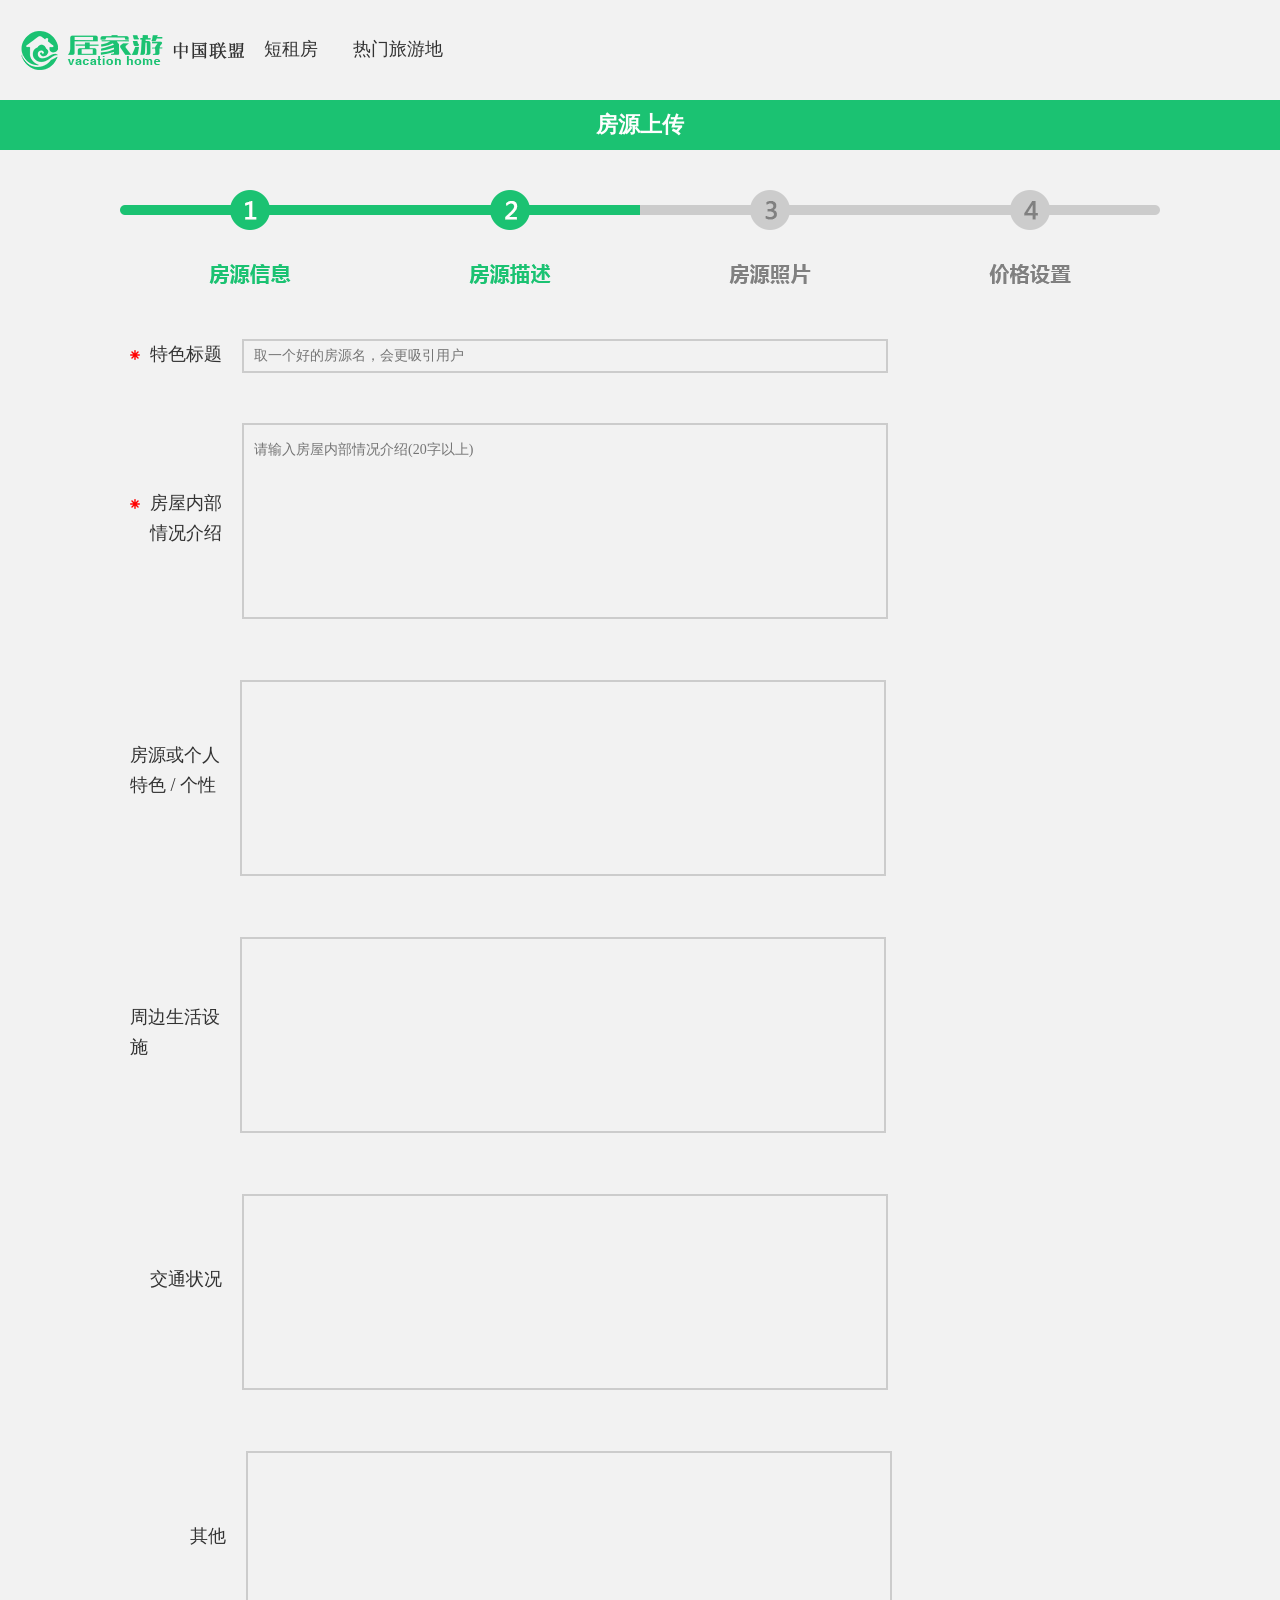
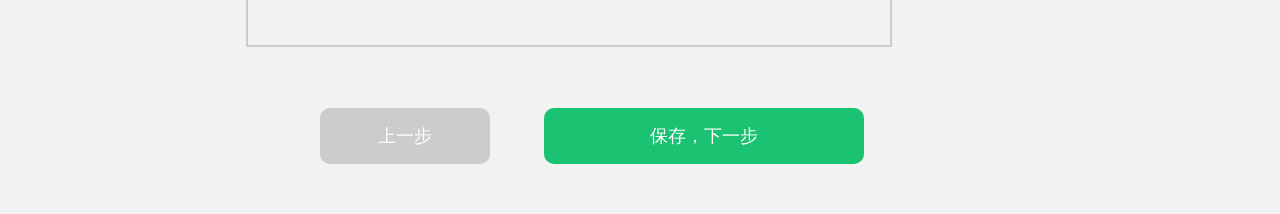
<file: Travel/src/html/Upload_step2.html>
<!DOCTYPE html>
<html>
<head>
    <meta charset="UTF-8">
    <meta http-equiv="x-ua-compatible" content="IE=9" >
    <meta name="viewport" content="width=device-width, initial-scale=1, maximum-scale=1, user-scalable=no">
    <meta name="keywords" content="短租房网站，日租房公寓，民宿预定，短租公寓网站，家庭旅馆">
    <meta name="description" content="居家游以礼游天下为理念,提供最全面优质的短租房、民宿、日租房房源,为你带来居家式的服务体验!">
    <title>房源描述</title>
    <!--CSS样式表-->
    <link rel="stylesheet" href="../assets/bootstrap/css/bootstrap.min.css" />
    <link rel="stylesheet" href="../css/reset.css" /><!--公共样式-->
    <link rel="stylesheet" href="../css/header_two.css" /><!--头部-->
    <link rel="stylesheet" href="../css/fd_step.css" /><!--房源上传-->
    <!--JS-->
    <script src="../assets/jquery.min.js"></script>
    <script src="../assets/bootstrap/js/bootstrap.min.js"></script>
	<script src="../js/house_step.js"></script><!--房源上传-->
</head>
<body>
    <div class="header">
        <nav class="navbar">
            <div class="container-fluid">
                <div class="navbar-header">
                    <a class="navbar-brand" href="../Index/index.html"><img src="../images/logo1.png" alt="居家游logo"/></a>
                </div>
                <div class="collapse navbar-collapse" id="bs-example-navbar-collapse-1">
                    <ul class="nav navbar-nav navbar-left">
                       <li><a href="javascript:void(0) fno" target="_blank">短租房</a></li>
                       <li><a href="javascript:void(0)" target="_blank">热门旅游地</a></li>
                    </ul>
                </div>
            </div>
        </nav>
    </div>
    <div class="house-title">房源上传</div>
    <div class="progress_box">
        <div class="img-box">
            <img src="../images/user/step_02.png" alt="房源描述">
        </div>
    </div>
    <div class="content step-2">
        <form action="#" method="post">
            <div class="house-infor">
            	<dl class="describe">
                    <dt><span class="mandatory"><img src="../images/user/bitian_icon.png" alt="必填项图片"></span><span class="house">特色标题</span></dt>
                    <dd>
                        <input type="text" class="distance house-name" id="house-name" placeholder="取一个好的房源名，会更吸引用户">
                    </dd>
                    <span id="step-word"></span>
                </dl>
               
                <dl class="describe">
                    <dt style="padding-top:65px;"><span class="mandatory"><img src="../images/user/bitian_icon.png" alt="必填项图片"></span><span class="house">房屋内部</span><span class="Introducing ">情况介绍</span></dt>
                    <dd>
                        <textarea type="text" class="distance house-Introducing" id="introduce" placeholder="请输入房屋内部情况介绍(20字以上)"></textarea>
                    </dd>
                    <span id="introduce-word"></span>
                </dl>
                <dl class="describe">
                    <dt style="padding-top:60px; padding-left:-10px;"><span class="house">房源或个人</span><span class="characteristics">特色&nbsp;/&nbsp;个性</span></dt>
                    <dd>
                        <textarea type="text" class="distance house-Introducing features" placeholder=""></textarea>
                    </dd>
                </dl>
                <dl class="describe">
                    <dt style="padding-top:65px;"><span class="house">周边生活设</span><span class="characteristics">施</span></dt>
                    <dd>
                        <textarea type="text" class="distance house-Introducing" placeholder=""></textarea>
                    </dd>
                </dl>
                <dl class="describe">
                    <dt style="padding-top:70px;padding-left:20px;"><span class="house">交通状况</span></dt>
                    <dd>
                        <textarea type="text" class="distance house-Introducing" placeholder=""></textarea>
                    </dd>
                </dl>
                <dl class="describe">
                    <dt style="padding-top:70px;padding-left:60px;"><span class="house">其他</span></dt>
                    <dd>
                        <textarea type="text" class="house-Introducing other" placeholder=""></textarea>
                    </dd>
                </dl>
                    
            </div>
            <div class="btn-box">
            	<button class="back-btn" type="button"  id="goback" data-url="">上一步</button>
                <button class="first-btn" id="next" type="button">保存，下一步</button>
            </div>
        </form>
    </div>
    
</body>
</html>
</file>
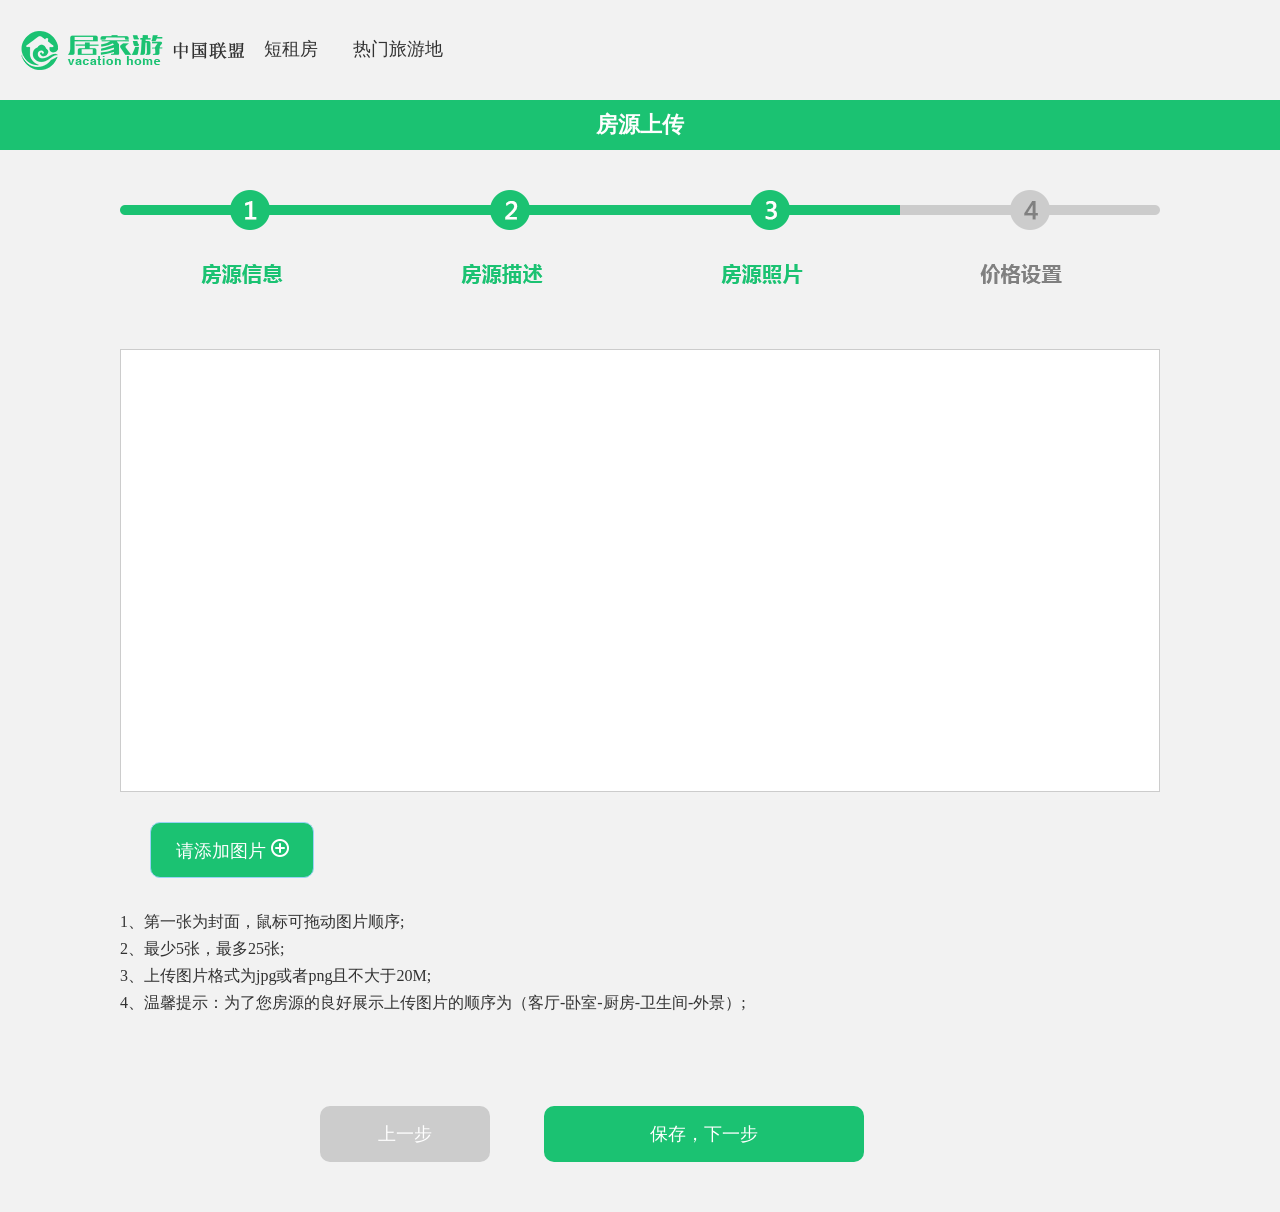
<file: Travel/src/html/Upload_step3.html>
<!DOCTYPE html>
<html>
<head>
    <meta charset="UTF-8">
    <meta http-equiv="x-ua-compatible" content="IE=9" >
    <meta name="viewport" content="width=device-width, initial-scale=1, maximum-scale=1, user-scalable=no">
    <meta name="keywords" content="短租房网站，日租房公寓，民宿预定，短租公寓网站，家庭旅馆">
    <meta name="description" content="居家游以礼游天下为理念,提供最全面优质的短租房、民宿、日租房房源,为你带来居家式的服务体验!">
    <title>房源图片</title>
    <!--CSS样式表-->
    <link rel="stylesheet" href="../assets/bootstrap/css/bootstrap.min.css" />
    <link rel="stylesheet" href="../css/reset.css" /><!--公共样式-->
    <link rel="stylesheet" href="../css/header_two.css" /><!--头部-->
    <link rel="stylesheet" href="../css/fd_step.css" /><!--房源上传-->
    <!--JS-->
    <script src="../assets/jquery.min.js"></script>
    <script src="../assets/bootstrap/js/bootstrap.min.js"></script>
	<script src="../js/house_step.js"></script><!--房源上传-->
	<script src="../js/drag.js"></script>
</head>
<body>
    <div class="header">
        <nav class="navbar">
            <div class="container-fluid">
                <div class="navbar-header">
                    <a class="navbar-brand" href="../Index/index.html"><img src="../images/logo1.png" alt="居家游logo"/></a>
                </div>
                <div class="collapse navbar-collapse" id="bs-example-navbar-collapse-1">
                    <ul class="nav navbar-nav navbar-left">
                       <li><a href="javascript:void(0) fno" target="_blank">短租房</a></li>
                       <li><a href="javascript:void(0)" target="_blank">热门旅游地</a></li>
                    </ul>
                </div>
            </div>
        </nav>
    </div>
    <div class="house-title">房源上传</div>
    <div class="progress_box">
        <div class="img-box">
            <img src="../images/user/step_03.png" alt="房源图片上传">
        </div>
    </div>
    <div class="content step-3">
        <form action="#" method="post">
            <div class="house-infor">
                <form>
                   <div class="Pic-box">
						 <ul class="Pic-Ul">
						 	<!--<div class="photo">	
	                           <div class="photo-box">
	                               <input type="hidden" name="picture[]" value="2147">		
	                               <img id="file-img" src="../images/house/fangyuan_04.png" alt="房源">
	                           </div>	
	                           <div class="fengmian">
	                           </div>
	                              
	                           <div class="close-box">		
	                              <img src="../images/user/guanbi_icon.png" alt="删除房源按钮">
	                           </div>
	                       </div>-->
						 </ul>
                   </div>
                </form>  
                <div class="sel-txt">
                    <span class="filed">请添加图片<img src="../images/user/tianjia_icon.png" alt="添加图片按钮">
                    	<input id="Uploading" type="file" multiple  />
                    </span>
                    <p>1、第一张为封面，鼠标可拖动图片顺序;</p>
                    <p>2、最少5张，最多25张;</p>
                    <p>3、上传图片格式为jpg或者png且不大于20M;</p>
                    <p>4、温馨提示：为了您房源的良好展示上传图片的顺序为（客厅-卧室-厨房-卫生间-外景）;</p>
                </div> 
            </div>
            <div class="btn-box">
            	<button class="back-btn" type="button"  id="goback" data-url="">上一步</button>
                <button class="first-btn" type="submit">保存，下一步</button>
            </div>
        </form>
    </div>
    
</body>
</html>
</file>
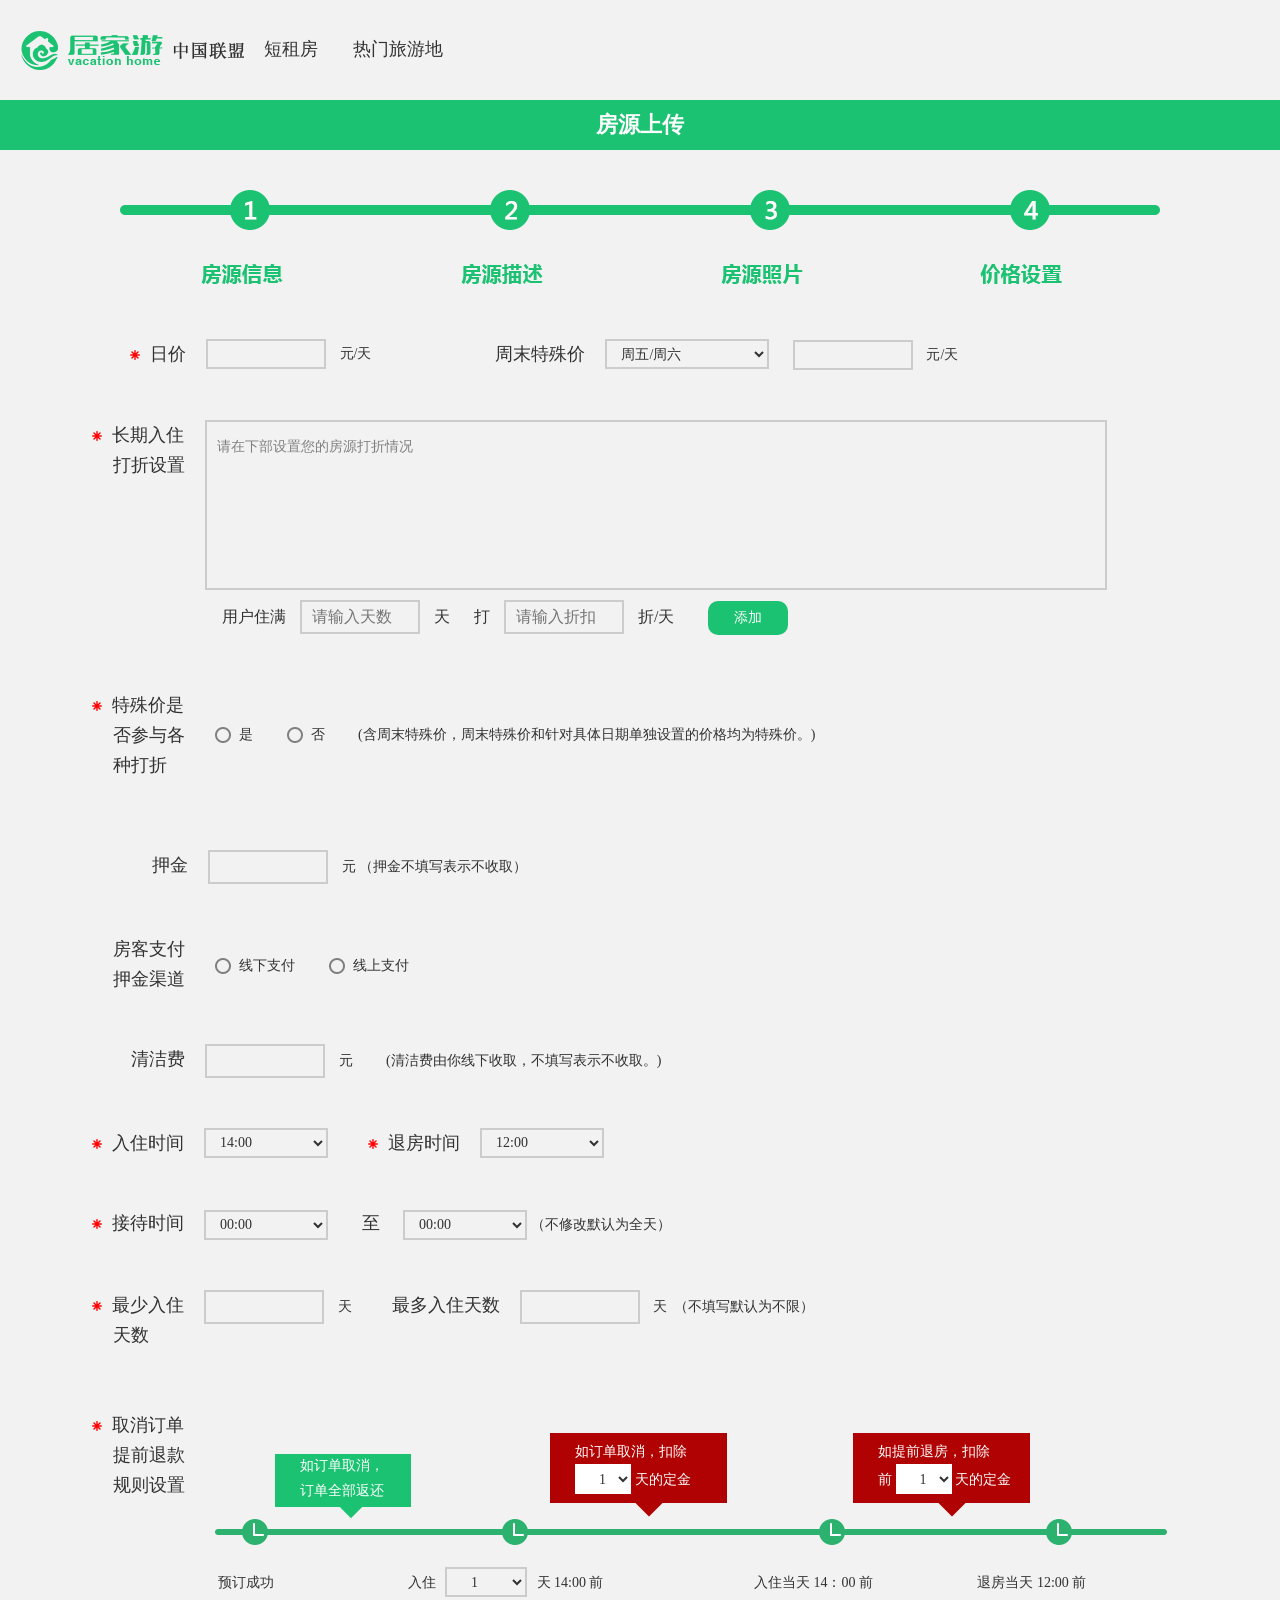
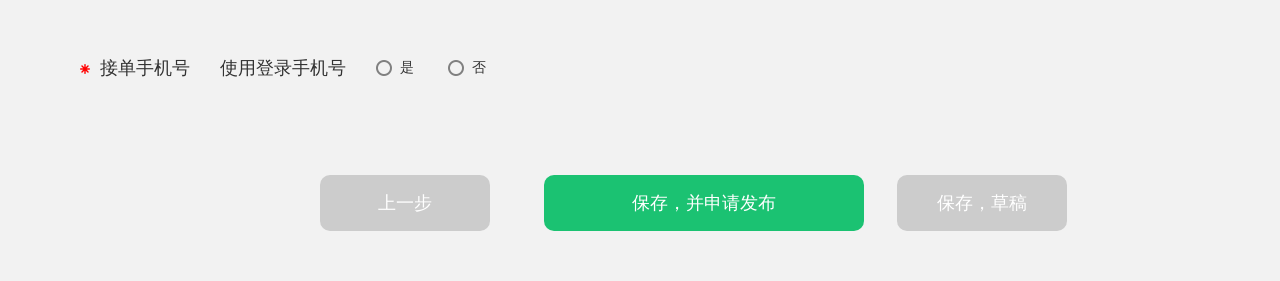
<file: Travel/src/html/Upload_step4.html>
<!DOCTYPE html>
<html>
<head>
    <meta charset="UTF-8">
    <meta http-equiv="x-ua-compatible" content="IE=9" >
    <meta name="viewport" content="width=device-width, initial-scale=1, maximum-scale=1, user-scalable=no">
    <meta name="keywords" content="短租房网站，日租房公寓，民宿预定，短租公寓网站，家庭旅馆">
    <meta name="description" content="居家游以礼游天下为理念,提供最全面优质的短租房、民宿、日租房房源,为你带来居家式的服务体验!">
    <title>房源价格</title>
    <!--CSS样式表-->
    <link rel="stylesheet" href="../assets/bootstrap/css/bootstrap.min.css" />
    <link rel="stylesheet" href="../css/reset.css" /><!--公共样式-->
    <link rel="stylesheet" href="../css/header_two.css" /><!--头部-->
    <link rel="stylesheet" href="../css/fd_step.css" /><!--房源上传-->
    <!--JS-->
    <script src="../assets/jquery.min.js"></script>
    <script src="../assets/bootstrap/js/bootstrap.min.js"></script>
	<script src="../js/house_step.js"></script><!--房源上传-->
</head>
<body>
    <div class="header">
        <nav class="navbar">
            <div class="container-fluid">
                <div class="navbar-header">
                    <a class="navbar-brand" href="../Index/index.html"><img src="../images/logo1.png" alt="居家游logo"/></a>
                </div>
                <div class="collapse navbar-collapse" id="bs-example-navbar-collapse-1">
                    <ul class="nav navbar-nav navbar-left">
                       <li><a href="javascript:void(0) fno" target="_blank">短租房</a></li>
                       <li><a href="javascript:void(0)" target="_blank">热门旅游地</a></li>
                    </ul>
                </div>
            </div>
        </nav>
    </div>
    <div class="house-title">房源上传</div>
    <div class="progress_box">
        <div class="img-box">
            <img src="../images/user/step_04.png" alt="价格修改">
        </div>
    </div>
    <div class="content step-4">
        <form action="#" method="post">
            <div class="house-infor">
                <dl class="price-set">
                    <dt><span class="mandatory"><img src="../images/user/bitian_icon.png" alt="必填项图片"></span><span class="">日价</span></dt>
                    <dd>
                        <input type="text" class="distance day-price" id="dayPrice" name=""> 
                        <label class="day-num">元/天</label>
                    </dd>
                    <dt style="margin-left:124px;"><span class="">周末特殊价</span></dt>
                    <dd>
                        <select class="distance weeks">
                        	<option>周五/周六</option>
                            <option>周六/周日</option>
                            <option>周五/周六/周日</option>
                        </select> 
                        <input type="text" class="distance day-price" id="weekPrice" name="">
                        <label class="day-num">元/天</label>
                    </dd>
                    <span class="sel-word price"></span>
                     <span class="week_price"></span>
                </dl>
                <dl class="price-set long">
                    <dt><span class="mandatory"><img src="../images/user/bitian_icon.png" alt="必填项图片"></span><span class="">长期入住</span><span class="Discount">打折设置</span></dt>
                    <dd>
                        <div class="distance house-Discount" id="Discount">
                            <span class="Discount-add">请在下部设置您的房源打折情况</span>
                            <ul class="Discount-details">
                            </ul>
                        </div>
                    </dd>
                    <dd class="user">
                          <label class="" id="user-title">用户住满</label>
                          <input type="number" class="day-price" id="stay-day" name="" placeholder="请输入天数">
                          <label class="">天 </label>
                          <label class=""  style="padding-left:20px;">打</label>
                          <input type="number" class="day-price" id="day-discount" name="" placeholder="请输入折扣">
                          <label class="">折/天</label>
                          <button class="user-add" id="day-add" type="button">添加</button>
                    </dd>
                    <span class="discount-txt"></span>
                </dl> 
                <dl class="price-set long" style="margin-top:100px;">
                    <dt><span class="mandatory"><img src="../images/user/bitian_icon.png" alt="必填项图片"></span><span class="">特殊价是</span><span class="Discount">否参与各</span><span class="Discount">种打折</span></dt>
                    <dd style="margin-top: 30px;">
                        <div class="radio distance" name="Special" value="是"><ins></ins><span class="day-num">是</span></div>
                        <div class="radio distance" name="Special" value="否"><ins></ins><span class="day-num">否</span></div>
                        <span class="day-num" style="padding-left:30px;">(含周末特殊价，周末特殊价和针对具体日期单独设置的价格均为特殊价。)</span>
                    </dd>
                </dl>
                <dl class="price-set deposit">
                    <dt></span><span class="">押金</span></dt>
                    <dd class="">
                          <input type="number" class="distance day-price" id="deposit-txt" name="">
                          <label class="day-num">元 （押金不填写表示不收取）</label>
                    </dd>
                    <span class="prompt-word deposit-prompt"></span>
                </dl>
  				<dl class="price-set pay">
                    <dt></span><span class="">房客支付</span><span class="pay-dep">押金渠道</span></dt>
                    <dd style="margin-top: 17px;">
                        <div class="radio distance" name="payment" value="线下支付"><ins></ins><span class="day-num">线下支付</span></div>
                        <div class="radio distance" name="payment" value="线上支付"><ins></ins><span class="day-num">线上支付</span></div>
                    </dd>
                </dl>
                <dl class="price-set upto">
                    <dt class=""></span><span class="">清洁费</span></dt>
                    <dd>
                        <input type="number" class="distance day-price" id="cleaning" name=""> 
                        <label class="day-num">元</label>
                        <span class="day-num" style="padding-left:30px;">(清洁费由你线下收取，不填写表示不收取。)</span>
                    </dd>
                    <span class="upto-prompt"></span>
                </dl>
                <dl class="price-set long">
                    <dt class=""><span class="mandatory"><img src="../images/user/bitian_icon.png" alt="必填项图片"></span><span>入住时间</span></dt>
                    <dd>
                    	<select class="distance in-day">
                        	<option>14:00</option>
                            <option>14:30</option>
                            <option>15:00</option>
                        </select>
                    </dd>
                    <dt style="margin-left:40px;"><span class="mandatory"><img src="../images/user/bitian_icon.png" alt="必填项图片"></span><span class="">退房时间</span></dt>
                    <dd>
                    	<select class="distance in-day">
                        	<option>12:00</option>
                        </select>
                    </dd>
                </dl>
                <dl class="price-set long">
                    <dt class=""><span class="mandatory"><img src="../images/user/bitian_icon.png" alt="必填项图片"></span><span>接待时间</span></dt>
                    <dd>
                    	<select class="distance in-day">
                        	<option>00:00</option>
                            <option>14:30</option>
                            <option>15:00</option>
                        </select>
                        <label class="distance house">至</label>
                        <select class="distance in-day">
                        	<option>00:00</option>
                            <option>14:30</option>
                            <option>15:00</option>
                        </select>
                        <label class="day-num">（不修改默认为全天）</label>
                    </dd>
                </dl>
                <dl class="price-set long">
                    <dt class=""><span class="mandatory"><img src="../images/user/bitian_icon.png" alt="必填项图片"></span><span>最少入住</span><span class="Discount">天数</span></dt>
                    <dd>
                    	<input type="number" class="distance day-price" id="least-day" name=""> 
                        <label class="day-num">天</label>
                    </dd>
                    <dt style="margin-left:40px;"><span class="">最多入住天数</span></dt>
                    <dd>
                    	<input type="number" class="distance day-price" id="most-day" name=""> 
                        <label class="day-num">天 &nbsp;（不填写默认为不限）</label>
                    </dd>
                    <span class="least-prompt"></span>
                    <span class="most-prompt"></span>
                </dl>
                <dl class="price-set long" style="margin-top:60px;">
                   <dt><span class="mandatory"><img src="../images/user/bitian_icon.png" alt="必填项图片"></span><span class="">取消订单</span><span class="Discount">提前退款</span><span class="Discount">规则设置</span>
                    <dd>
                    	<div class="distance cancel" style="margin-top: 23px;">
                        	<div class="img-1">
                            	<span class="cancel-order">如订单取消，</span>
                                <span class="cancel-order">订单全部返还</span>
                            </div>
                            <div class="img-2">
                            	<span class="cancel-order" style="padding-top:6px;">如订单取消，扣除</span>
                                <span class="cancel-order">
	                                <select class="day-no">
	                                    <option>1</option>
	                                    <option>2</option>
	                                </select>
                                天的定金</span>
                            </div>
                            <div class="img-3">
                                <span class="cancel-order" style="padding-top:6px;">如提前退房，扣除</span>
                                <span class="cancel-order">前
	                                <select class="day-no">
	                                    <option>1</option>
	                                    <option>2</option>
	                                </select>
                             	天的定金</span>  	 
                            </div>
                        </div>
                    	<div class="distance cancel "><img src="../images/user/time_step_img.png" alt="退房规则"></div>
                        <div class="success">
                        	<span>预订成功</span>
                            <span>入住</span>
                            <select class="" style="width: 82px;">
                            	<option value="1">1</option>
                                <option value="2">2</option>
                            </select>
                            <span>天 14:00 前</span>
                            <span>入住当天 14：00 前</span>
                            <span>退房当天 12:00 前</span>
                        </div>
                    </dd>
                </dl>
                <dl class="price-set Receive">
                    <dt class=""><span class="mandatory"><img src="../images/user/bitian_icon.png" alt="必填项图片"></span><span>接单手机号</span></dt>
                    <dd>
                    	<label class="house distance">使用登录手机号</label>
                    </dd>
                    <dd>
                    	<div class="radio distance" name="dlTel" value="yes"><ins id="yes"></ins><span class="day-num">是</span></div>
                        <div class="radio distance" name="dlTel" value="no"><ins id="no"></ins><span class="day-num">否</span></div>
                    </dd>
                </dl>
                <dl class="price-set long" id="standby" style="">
                    <dt class="house" style=""><span class="">备用手机号</span><span class="distance house">接单手机号</span></dt>
                    <dd>
                    	<input class="Mobile" id="Phone" type="tel" placeholder="请输入接单手机号码" >
                        <a class="get-code" href="javascript:void(0)">点击获取<br>验证码</a>
                        <label class="house">验证码</label>
                        <input class="Mobile" id="Code" type="tel" placeholder="请输入手机验证码" >
                    </dd>
                    <span class="tel-prompt"></span>
                    <span class="code-prompt"></span>
                </dl>
            </div>
            <div class="btn-box">
            	<button class="back-btn step4_btn"  id="goback"type="button"  data-url="">上一步</button>
                <button class="first-btn step4_btn" type="button">保存，并申请发布</button>
                <button class="save-btn step4_btn"  id="go type="button"" data-url="">保存，草稿</button>
            </div>
        </form>
    </div>
</body>
</html>
</file>
<file: Travel/src/css/header_two.css>
@charset "utf-8";
/* CSS Document */

/* 头部 */
.header {
	width:100%;
	min-width: 1240px;
	height: 100px;
	background-color: #fff;
}
.navbar {
	width: 1240px;
	margin: 0 auto;
}
.navbar a {
	color: #fff;
}
.navbar .nav li a:hover{
	color:#323232;
	background-color:none;
}
.container {
	min-width: 1240px;
	margin: 0 auto;
}
.navbar-left li {
	float: left;
}
.navbar-left li a{
	text-align: center;
    line-height: 36px;
    overflow: hidden;
    font-size: 18px;
	color:#323232;
	padding-left:30px;
}
.navbar-left li a:nth-child(1){
	padding-left:20px;
}
/*右边用户状态*/
.navbar-right li a {
	float: left;
	text-align: center;
    line-height: 36px;
	color: #323232;
    overflow: hidden;
}
.navbar-brand {
	width: 50%;
	padding: 15px 0;
}
.nolink {
	display: block;
}
.top_line{
	float: left;
	width: 1px;
    height: 16px;
    display: block;
    background-color: #323232;
	margin-top: 25px;
}
.service {
	padding-top: 3px;
}
.service img {
	float: left;
	width: 18px;
    height: 18px;
    margin-top: 5px;
    margin-right: 10px;
}
.service a {
	font-size: 14px;
}
.login {
	font-size: 16px;
}
.login .dl {
	padding-right: 7px;
}
.login .zc {
	padding-left: 7px;
}
.house {
	top: 15px;
    left: 14px;
}
.release {
	width: 152px;
	height: 35px;
	font-size: 20px;
	line-height: 4px !important;
	color: #fff !important;
	background: #1bc272;
}

/*房客,房东*/
.fk {
	display: none;
}
.fk .service img {
    float: left;
    width: 18px;
    height: 18px;
    margin-top: 10px;
    margin-right: 10px;
}
.fk li a {
	line-height: 45px;
}
.user-img {
	position: relative;
	text-align: center;
}
.user-img img {
	width: 42px;
    height: 42px;
    border-radius: 50%;
	margin-right: 10px;
}
.user-img span {
	font-size: 15px;
	vertical-align: text-bottom;
}
/***用户下拉框***/
.fk-pulldown {
	width: 120px;
	position: absolute;
	top: 60px;
	left: 17px;
	text-align: center;
	background: rgba(0,0,0,.3);
	display: none;
}
.fk-pulldown li a{
	width: 120px;
	display: block;
	font-size: 16px;
	text-align: center;
	
}
.fk-pulldown li a:hover {
	color: #01aeab!important;
}
/***我是房东下拉框***/
/* 未开通 */
.fd-pulldown {
	width: 96px;
	height: 147px;
	position: absolute;
	top: 60px;
	left: 17px;
	text-align: center;
	background: rgba(0,0,0,.3);
	display: none;
}
.fd-pulldown li a{
	display: none;
	font-size: 16px;
	text-align: center;
	
}
.no-dredge {
	padding: 14px 14px;
	color: #fff;
	font-size: 16px;
	text-align: left;
}
.fd-pulldown .my-dredge {
	display: block;
	width: 80px;
	height: 30px;
	padding: 7px 7px;
	background: #f2f2f2;
	border-radius: 5px;
	color: #01aeab!important;
	line-height: 1;
    margin: 8px 8px;
}
/* 已开通 */
.fd-dredge {
	width: 120px;
	position: absolute;
	top: 60px;
	text-align: center;
	background: rgba(0,0,0,.3);
	display: none;
}
.fd-dredge li a{
	width: 120px;
	display: block;
	font-size: 16px;
	text-align: center;
	
}

.fd-dredge li a:hover {
	color: #01aeab!important;
}
</file>
<file: Travel/src/css/fd_infor.css>
@charset "utf-8";
/* CSS Document */

@font-face {
    font-family: 'microsoft yahei';
}

/* 头部 */
.header {
	background: #f2f2f2;
}

/*中间内容*/
.fd-content {
	width: 100%;
	min-width: 1240px;
	overflow: hidden;
}
.fa-title {
	width: 100%;
	height: 50px;
	min-width: 1240px;
	font-size: 22px;
	color: #fefefe;
	line-height: 50px;
	text-align: center;
	font-weight: bold;
	background: #1bc272;
	margin: 0 auto;
}
/*  填写流程   */
.write-info {
	width: 998px;
	height: 40px;
	margin: 20px auto;
}
.write-info li {
	float: left;
	width: 499px;
	height: 40px;
}
.fd-perinfo {
	background: url(img/buzou01.png) no-repeat center;
}
.fd-gathering {
	background: url(img/buzou02.png) no-repeat center;
}
.line_span {
	width: 998px;
	margin: 0 auto;
}
.line_span span {
	display: block;
	float: left;
	width: 499px;
	font-size: 18px;
    font-weight: bold;
	color: #808080;
	text-align: center;
	margin-top: 30px;
}
/*********请填写您的房东个人信息*********/
.cont-1 {
	width: 100%;
	min-width: 1240px;
	text-align: center;
	margin-top: 150px;
}
#cont-center li {
	position: relative;
	margin-top: 10px;
}
#cont-center li samp {
	vertical-align: text-bottom;
	padding-right: 5px;
}
#cont-center li span {
	font-size: 18px;
	margin-right: 20px;
	text-align: right;
}

/*上传头像*/
.imghead {
	width: 53px;
	height: 53px;
    position: relative;
    display: inline-block;
    z-index: 100;
    padding-left: 50px;
}
.imghead input {
    position: absolute;
    right: 0;
    top: 0;
    width: 53px;
    height: 53px;
    border-radius: 50%;
    opacity: 0;
}
.imghead .previewImg{
	width: 53px;
	height: 53px;
	border-radius: 50%;
}

.fd-img-active{
	width: 100px;
	height: 100px;
	border: 1px solid darkblue;	
}
.fd-card {
	width: 160px;
	height: 34px;
	padding-left: 10px;
}
.fd-info {
	width: 330px;
	height: 34px;
	padding-left: 10px;
}
.common-prompt{
	height: 20px;
	font-size: 12px;
	color: #ff0000;
	line-height: 25px;
	padding-right: 100px;
}
#cont-center li small {
	font-size: 18px;
	text-align: right;
	position: relative;
	top: 34px;
	right: 54px;
	
}
.cardimg span,.cardimg samp{
	position: relative;
	bottom: 80px;
	
}

.pic {
	display: inline-block;
	width: 123px;
	height: 130px;
	background: #ebebeb;
	border: 2px solid #ccc;
	margin-right: 15px;
    position: relative;
    right: 50px;
	background: url(img/zhengjianPhoto_tianjia_icon.png) no-repeat center center;
}
.pic input{
	position: absolute;
	top: 0;
	left: 0;
	opacity: 0;
	width: 123px;
	height: 130px;
}
.pic img{
	position: absolute;
	width: 119px;
	height: 126px;
	right: 0px;
}
.cardimg .img-word {
	font-size: 16px !important;
	color: #323232;
	padding-right: 60px;
	position: relative;
    top: 26px;
    right: 290px;
}
/******#cont-center li的距离微调********/	
#cont-center li:nth-of-type(1){
	right: 130px;
}
#cont-center li:nth-of-type(2){
	left: 18px;
}
#cont-center li:nth-of-type(3){
	right: 85px;
}
#cont-center li:nth-of-type(6){
	left: 125px;
}
/******请填写您的收款方式*********/
.cont-2 {
	margin-top: 150px;
	width: 100%;
	min-width: 1240px;
	text-align: center;
}
.select_tit span {
	font-size: 18px;
	padding-right: 20px;
}
.select_tit samp {
	color: #ff0000;
	font-size: 18px;
	padding-right: 10px;
	vertical-align: middle;
}
.select_xz {
	width: 160px;
	height: 34px;
	font-size: 14px;
}
/*******************************切换显示内容************************************/
/**********************************支付宝*******************************************/

#div1 .price{
	padding: 20px 128px 30px 0;
	font-size: 16px;
	color: #ff0000;
}
/*.div1-word{
	display: block;
	font-size: 16px;
	color: #ff0000;
	line-height: 30px;
	text-align: center;
}*/
.select_tit {
	margin-right: 126px;
}
#div1 ul li samp {
	color: #ff0000;
	font-size: 24px;
	vertical-align: middle;
	padding-right: 10px;
}
#div1 ul li span {
	font-size: 18px;
	padding-right: 20px;
}
.div1 {
	width: 300px;
	height: 34px;
	font-size: 16px;
	padding-left:10px;
}


#div1 li:nth-of-type(1){
	padding-bottom:40px;
	}
#div1 li:nth-of-type(2){
	padding-left: 21px;
	margin-bottom:100px;
	}
	
/***********************************银行卡*********************************************/
#div2 p{
	padding: 10px 250px 30px 0;
	font-size: 16px;
	color: #ff0000;
	}
	
#div2 ul li samp {
	color: #ff0000;
	font-size: 24px;
	vertical-align: middle;
	padding-right: 10px;
}
#div2 ul li span {
	font-size: 18px;
	padding-right: 20px;
}

#div2 ul li select{
	width:190px;
	height:34px;
	}

#div2 ul li select:nth-of-type(1){
	margin-right:40px;
	
	}
#div2 ul li{
	margin-bottom:30px;
	}
	
.yh_inp1{
	width:190px;
	height:34px;
	}

.yh_inp2{
	width:300px;
	height:34px;
	}
/******距离微调********/	
#div2 ul li:nth-of-type(1), #div2 ul li:nth-of-type(2){
	padding-left: 40px;
}
#div2 ul li:nth-of-type(3){
	padding-right: 350px;
}

#div2 ul li:nth-of-type(4), #div2 ul li:nth-of-type(5){
	    padding-right: 237px;
}

#div2 ul li:nth-of-type(5){
	margin-bottom: 100px;
}
/*********************************结尾按钮*****************************************/
.div_btn {
	width: 100%;
	min-width: 1240px;
	margin: 0;
	padding: 0;
	margin: 70px auto;
}
.btn_Return{
	height:60px;
	border-radius:5%;
	margin-right:30px;
	border:none;
	font-size:20px;
	color:#ffffff;
	background: #ccc;
	padding: 0 19px 0 19px;
}
	
.btn_next{
	height:60px;
	border-radius:5%;
	border:none;
	font-size: 18px!important;
	color:#ffffff;
	background-color:#1bc272;
	padding: 0 19px 0 19px;
	margin-right: 23px;
}

.cont-2 .div_btn {
	width: 100%;
	min-width: 1240px;
	margin:0 auto;
	margin-top: 230px;
}
</file>
<file: Travel/src/css/common.css>
@charset "utf-8";
/* CSS Document */
* {
	margin: 0px;
	padding: 0px;
}
body {
	font-size: 14px;
	font-family:"Microsoft YaHei";
}
a{
	text-decoration:none;
}
ul,li{
	margin:0;
	padding:0;
	list-style:none;
}
textarea {
	resize: none;
}
/************单选框、复选框的样式***********/
.checkbox,.radio{
	display: inline-block;
	*display: inline;
	*zoom:1;
	height: 24px; 
	line-height: 24px; 
}
.checkbox ins,.radio ins{
	display: inline-block;
	*display: inline;
	*zoom:1; 
	width: 16px; 
	height: 16px; 
	vertical-align: middle; 
	background:url(img/xuanxiang_icon.png) no-repeat; 
	margin-right: 8px; 
	margin-top: 2px;
	vertical-align: middle;
}
.checkbox ins{
	background-position: 0px 0px;
 }
.checkbox .hover{
	background-position: -15px 0px; 
}
.checkbox .checked{
	background-position: -30px 0px; 
}
.checkbox .enable{
	background-position: -96px 0px;
}
.checkbox .disabled{
	background-position: -72px 0px;
}
.radio ins{
	background-position: -61px 0px; 
}
.radio .hover{
	background-position: -78px 0px;
}
.radio .checked{
	background-position: -95px 0px;
}
.radio .enable{
	background-position: -214px 0px;
}
.radio .disabled{
	background-position: -191px 0px;
}
.checkbox span,.radio span{
	display: inline-block;
	*display: inline;
	*zoom:1;
	vertical-align: middle; 
}

/**********返回顶部*************/

/*clearboth*/
.clearfix:after {
	content: '.';
	display: block;
	height: 0;
	clear: both;
	visibility: visible;
}
.clearfix {
*zoom:1;
}
.clearfix .clear {
	_height: 0px;
}
/* 返回顶部 */
.backToTop { 
	display: none; 
	width: 42px; 
	line-height: 1.2; 
	color: #fff; 
	font-size: 12px; 
	text-align: center; 
	position: fixed; 
	_position: absolute; 
	right: 10px; 
	bottom: 300px; 
	_bottom: "auto"; 
	transition: bottom ease .3s;
	-moz-transition: bottom ease .3s;
	-ms-transition: bottom ease .3s;
	-0-transition: bottom ease .3s;
	-webkit-transition: bottom ease .3s;
	cursor: pointer; 
	border: 1px solid #ccc;
} 

.backToTop .cbbtn {
	width: 40px;
	height: 45px;
	display: block;
}
.backToTop .gotop {
	background: #fff;
	transition: background-color ease .3s;
	-moz-transition: background-color ease .3s;
	-ms-transition: background-color ease .3s;
	-o-transition: background-color ease .3s;
	-webkit-transition: background-color ease .3s;
	border-top: 1px solid #ccc;
	
}
.backToTop .gotop .up-icon {
	float: left;
	margin: 14px 0 0 8px;
	width: 25px;
	height: 15px;
	background: url(img/top_moren_icon.png) no-repeat;
}
.backToTop .gotop:hover .up-icon {
	background: url(img/top_jingguo_icon.png) no-repeat;
	
}
.backtop {
	position: fixed;
	right: 60px;
	color: #333;
	font-size: 13px;
	display: none;
	line-height: 50px;
}
.backToTop .gotop:hover .backtop {
	display: block;
}
/**********二维码***********/
.backToTop .cweixin {
	background: #fff;
	border-top: 1px solid #ccc;
}
.backToTop .cweixin div {
	background: url(img/chat.jpg);
	width: 258px;
	height: 258px;
	position: absolute;
	right: 48px;
    bottom: 85px;
	opacity: 0;
	transform: scale(0);
	-webkit-transform: scale(0);
	-moz-transform: scale(0);
	-ms-transform: scale(0);
	-o-transform: scale(0);
	transform-origin: 100% 70%;
	-webkit-transform-origin: 100% 70%;
	-moz-transform-origin: 100% 70%;
	-ms-transform-origin: 100% 70%;
	-o-transform-origin: 100% 70%;
	transition: transform ease .3s, opacity ease .3s;
	-moz-transition: transform ease .3s, opacity ease .3s;
	-ms-transition: transform ease .3s, opacity ease .3s;
	-o-transition: transform ease .3s, opacity ease .3s;
	-webkit-transition: transform ease .3s, opacity ease .3s;
	-webkit-transition: all ease .3s;
	-moz-transition: all ease .3s;
	-ms-transition: all ease .3s;
	-o-transition: all ease .3s;
	display: none\0;
	*display:none;
	z-index: 199;
}
.backToTop .cweixin:hover div {
	display: block;
	transform: scale(1);
	-webkit-transform: scale(1);
	-moz-transform: scale(1);
	-ms-transform: scale(1);
	-o-transform: scale(1);
	opacity: 1;
	*display:block;
}
.backToTop .cweixin .weixin-icon {
	float: left;
	margin: 10px 0 0 9px;
	width: 23px;
	height: 24px;
	background:url(img/erweima_moren_icon.png) no-repeat center center;
}
.backToTop .cweixin:hover .weixin-icon {
	margin: 7px 0 0 5px;
	width: 30px;
	height: 30px;
	background:url(img/erweima_jingguo_icon.png) no-repeat center center;
}
.two-code {
	position: fixed;
	right: 60px;
	color: #333;
	font-size: 13px;
	display: none;
	line-height: 50px;
}
.backToTop .cweixin:hover .two-code {
	display: block;
}
/**********意见反馈*************************/

.yijian{
	background-color: #fff;
	background-image:url(img/yijian_moren_icon.png);
	background-size:24px auto;
	background-repeat:no-repeat;
	background-position:center center;
	border-top: 1px solid #ccc;
}
.yijian:hover {
	background-image:url(img/yijian_jingguo_icon.png);
}
.yijian img{
	display:none;
}
.idea {
	position: fixed;
	right: 60px;
	color: #333;
	font-size: 13px;
	display: none;
	line-height: 50px;
}
.yijian:hover .idea {
	display: block;
}
.tianxie{
	width:305px;
	height:430px;
	margin:0 auto;
	background: #fff;
	overflow:hidden;
	-webkit-box-shadow: 0px 0px 7px #666;
	box-shadow: 0px 0px 7px #666;
	position:absolute;
	display:none;
}
.distance {
	position: absolute;
    top: 0px;
    right: 48px;
    z-index: 200;
}
.tian_nei{
	width:260px;
	height:280px;
	margin:60px auto;
}
	
.yj{
	width: 260px;
	height:50px;
	border-bottom:1px solid #f1efef;
	font-size:22px;
	text-align:center;
	color:#323232;
}

.yj_fk{
	width:260px;
	height:142px;
	font-size: 16px;
	color: #646464;
	background:#f2f3f5;
	padding: 20px 10px;
	border:none;
	outline:none;
}
	
.dh{
	width:260px;
	height:85px;
	font-size: 16px;
	color: #646464;
	background:#f2f3f5;
	padding: 20px 10px;
	border:none;
	margin-top:10px;
	outline:none;
}

.yijian_btn{
	width:200px;
	height:40px;
	color:#FFF;
	font-size:18px;
	background:#1bc272;
	border-radius: 5px;
	border:none;
	outline:none;
	margin:10px auto;
	transition:0.5s;
}
	
.yijian_btn:hover{
	background:#5fb878;
}
	
.guanbi{
	width: 100%;
	height: 60px;
	background: #fff;
	position:absolute;
	top: 0;
	right:0px;
	z-index:999;
}
	
.guanbi img{
	position:absolute;
	top:10px;
	right:10px;
}

/**********我的提醒***********/

.remind{
	background-color: #fff;
	background-image: url(img/tixing_moren_icon.png);
	background-size:24px auto;;
	background-repeat:no-repeat;
	background-position:center;
	border-top: 1px solid #ccc;
}
.remind:hover {
	background-image: url(img/tixing_jingguo_icon.png);
}
.remind img{
	display:none;
}

.warn {
	position: fixed;
	right: 60px;
	color: #333;
	font-size: 13px;
	display: none;
	line-height: 50px;
}
.remind:hover .warn {
	display: block;
}
.nodl{
	width:325px;
	height:380px;
	margin:0 auto;
	background:#FFF;
	overflow:hidden;
	-webkit-box-shadow: 0px 0px 8px 0px #ccc;
	box-shadow: 0px 0px 8px 0px #ccc;
	position:absolute;
	display: none;
}

.remind-word{
	width:260px;
	height:380px;
	margin:0 auto;
}
	
.login-no{
	width: 260px;
	height:200px;
	font-size:22px;
	text-align:center;
	color:#323232;
	line-height: 300px;
	margin-bottom: 30px;
}

.remind-btn{
	width:200px;
	height:40px;
	color:#FFF;
	font-size:18px;
	background:#1bc272;
	border-radius: 5px;
	border:none;
	outline:none;
	margin:10px auto;
	transition:0.5s;
}
	
.remind-btn:hover{
	background:#5fb878;
}

/*  登录后   */
.my-remind {
	width: 480px;
	height: 380px;
	background: #fff;
	position: absolute;
	overflow: auto;
	display: none;
	
}
.my-news {
	width: 100%;
	height: 42px;
	color: #323232;
	font-size: 20px;
	line-height: 42px;
	text-align: left;
	font-weight: bold;
	padding-left: 20px;
	background: #d5dbdb;
}
.dl-close {
	width: 100%;
	position:absolute;
	top: 0;
	right:0px;
	z-index:199;
}
.dl-close img{
	position:absolute;
	top:8px;
	right:16px;
	width: 6%;
}
.my-list {
	width: 100%;
	height: auto;
}
.news-list {
	display: block;
	color: #323232;
	font-size: 18px;
	text-align: left;
	padding-left: 20px;
	padding-top: 20px;
}
.news-list:hover{
	color: #f00;
}

/**********我的消息***********/

.information{
	background-color: #fff;
	background-image: url(img/liaotian_moren_icon.png);
	background-size:24px auto;
	background-repeat:no-repeat;
	background-position:center;
}
.information:hover {
	background-image: url(img/liaotian_jingguo_icon.png);
	background-repeat:no-repeat;
	background-position:center center;
}
.information img{
	display:none;
}

.news {
	position: fixed;
	right: 60px;
	color: #333;
	font-size: 13px;
	display: none;
	line-height: 50px;
}
.information:hover .news {
	display: block;
}
.news-btn{
	width:200px;
	height:40px;
	color:#FFF;
	font-size:18px;
	background:#1bc272;
	border-radius: 5px;
	border:none;
	outline:none;
	margin:10px auto;
	transition:0.5s;
}
	
.news-btn:hover{
	background:#5fb878;
}
/*登录后*/
.infor-left {
	width: 726px;
	height: 500px;
	background: #fff;
	overflow:hidden;
	position:absolute;
	display: none;
}
.infor-left {
	width: 726px;
	height: 500px;
	background: #fff;
	overflow:hidden;
	position:absolute;
}
.infor-word {
	float: left;
	width: 140px;
	height: 500px;
	border-right: 2px solid #d5dbdd;
	text-align: center;
}
.infor-word li {
	width: 138px;
	text-align: center;
}
.infor-word li.on{
	background: #f2f3f5;
}
.infor-word li a{
	display: block;
	text-align: center;
	line-height: 38px;
	font-size: 18px;
	color: #323232;
}
.contact {
	width: 140px;
	height: 42px;
	background: #d5dbdd;
	color: #323232;
	font-size: 20px;
	font-weight: bold;
	line-height: 42px;
}
.infor-right {
	float: left;
	width: 584px;
	height: 500px;
}
.infor-center {
	float: left;
	width: 302px;
	height: 450px;
	border: 2px solid #d5dbdd;
	margin: 30px 18px;
}
.Chatting {
	width: 298px;
	height: 252px;
	background: #f2f3f5;
	border-bottom: 2px solid #d5dbdd;
}
.fd-left {
	float: left;
	width: 100%;
	line-height: 30px;
	text-align: left;
	padding-left: 10px;
}
.fd-Name {
	display: block;
	color: #323232;
	font-size: 16px;
}
.msg-info {
	display: block;
	color: #323232;
	font-size: 14px;
	line-height: 20px;
}
.fk-Name {
	display: block;
	color: #323232;
	font-size: 16px;
}
.fk-right {
	float: right;
	width: 100%;
	line-height: 30px;
	text-align: right;
	padding-right: 10px;
}
.chat-records {
	display: block;
	float: right;
	width: 100px;
	height: 30px;
	color: #323232;
	font-size: 14px;
	text-align: center;
	line-height: 28px;
	background: #f2f3f5;
	border: 2px solid #d5dbdd;
	margin-right: 10px;
	margin-top: 10px;
	clear: both;
}
.import-text {
	width: 277px;
	height: 90px;
	color: #808080;
	font-size: 14px;
	border: 2px solid #d6d7dc;
	padding: 10px 10px;
	margin-top: 10px;
}
.send_btn {
	float: right;
	width: 80px;
	height: 30px;
	color: #fff;
	font-size: 14px;
	text-align: center;
	background: #1bc272;
	border-radius: 5px;
	border: none;
	margin: 10px 20px;
}
.fd-house {
	float: left;
	width: 242px;
	
}
.house-name {
	width: 250px;
	height: 42px;
	font-size: 20px;
	color: #323232;
	line-height: 42px;
	font-weight: bold;
	background: #d5dbdd;
	clear: both;
}
.fd-house .dl-close {
	width: 66%;
}
.fd-house a img {
	width: 92%;
    margin-left: 10px;
	margin-top: 22px;
}
.fd-house a p {
	font-size: 18px;
	color: #323232;
	text-align: left;
	padding-top: 10px;
	padding-left: 15px;
    
}
.td_Price {
	display: block;
    text-align: left;
	color: #ff1a00;
	font-size: 17px;
    font-weight: bold;
	padding-left: 15px;
}
</file>
<file: Travel/src/css/fk_manage.css>
@charset "utf-8";
/* CSS Document */

/***主体内容***/
.main {
	width: 100%;
	min-width: 1240px;
}
.main-cont {
	width: 1240px;
	margin: 0 auto;
}
a {
	cursor: pointer;
}
/***左侧内容***/
.left-cont {
	position: relative;
	float: left;
	width: 190px;
	background: #d5dbd8;
	overflow: hidden;
	z-index: 1;
	box-shadow: 0px 0px 11px 5px #eee;
}
.left-nav {
    float: left;
    width: 100%;
    height: auto;   
}
.left-nav li .nav-title{
	display: block;
	height: 42px;
	font-size: 18px;
	line-height: 42px;
	text-align: center;
}
.left-nav li .nav-title img {
	padding-right: 10px;
	padding-top: 2px;
	vertical-align: text-top;
}
/*我的订单*/
.nav-cont {
	text-align: center;
	background: #fff;
	padding: 15px 0;
}
.nav-cont a {
	display: block;
	color: #646464;
	font-size: 14px;
	line-height: 27px;
}
.actives {
	color: #1bc272 !important;
	font-weight: bold;
}

/***右侧——全部订单***/
.right-cont {
	float: left;
	width: 1050px;
	overflow: hidden;
}
.r-color {
	color: #646464;
}
#item1 {
	display: block;
}
/*房客选项的提示*/
.right-top {
	padding: 20px 10px;
}
.right-top span{
	color: #646464;
	padding-right: 5px;
}
/*订单列表*/
.right-center {
	width: 100%;
	background: #fff;
	margin-bottom: 20px;
	overflow: hidden;
}
.goods-list {
	padding-top: 30px;
	margin-left: 20px;
	border-bottom: 2px solid #ccc;
}
/*订单号，订单时间*/
.goods-box {
	
}
.txt-left {
	float: left;
	width: 77%;
	padding-bottom: 20px;
}
.txt-left p {
	display: inline-block;
}
.goods-num {
	padding-right: 20px;
}
.goods-time,.goods-time span,.goods-time a {
	color: #969696;
	font-size: 12px;
}
.goods-time a {
	padding-left: 20px;
	cursor: pointer;
}
/*评价*/
.goods-eval a {
	color: #ff6a51;
	font-size: 14px;
	padding-left: 190px;
}
/*订单状态*/
.txt-right {
	float: left;
}
.txt-right span {
	color: #ff1a00;
}
/*订单房源信息*/
.order-item {
	width: 100%;
	padding-bottom: 20px;
	overflow: hidden;
	position: relative;
}
/*房源图*/
.order-img {
	float: left;
	width: 200px;
	height: 120px;
}
.order-img img {
	width: 100%;
	height: 100%;
}
/*房源介绍*/
.order-content {
	float: left;
	padding-top: 9px;
	padding-left: 10px;
	padding-right: 100px;
}
.fcolor,.fcolor span,.fcolor a {
	color: #646464;
	line-height: 25px;
	
}
.fd-name {
	padding-top: 15px;
}
.fd-name img {
	padding-left: 20px;
	padding-right: 10px;
	vertical-align: bottom;
}
.fd-name a {
	color: #ff6a51;
	padding-left: 20px;
}
/*状态*/
.order-state {
	float: left;
	position: absolute;
    right: 330px;
}
.order-state a {
	display: block;
	color: #ff6a51;
	font-size: 18px;
	font-weight: bold;
    line-height: 120px;	
}
/*订单金额*/
.order-money {
	float: right;
	padding-top: 9px;
	padding-right: 137px;
}
.order-money p a {
	display: block;
	color: #646464;
	padding-top: 38px;
	cursor: pointer;
}

/***分页***/
.pagination {
	width: 100%;
	height: 50px;
	background: #d5dbd8;
	margin: 0 auto;
    margin-top: 35px;
}
.pagination li {
	float: right;
}
.pagination li a {
	display: block;
	width: 86px;
	height: 50px;
	line-height: 50px;
	border-left: 1px solid #fff;
	text-align: center;
}

/***右侧——聊天记录***/

/***右侧——系统消息***/

/***右侧——我的评价***/

/***右侧——个人信息***/
#item2 {
	display: none;
}
.Personal-infor {
	text-align: center;
	margin: 0 auto;
}
/*我的基本资料*/
.my-infor {
	font-size: 18px;
	padding: 30px 0 20px 0;
}
/*我的头像*/
.my-pic p {
	font-size: 16px;
	margin-top: 10px;
}
/*积分*/
.get-integral {
	color: #ff1a00;
	font-size: 18px;
	padding: 20px 0;
}

/*完善信息*/
.perfect {
	width: 81%;
	position: relative;
	left: 198px;
	overflow: hidden;
}
/*用户呢称*/
.perfect dl {
	width: 100%;
	height: 60px;
}
.perfect dl dt {
	float: left;
	width: 80px;
	font-size: 16px;
	text-align: right;
}
.perfect dl dd {
	float: left;
	margin-left: 20px;
}
.perfect dl dd select,.perfect dl dd input {
	background: #fff;
	padding-left: 10px;
}
.perfect dl dd input[type="text"] {
	width: 315px;
}
.perfect dl dd select {
	width: 110px;
	margin-right: 6px;
}
.bank-card {
	color: #ff1a00;
	padding-left: 30px;
}
/*性别*/
.radio:nth-of-type(2) {
	margin-left: 50px;
}
/*出生日期*/
select:nth-of-type(2),select:nth-of-type(3) {
	margin-left: 24px;
}
/*工作*/
.job {
	width: 110px !important;
    margin-right: 30px;
}
/*教育*/
.school {
	width: 180px !important;
    margin-left: 24px;
}
/*保存按钮*/
.save {
	display: block;
	width: 180px;
	height: 50px;
	color: #fff;
	font-size: 18px;
	background: #1bc272;
	border-radius: 10px;
	margin: 20px auto 40px auto;
}


/***右侧——密码设置***/

/***右侧——入住人***/

/***右侧——优惠券***/

/***右侧——我的收藏***/

/***右侧——分享优惠***/
</file>
<file: Travel/src/css/footer.css>
@charset "utf-8";
/* CSS Document */
@font-face {
    font-family: 'microsoft yahei';
}
* {
	padding :0;
	margin: 0;
}
a,p,span {
	text-decoration: none
}
ul,li {
	margin: 0;
	padding: 0;
	list-style: none;
}
/*首页底部*/
.footer_box {
	width: 100%;
	min-width: 1240px;
	background: #e6e6e6;
	clear: both;
}
.footer_wrap {
	width: 1240px;
	height: 398px;
	margin: 0 auto;
}
.footer_row {
	width: 100%;
	padding-top: 70px;
	display: inline-block;
}
.footer_row_ul {
	width: 248px;
	float: left;
}

.footer_row_ul li {
	width: 100%;
	text-align: center;
	float: left;
}
.footer_row_ul li p {
	padding: 10px 0;
    font-size: 14px;
    color: #323232;
	font-weight: bold;
}
.footer_row_ul li a {
    font-size: 12px;
    color: #646464;
	text-align: center;
	line-height: 30px;
}
.we a {
	text-align: center;
	font-size: 15px;
	padding-right: 20px;
}
.we {
	padding: 10px 0;
}
.footer_row_ul li a img {
	width:30px;
	height:30px;
}
.footer_er {
	background: url(img/chat.jpg);
	width: 250px;
	height: 250px;
	position: absolute;
	margin-top: 5px;
	display: none;
}
.we .WeCha:hover .footer_er {
	display: block;
}
.foot_logo {
	width: 75%;	
}
.hot24 {
	display: block;
	color: #646464;
	font-size: 14px;
	line-height: 30px;
}
.phone {
	display: block;
	font-size: 14px;
	color: #646464;
	line-height: 30px;
	text-align: left;
	padding-left: 60px;
	border: none;
	outline: none;
}
.footer_end {
	width: 100%;
    padding: 50px 0 ;
    text-align: center;
	line-height: 15px;
}
/*热门城市*/
.city-nav {
	display: inline-block;
   
}
.city-nav dt {
	float: left;
    width: 80px;
    font-size: 16px;
	color: #323232;
}
.city-nav dd {
	float: left;
    margin-left: 15px;
}
.city-nav dd a {
	color: #646464;
	font-size: 12px;
    padding-right: 15px;
    white-space: nowrap;	
}
.city-nav dd a:hover {
	text-decoration: none;
	color: #1bc272
;
	}
.footer_end p {
	display: block;
	font-size: 12px;
	color: #646464;
}
.footer_end p:nth-of-type(1){
	padding-top: 7px;
}
.footer_end p a {
	color: #646464;
}
</file>
<file: Travel/src/css/order_step.css>
@charset "utf-8";
/* CSS Document */

a {
	cursor: pointer;
}
/*************提交订单—普通下单页************/
.order-cont {
	width: 100%;
	min-width: 1240px;
	overflow: hidden;
}
.cont-box {
	width: 1240px;
	margin: 0 auto;
}
/*步骤提示*/
.step-box {
	width: 1040px;
	margin: 40px auto;
}
/*入住信息*/
.order-con {
	line-height: 25px;
    padding: 20px 20px 15px 20px;
}
.order-title {
	font-size: 18px;
}
/*删除*/
.delete a {
	display: block;
}
.delete a:hover {
	color: #323232;
}

/*房源名称*/
.room-name {
	font-size: 15px;
	padding-right: 30px;
}
/*房源价格*/
.order-price {
	padding-right: 25px;
}
/*房源地址*/
.order-address span {
	color: #646464;
	padding-left: 10px;
	vertical-align: text-bottom;
}
/*入住时间，套数*/
.order-time {
	padding-top: 15px;
	padding-left: 25px;
}
.time-list {
	float: left;
	padding-right: 50px;
}
.order-time img {
	padding-right: 5px;
}
.order-time span {
	padding-right: 10px;
}
.time-list input, .time-list select {
	padding-left: 6px;
}
.daycount {
	line-height: 15px;
	padding: 0 5px;
}
.order-num {
	width: 105px;
	margin-right: 5px;
}
.people-num {
	padding-left: 33px;
}
/*入住联系人*/
.live-people {
	padding-left: 20px;
	padding-right: 30px;
}
.order-contact {
	padding-top: 10px;
}
.order-contact input {
	margin-right: 5px;
}
/*联系人信息*/
.tab-infor {
    border: 1px solid #ccc;	
    margin-top: 15px;
}

.tab-infor tr th {
	width: 170px;
	height: 34px;
	border: 2px solid #ccc;
	font-weight: bold;
}
.tab-infor tr th img {
	padding-right: 10px;
}
.tab-infor tr td {
	width: 170px;
	height: 34px;
	border: 2px solid #ccc;
	background: #fff;
}
.tab-infor tr td input {
	width: 170px;
	height: 34px;
	border: none;
	text-align: center;
	background: #fff;
}
.tab-infor tr td select {
	width: 90px;
	border: none;
	background: #fff;
}
/*新增入住人*/
.add-people {
	margin-top: 20px;
}
.sync {
	vertical-align: middle;
}
.sync input {
	margin-right: 10px;
}

.add-btn {
	display: inline-block;
	width: 100px;
	height: 34px;
	line-height: 34px;
	text-align: center;
	color: #fff;
	background: #1bc272;
	border-radius: 10px;
	margin-left: 30px;
}
.add-btn:hover {
	color: #fff;
}
/*预订人电话、姓名*/
.order-people {
	margin-top: 10px;
}
.reserve-people {
	padding-top: 10px;
}
.reserve-people p {
	display: inline-block;
	padding: 0 10px;
	vertical-align: middle;
}
.reserve-people p span {
	display: block;
	line-height: 20px;
}
.reserve-code {
	display: none;
	padding-left: 28px;
}
/*修改*/
.change-num {
	display: inline-block;
	color: #ff1a00;
	margin-left: 20px;
	cursor: pointer;
}
.change-num:hover {
	color: #ff1a00;
}
/*取消修改*/
.change-off {
	display: none;
	color: #ff1a00;
	margin-left: 20px;
	cursor: pointer;
}
.change-off:hover {
	color: #ff1a00;
}
/*评价，积分*/
.login-integral {
	padding-left: 25px;
}
/*退订规则*/
.rules-1 {
    float: left;
    width: 136px;
    height: 67px;
    background: url(img/zhengchangtk_bg_img.png) no-repeat;
    margin-top: 25px;
    position: relative;
    left: 70px;
}
.rules-order {
	color: #fff;
	padding-left: 20px;
	line-height: 20px;
    padding-top: 5px;
}
.rules-order span {
	color: #fff;
	padding: 0 5px;
}
.rules-2 {
    float: left;
    width: 157px;
    height: 73px;
    background: url(img/kouhou_bg_img.png) no-repeat;
    margin-top: 25px;
    position: relative;
    left: 230px;
}
.rules-3 {
    float: left;
    width: 157px;
    height: 73px;
    background: url(img/kouhou_bg_img.png) no-repeat;
    margin-top: 25px;
    position: relative;
    left: 350px;
}
.success p {
    display: inline-block;
}
.success p span {
	line-height: 20px;
    padding: 0 7px 0 7px;
}
.success p:nth-of-type(1) {
    width: 255px;
    padding-left: 10px;
}
.success p:nth-of-type(2) {
    width: 300px;
}
.success p:nth-of-type(3) {
    width: 215px;
}
/*服务协议*/
.agreement {
	display: block;
	text-align: center;
	margin-top: 10px;
}
.agreement a {
	color: #ff6a51;
}
/*提交按钮*/
.sub-btn {
	display: block;
	width: 200px;
	height: 50px;
	color: #fff;
	font-size: 16px;
	background:  #1bc272;
	border-radius: 10px;
	margin: 50px auto;
}
/************提交订单—未登录下单页************/
.order-inp {
	width: 170px;
	height: 34px;
	font-size: 12px;
}
/*预订人电话、姓名*/
.fast-order {
	margin-top: 10px;
}
.fast-reserve {
	display: inline-block;
}
.fast-reserve p {
	display: inline-block;
	padding: 0 10px;
	vertical-align: middle;
}
.fast-reserve p span {
	font-size: 14px;
	display: block;
	line-height: 20px;
}
/*图片验证码*/
.img-reserve{
	padding-left: 100px;
}
.img-note {
	display: inline-block;
	width: 130px;
	line-height: 40px;
	text-align: center;
	background: #ccc;
	margin-left: 20px;
}
/*短信验证码*/
.note-reserve {
	padding-left: 28px;
}
.note-reserve input {
	width: 95px;
}
.get-note {
	display: inline-block;
	width: 104px;
	color: #fff;
    line-height: 34px;
    text-align: center;
    background: #1bc272;
    border-radius: 10px;
    margin-left: 20px;
}
/*姓名*/
.name-reserve {
	padding-left: 62px;
}
/*评价送积分*/
.order-integral p {
    display: inline-block;
    vertical-align: middle;
}
.expect {
	padding-right: 10px;
}
.expect span {
	display: block;
}
.new-user {
	color: #ff6a51;
	padding-left: 30px;
}
/************房东确认************/

/************支付定金************/
/*订单号，时间*/
.order-txt {
	padding: 15px 0;
}
.order-txt p {
	display: inline-block;
}
.goods-time,.goods-time span {
	color: #969696;
}
/*房源信息*/
.order-item {
    width: 100%;
    padding-bottom: 20px;
    overflow: hidden;
    position: relative;
}
/*房源图片*/
.order-img {
    float: left;
    width: 280px;
    height: 158px;
}
.order-img img {
    width: 100%;
    height: 100%;
}
/*房源名称，入住退房时间*/
.order-content {
	float: left;
	padding-left: 30px;
}
.order-content p{
	padding-bottom: 15px;
}
.house-time p {
	display: inline-block;
}
.stay-time span,.stay-day span,.suite span {
	padding: 0 6px;
}
.stay-day {
	padding-left: 10px;
	padding-right: 30px;
}
/*支付金额*/
.pay-money {
	font-size: 24px;
	padding: 0 30px 0 20px;
}
/*支付方式*/
.pay-title {
	font-size: 18px;
	float: left;
}
.pay-rad {
	float: left;
}
.alipay {
	margin: 0 30px 0 20px;
}
/************预订成功************/
</file>
<file: Travel/src/css/search_list.css>
@charset "utf-8";
/* CSS Document */

/*搜索页样式*/

/**主体内容**/
.content {
	width: 100%;
	min-width: 1240px;
	color: #323232;
	font-size: 14px;
    margin: 0 auto;
    overflow: hidden;
}
/*搜索栏*/
.search-box {
	width: 100%;
	min-width: 1240px;
	background-color: #fff;
	margin: 0 auto;
	overflow: hidden;
}
/*目的地，时间*/
.search-cont {
	width: 100%;
	height: 65px;
	padding-left: 20px;
	background-color: #d5dbd8;
}
.form-group {
	float: left;
}
.sel-space {
	margin-left: 74px;
}
.form-group label {
    line-height: 65px;
    font-weight: bold;
}
.search-cont input {
	height: 30px;
	border:  none;
	font-size: 14px;
	background-color: #fff;
	margin-left: 10px;
	padding-left: 6px;
	cursor: pointer;
}
.sel-city {
	width: 200px;
	text-align: left ;
	background:url(img/mudidi_icon.png) no-repeat;
    background-position: 180px;
}
.sel-time {
	width: 260px;
	text-align: left;
	background:url(img/day_icon.png) no-repeat;
    background-position: 234px;
}
.sel-num {
	width: 100px;
	text-align: left;
	background:url(img/renshu_icon.png) no-repeat;
    background-position: 75px;
}
.search-btn {
	width: 94px;
	height: 30px;
	color: #fff;
	font-size: 16px;
	background: #1bc272;
	border-radius: 10px;
	margin-top: 18px;
}
/*房源设施筛选*/
.screen-box {
	width: 100%;
	padding-left: 20px;
	margin-bottom: 10px;
}
.screen-facility {
	width: 100%;
	height: 55px;
	line-height: 50px;
	border-bottom: 2px solid #eee;
}
/*地址*/
.screen-address {
	float: left;
	width: 57%;
}
.address-txt {
	float: left;
    font-weight: bold;
    box-sizing: border-box;
    -moz-box-sizing: border-box;
}
.address-right {
	float: left;
	margin-left: 40px;
}
.unlimited {
	display: block;
	float: left;
	width: 55px;
	height: 30px;
	line-height: 30px;
	color: #fff;
	text-align: center;
	background: #1bc272;
	margin-top: 10px;
}
.unlimited:hover {
	color: #fff;
}
.address-cont {
	float: left;
	margin-left: 30px;
}
.address-cont li {
	float: left;
    padding: 0 10px;
	cursor: pointer;
}
.address-cont li i {
    display: inline-block;
    background: url(img/xialaleibiao_icon.png) no-repeat right -2px;
    width: 15px;
    height: 8px;
    margin-left: 4px;
}
.cur {
	background: #f5f5f5;
}
.tab-box {
	position: absolute;
    left: 127px;
    top: 205px;
    width: 564px;
    background: #f5f5f5;
    box-shadow: 1px 3px 3px #bbb;
    z-index: 1;
}
.line_box {
	width: 100%;
    padding: 10px 0 10px 15px;
    box-sizing: border-box;
    -moz-box-sizing: border-box;
    line-height: 24px !important;
    display: block;
    
}
.line_box span {
    display: inline-block;
    padding: 0 4px;
    margin-right: 15px;
}
.line_box span a, .line_box span a:hover {
    color: #323232;
}
/*户型*/
.Door-address {
	float: left;
}
.chk-num {
	float: left;
	margin-left: 30px;
}
.sel-door .checkbox {
	padding-right: 47px;
}
.chk-num .checkbox input {
	width: 55px;
	height: 25px;
	padding-left: 6px;
	background: #fff;
	border: 2px solid #ccc;
}
.trans { 
	padding: 0 5px 0 5px;
}
/*房型*/
.screen-room {
	float: left;
	width: 57%;
}
.sel-room .checkbox {
	padding-right: 20px;
}
.tree-house {
	padding-left: 15px;
}
.rv {
	padding-left: 44px;
}
/*价格*/
.sel-price .checkbox {
	padding-right: 20px;
}
/*配套*/
.screen-mating {
	width: 62%;
	height: 55px;
	line-height: 50px;
	border-bottom: 2px solid #eee;
}
.mating-cont {
	float: left;
	width: 100%;
}
/*房源条件*/
.house-condition {
	display: none;
	position: relative;
	width: 100%;
	min-width: 1240px;
	height: 50px;
	background-color: #d5dbd8;  
	padding: 10px 0 10px 20px;
	overflow: hidden;
}
.clear-all {
	float: left;
	display: inline-block;
	width: 105px;
	height: 30px;
	color: #fff;
	line-height: 30px;
	text-align: center;
	background: #1bc272;
	cursor: pointer;
}
.clear-all:hover {
	color: #fff;
}
.condition  {
	float: left;
}
.house-condition .condition dd {
    float: left;
    padding-left: 15px;
    height: 30px;
    line-height: 30px;
    cursor: pointer;
}
.icon_cancel {
    display: inline-block;
    width: 15px;
    color: #808080;
    margin: -4px 0 0 9px;
    vertical-align: middle;
}
.house-content {
	margin-top: 15px;
	clear: both;
}
/*展开筛选条件*/
.select_up {
    float: right;
    width: 115px;
    height: 30px;
    color: #fff;
    text-align: center;
    line-height: 30px;
    background: #1bc272;
    margin-right: 35px;
    cursor: pointer;
}
/*房源信息*/
.city-real {
	position: relative;
	top: 45px;
}
/*房源套数，排序方式*/
.house-top {
	width: 100%;
	padding-bottom: 20px;
	margin: 20px auto;
}
.sort li a:hover  {
	color: #323232;
}
.sort-fixed {
	position: relative;
	top: 100px;
}
.left-list {
	float: left;
	width: 44%;
	padding-left: 20px;
}
.left-style {
	width: 53%;
	text-align: right;
}
.housenum {
	color: #1bc272;
}
.right-list {
	float: left;
}
.right-style {
	float: right;
    padding-right: 40px;
}
.sort li {
	float: left;
}
.sort li a {
	padding-left: 20px;
}
.sort-default a {
	font-weight: bold;
}
/*房源地图*/
.city-map {
	float: left;
    width: 43%;
    height: 100%;    
    box-sizing: border-box;
    overflow: hidden;
    background: #fff;
}
.map-fixed {
    position: fixed;
    top: 50px;
    z-index: 20;
}
/*#allmap{
	display: block;
	float: right;
    width: 100%;
    top: 56px;
    bottom: 0;
    -moz-box-sizing: border-box;
    box-sizing: border-box;
}*/
/*房源信息详情*/
.city-box {
	float: right;
    width: 57%;
}
.pic-list {
    padding-left: 34px;
    font-family: 'Microsoft YaHei';
}
.pic-list li {
    float: left;
    width: 31%;
    background-color: #fff;
    margin-right: 20px;
    margin-bottom: 20px;
    -moz-box-sizing: border-box;
    box-sizing: border-box;
    position: relative;
    z-index: 1;
}
/*收藏*/
.house-collect {
	display: block;
    position: absolute;
    width: 26px;
    height: 23px;
    top: 10px;
    right: 20px;
}
.grey-love {
	display: block;
}
.red-love {
	display: none;
}
/*房源图*/
.house-img {
	width: 100%;
	height: 220px;
}
.img-1 {
	width: 100%;
	height: 220px;
}
.city-txt {
	width: 100%;
	position: absolute;
    bottom: 135px;
    left: 0;
    cursor: pointer;
}
.city-price {
	display: inline-block;
	float: left;
	width: 134px;
	height: 50px;
	color: #fff;
	font-size: 18px;
    line-height: 50px;
    text-align: center;
    background:rgba(0,0,0,.5)
}
.city-price span {
	font-size: 30px;
	color: #ed3d30;
	font-family: 'Microsoft YaHei';
    vertical-align: baseline;
    padding: 0 10px 0 10px;
}
.user-img {
	position: absolute;
    right: 10px;
    bottom: 10px;
    width: 48px;
    height: 48px;
    border-radius: 50%;
}
.city-intro {
    padding: 10px 0 0 10px;
    display: block;
    line-height: 22px;
    clear: both;
    background-color: #fff;
}
.city-cont {
	color: #646464;
	padding: 0 0 10px 10px;
}
.city-cont p,.city-cont span{
	color: #646464;
	padding-top: 5px;
}
.city-title {
	font-weight: bold;
	color: #323232 !important;
}
.f-img {
	height: 25px;
}
.f-img img {
	float: left;
	margin-right: 8px;
	padding-bottom: 6px;
	vertical-align: middle;
}
/*媒体查询*/
@media screen and (min-width:1240px) {
	/*搜索*/
	.sel-space {
	    margin-left: 15px;
    }
    .screen-box {
		padding-left: 20px;
	}
	/*设施*/
    .screen-address,.screen-room  {
	    width: 46%;
	}
	.unlimited {
        width: 40px;
	    height: 28px;
	    line-height: 28px;
	}
	.address-right {
	    margin-left: 15px;
	}
	.address-cont {
	    float: left;
	    margin-left: 15px;
	}
	.chk-num {
	    float: left;
	    margin-left: 15px;
	}
	.sel-room .checkbox {
	    padding-right: 2px;
	}
	.tree-house {
		padding-left: 0;
	}
	.rv {
	   padding-left: 5px;
	}
	.sel-price .checkbox {
	    padding-right: 2px;
	}
	.trans {
	    padding: 0 0 0 0;
	}
	.screen-mating {
	    width: 60%;
    }
    
}
@media screen and (max-width:1240px) {
	/*搜索*/
	.sel-space {
	    margin-left: 10px;
    }
    .search-box {
    	width: 1240px;
		padding-left: 0px;
	}
	.search-cont {
	    padding-left: 0px;
	}
	.screen-box {
	    padding-left: 0px;
	}
	/*设施*/
    .screen-address,.screen-room  {
	    width: 46%;
	}
	.unlimited {
        width: 40px;
	    height: 28px;
	    line-height: 28px;
	}
	.address-right {
	    margin-left: 15px;
	}
	.address-cont {
	    float: left;
	    margin-left: 15px;
	}
	.chk-num {
	    float: left;
	    margin-left: 15px;
	}
	.sel-room .checkbox {
	    padding-right: 2px;
	}
	.tree-house {
		padding-left: 0;
	}
	.rv {
	   padding-left: 5px;
	}
	.sel-price .checkbox {
	    padding-right: 2px;
	}
	.trans {
	    padding: 0 0 0 0;
	}
	.screen-mating {
	    width: 69%;
    }
}
@media screen and (max-width:1600px) {
	/*房源信息*/
    .pic-list li {
	    float: left;
	    width: 47%;
	    background-color: #fff;
	    margin-right: 20px;
	    margin-bottom: 20px;
	    -moz-box-sizing: border-box;
	    box-sizing: border-box;
	    position: relative;
	    z-index: 1;
	}
	
	
}
@media screen and (min-width:1615px) {
	/*搜索*/
	.sel-space {
	    margin-left: 74px;
    }
    .screen-box {
	    padding-left: 20px;
	}
	/*设施*/
    .screen-address,.screen-room  {
	    width: 55%;
	}
	.unlimited {
        width: 50px;
	    height: 30px;
	    line-height: 30px;
	}
	.sel-room .checkbox {
	    padding-right: 18px;
	}
	.tree-house {
	    padding-left: 14px;
	}
	.rv {
	    padding-left: 43px;
	}

}
@media screen and (min-width:1770px) {
	.sel-price .checkbox {
	    padding-right: 13px;
	}
}


/***分页***/
.pagination {
	width: 93%;
	height: 50px;
	background: #d5dbd8;
	margin: 30px auto;
}
.pagination li {
	float: right;
}
.pagination li a {
	display: block;
	width: 86px;
	height: 50px;
	line-height: 50px;
	border-left: 1px solid #fff;
	text-align: center;
}
</file>
<file: Travel/src/css/search_footer.css>
@charset "utf-8";
/* CSS Document */
@font-face {
    font-family: 'microsoft yahei';
}
* {
	padding :0;
	margin: 0;
}
a,p,span {
	text-decoration: none
}
ul,li {
	margin: 0;
	padding: 0;
	list-style: none;
}
/*首页底部*/
.footer_box {
	width: 100%;
	background: #e6e6e6;
	clear: both;
}
.footer_wrap {
	width: 100%;
	height: 355px;
	margin: 0 auto;
}
.footer_row {
	width: 100%;
	padding-top: 40px;
	display: inline-block;
}
.footer_row_ul {
	width: 210px;
	float: left;
}

.footer_row_ul li {
	width: 100%;
	text-align: center;
	float: left;
}
.footer_row_ul li p {
	padding: 10px 0;
    font-size: 14px;
    color: #323232;
	font-weight: bold;
}
.footer_row_ul li a {
    font-size: 12px;
    color: #646464;
	text-align: center;
	line-height: 30px;
}
.we a {
	text-align: center;
	font-size: 15px;
	padding-right: 20px;
}
.we {
	padding: 10px 0;
}
.footer_row_ul li a img {
	width:30px;
	height:30px;
}
.footer_er {
	background: url(img/chat.jpg);
	width: 250px;
	height: 250px;
	position: absolute;
	margin-top: 5px;
	display: none;
}
.we .WeCha:hover .footer_er {
	display: block;
}
.foot_logo {
	width: 75%;	
}
.hot24 {
	display: block;
	color: #646464;
	font-size: 16px;
	line-height: 30px;
}
.phone {
	display: block;
	font-size: 14px;
	color: #646464;
	line-height: 30px;
	text-align: left;
	padding-left: 52px;
	border: none;
	outline: none;
}
.footer_end {
	width: 100%;
    padding: 35px 0 ;
    text-align: center;
	line-height: 15px;
}
/*热门城市*/
.city-nav {
	display: inline-block;
   
}
.city-nav dt {
	float: left;
    width: 80px;
    font-size: 16px;
	color: #323232;
}
.city-nav dd {
	float: left;
    margin-left: 15px;
}
.city-nav dd a {
	color: #646464;
	font-size: 12px;
    padding-right: 15px;
    white-space: nowrap;	
}
.city-nav dd a:hover {
	text-decoration: none;
	color: #1bc272
;
	}
.footer_end p {
	display: block;
	font-size: 12px;
	color: #646464;
}
.footer_end p:nth-of-type(1){
	padding-top: 7px;
}
.footer_end p a {
	color: #646464;
}


@media screen and (min-width:1240px) {
	.footer_row_ul {
	    width: 155px;
	}
	.phone {
		padding-left: 7px;
	}
	.city-nav dd a {
	    padding-right: 6px;
	}
}
@media screen and (min-width:1615px) {
	.footer_row_ul {
	    width: 190px;
	}
	
}
@media screen and (min-width:1800px) {
	.footer_row_ul {
	    width: 201px;
	}
	
}
</file>
<file: Travel/src/css/citySelector.css>
/* CitySelector */
@media (min-width: 1800px){
}
.CitySelector {
	font: 12px/1.5 tahoma, arial, \5b8b\4f53;
	background: #fff;
	text-align: left;
	display: block;
	z-index: 100;
}
.cityslide {
	width: 250px;
	list-style: none;
	margin: 0;
	padding: 0;
	border: 1px solid #85BEE5;
	border-right-color: #3485C0;
	border-bottom-color: #3485C0;
	box-shadow: 2px 2px 3px rgba(0,0,0,0.3);
	margin-top: -2px;
}
.cityslide li {
	list-style: none;
	overflow: hidden;
	height: 16px;
	padding: 4px 5px;
}
.cityslide li.on {
	background: #9CD9FF;
	color: #fff;
}
.cityslide li b {
	font-weight: normal;
}
.cityslide li.empty {
	background: #fff2e8;
	color: #666;
}
.cityslide li.empty em {
	color: red;
	font-style: normal;
}
.cityname {
	float: left;
}
.cityspell {
	float: right;
}
.cityBox {
	width: 385px;
	overflow: hidden;
	box-shadow: 2px 2px 3px rgba(0,0,0,0.3);
}
.cityBox ul {
	width:390px;
	margin: 0;
	padding: 0;
	overflow: hidden;
	background:#1bc272;
}
.cityBox ul li {
	float: left;
	list-style: none;
	padding: 11px 11px;
	color:#FFF;
	cursor: pointer;
	display: inline;
}
.cityBox ul li:hover{
	color:#F00;
}

.cityBox ul li.on {
	color:#1bc272;
	background: #fff;
	border-bottom-color: #fff;
	position: relative;
}
.hide {
	display: none;
}
p.tip {
	color: #666;
	line-height: 20px;
	padding: 5px;
	margin: 0;
	text-indent: 3px;
}
.hotCity {
	border-top: 1px solid #85BEE5;
	margin-top: -1px;
	clear: left;
	overflow: hidden;
	padding-bottom: 5px;
	padding-top: 5px;
	_margin-bottom: 8px;
}
.cityTab {
	overflow: hidden;
}
.cityTab dl {
	margin: 0;
	padding: 0;
	overflow: hidden;
	line-height:30px;
}
.cityTab dl dt {
	float: left;
	padding-left: 3px;
	color: #F30;
	text-indent: 5px;
	font-family: "Lucida console", "consolas", "courier new";
	line-height: 32px;
	font-size: 14px;
	width: 20px;
}
.cityTab dl dd {
	margin-left: 2px;
	float: left;
	width: 360px;
}
.cityTab dl dd a {
	padding-left: 5px;
	width: 66px;
	line-height: 30px;
	font-size:14px;
	display: inline-block;
	color: #000;
	text-decoration: none;
	font-family:"microsoft yahei";
}
.cityTab dl dd a:hover {
	text-decoration: underline;
	color: red;
}
.city-input {
	width: 180px;
    border-radius: 5px;
	float: left;
}


.tou_style{
	width:100%;
	background:#01aeab;
	border:none;
}

.tou_style li{
	background:none;
}
</file>
<file: Travel/src/assets/global.css>
﻿/* CSS Document 全局样式*
/*公共样式*/
body{
    margin:0;
    padding:0;
    font-size:12px;
    color: #555555;
    background: #f7f7f7;
}
/*
.bgBody{
    background: #FFFFFF;
}*/
div,p,a,label,span,img,ul,li,h2,h3,h4,h5,table,
tr,td,ul,li,dl,dt,dd,form,input,textarea,em,thead,tbody
{
    margin:0;
    padding:0;
    list-style:none;
    border:0;
    text-decoration:none;
    font-weight:normal;
    font-style:normal;
    font-size: 14px;
    background: none;
}
textarea{
    outline: none;
    resize: none;
}
input{
    outline: none;
}
.clearFloat:after {
    visibility:hidden;
    clear:both;
    display:block;
    height:0px;
    content: "."
}
.clearFloat{
    zoom:1;
}
a{
    cursor:pointer;
}
</file>
<file: Travel/src/assets/css.css>
﻿/**************首页***************/
/**************第一频***************/
.webContent-one{
    width: 100%;
    height: 444px;
    border-top:3px solid #018ce7 ;
    position: relative;
}
.webContent-one>div{
    position: absolute;
}
.webContent-one .fastNav{
    height:447px ;
    width: 193px;
    top:0px;
    left:0px ;
}
/**************门票详情***************/
.location{
    width: 1198px;
    height: 33px;
    line-height: 33px;
    border: 1px solid #e5e5e5;
    border-radius: 5px;
    background: #fdfdfd;
}
.location-inner{
    width: 998px;
}
.location-label{
    padding:0 20px 0 9px;
}
.sign{
    width: 5px;
    height: 10px;
    margin:0px 14px;
    color: #afafaf;
    /*background: url("../images/more_bg.png") 0px -181px no-repeat;*/
	font-family:"宋体";
}
.location-name{
    color:#0078ff ;
}
.location-name:hover{
   text-decoration: underline;
}
.location-last{
    color: #999;
}

.shuFigure{
    margin: 25px 0 53px 0;
}
.stay-top-bg{
    background: url("../images/stay_top_bg.png") right bottom no-repeat;
}
.shuFigure-left{
    width: 664px;
    height: 280px;
    overflow: hidden;
    position: relative;
}

#shuPicture .imgBig{
    position: absolute;
    top: 0;
    left: 0;
    border-radius:5px;
}
#shuPicture .imgBig img{
    border-radius: 5px;
    filter:alpha(opacity=0);
    opacity: 0;
}
#shuPicture .imgBig .explain{
    width: 509px;
    height: 23px;
    line-height: 23px;
    position: absolute;
    top: 252px;
    left: 12px;
    color: #efefef;
    filter:alpha(opacity=0);
    opacity: 0;
    border-radius: 5px;
    overflow: hidden;
    z-index: 2;
}
#shuPicture .imgBig .explain label{
    font-family: arial;
    font-weight: bold;
    padding: 0 32px 0 14px;
}
#shuPicture .imgBig:first-child img,#shuPicture .imgBig:first-child .explain{
    filter:alpha(opacity=100);
    opacity: 1;
}
#shuPicture  .layer-div{
    width: 509px;
    height: 23px;
    position: absolute;
    top: 252px;
    left: 12px;
    border-radius: 5px;
    background: url("../images/layer_bg.png") repeat;
    z-index: 1;
}
.thumbnail{
    position: absolute;
    top: 0;
    right: 0;
}
#shuPicture .picSmall{
    height: 255px;
    overflow: hidden;
}
#shuPicture .picSmall li{
    width: 107px;
    height: 56px;
    margin-bottom:8px ;
}
#shuPicture .picSmall img{
    border-radius:5px;
}
#shuPicture .slider{
    height:56px ;
    position: absolute;
    top: 0;
    left: -18px;
}
#shuPicture .slider span{
    width: 11px;
    height: 23px;
    display: block;
    margin-top: 17px;
    background: url("../images/mp_bg.png") 0px 0px no-repeat;
}
#shuPicture .imgPage {
    position: absolute;
    bottom: 0;
    right: 0;
    width: 109px;
    height: 25px;
}
.imgPage .pre,.imgPage .next{
    width: 50px;
    height: 25px;
    cursor: pointer;
}

.imgPage .pre{
    background: url("../images/mp_bg.png") -27px -30px no-repeat;
}
.imgPage .next{
    background: url("../images/mp_bg.png") -84px 0px no-repeat;
}
.shuFigure-right{
    width: 495px;
    height: 280px;
    background:url("../images/sFRight_bg.png")  top left no-repeat ;
    overflow: hidden;
    padding-left: 21px;
}

.shuFigure-right .shuFigure-title-left,
.list-describe .shuFigure-title-left{
    width:255px ;
    overflow: hidden;
}
.shuFigure-right .scenicName,.list-describe .scenicName,
.shuFigure-right .stayName{
    width: 185px;
    height: 25px;
    line-height: 25px;
    color: #333333;
    font-size: 23px;
    font-family: "Microsoft YaHei";
    overflow: hidden;
}
.shuFigure-right .stayName{
    width: 100%;
}
.shuFigure-right .stay-explain{
    width: 100%;
    height: 18px;
    line-height: 23px;
    color: #555555;
    font-size: 14px;
    padding: 5px 0px;
    margin-bottom: 5px;
    overflow: hidden;
}
.shuFigure-right .scenicGrade,
.list-describe .scenicGrade{
    width:60px ;
    height:17px;
    line-height: 17px;
    float: right;
    color: #555555;
    font-size: 14px;
    overflow: hidden;
    padding:8px 0 0 10px;
}
.shuFigure-right .scenic-explain,
.list-describe  .scenic-explain{
    width: 100%;
    height:13px ;
    line-height: 13px;
    margin: 10px 0 9px 0;
    color: #b3b3b3;
    overflow: hidden;
}


.shuFigure-right .shuFigure-title-right,
.list-describe .shuFigure-title-right{
    width: 240px;
}
.shuFigure-right .reserve-dRight,
.list-describe .reserve-dRight{
    width: 89px;
    height: 39px;
    line-height: 36px;
    color: #ffffff;
    font-size: 22px;
    font-family: "Microsoft YaHei";
    text-align: center;
    background: url("../images/mp_bg.png") -27px -132px no-repeat;
    margin-left: 10px;
}
.list-describe .reserve-dRight{
    font-size: 16px;
}
.shuFigure-right .reserve-dRight:hover,
.list-describe .reserve-dRight:hover{
    background: url("../images/mp_bg.png") -119px -132px no-repeat;
}

.shuFigure-right .money-dRight,
.list-describe .money-dRight{
    color: #ff5400;
    font-size: 36px;
    font-family: "arial";
    font-weight: bold;
}
.shuFigure-right .qi-dRight,
.list-describe .qi-dRight{
    margin:17px 0 0 4px;
    color: #b3b3b3;
}
.shuFigure-right .lightSpot,
.list-describe .lightSpot{
    width: 463px;
    max-height: 148px;
    line-height: 19px;
    padding: 13px 15px;
    border: 1px solid #e5e5e5;
    background: #fdfdfd;
    overflow: hidden;
}

.shuFigure-right .lightSpot-p,
.list-describe .lightSpot-p{
    width: 100%;
    height: 13px;
    line-height: 13px;
    color: #555555;
    margin-top: 6px;
    overflow: hidden;
}
.shuFigure-right .lightSpot-title{
    font-weight: bold;
    margin:0 0 12px 0;
}
.list-describe .lightSpot-title{
    font-weight: bold;
    margin:11px 0 22px 0;
}
.lightSpot  p{
    line-height: 24px;
}
.shuFigure-right .scenic-details,
.list-describe .scenic-details{
    width:400px ;
    height:13px ;
    line-height: 13px;
    color: #555555;
    margin: 10px 16px;
    *margin: 10px 16px;
    overflow: hidden;
}
.shuFigure-right .scenic-details label,
.list-describe .scenic-details label,
.shuFigure-right .stay-details-div label{
    font-weight: bold;
    padding-right: 15px;
}
.list-describe  .scenic-details  .suitable-time{
    padding: 0px;
}
.shuFigure-right .scenic-details span{
    font-family: "arial","SimSun";
}
.shuFigure-right .stay-details-div{
    width:400px ;
    max-height: 80px;
    line-height: 20px;
    color: #555555;
    font-family: "arial","SimSun";
}
.shuFigure-right .onLine,.head-onLine{
    width: 102px;
    height: 37px;
    line-height: 44px;
    color: #666666;
    font-size: 14px;
    background: url("../images/mp_bg.png") -142px 0px no-repeat;
    padding-left: 14px;
    cursor: pointer;
}
.stay-onLine{
    margin-top: 20px;
}
.shuFigure-right .onLine:hover{
    background: url("../images/mp_bg.png") -142px -45px no-repeat;
}
.ticketBody{
   position: relative;
}
.floatBars{
    width: 1200px;
    height: 34px;
    background: url("../images/floatBars_bg.png") bottom left repeat-x #f7f7f7;
}
.floatBars a{
    width: 114px;
    height: 34px;
    line-height: 34px;
    text-align:center;
    color: #333333;
    font-size: 15px;
    font-family: "Microsoft YaHei";
    display: block;
    float: left;
}
.floatBars .floatBars-hover{
    background: url("../images/mp_bg.png") -263px 0px no-repeat;
    color: #ffffff;
}
.floatBars a.a-c{
    padding: 0px 10px;
}
.floatBars a.a-c:hover{
    color: #ff5400;
    text-decoration:underline ;
}
.floatBars a .count{
    color: #ff5400;
    font-size: 13px;
    font-weight: bold;
}
div.cardOne{
    margin-top: 38px;
}
div.cardOther{
    margin-top: 20px;
}
.ticketCards-name{
    width: 100%;
    height: 28px;
}
.ticketCards-title{
    width: 101px;
    height: 27px;
    line-height: 28px;
    text-align: center;
    border: 1px solid #dcdcdc;
    border-bottom:none ;
    border-radius: 5px 5px 0px 0px;
    color: #0078ff;
    font-size: 15px;
    font-family: "Microsoft YaHei";
    background: #fdfdfd;
}
.ticketCards-name span{
    width: 1097px;
    height: 27px;
    line-height: 28px;
    text-indent: 10px;
    color: #b3b3b3;
    border-bottom: 1px solid #dcdcdc;
    overflow: hidden;
}

.ticketCards-content{
    min-height: 50px;
    border: 1px solid #dcdcdc;
    border-top:none ;
    background: #fdfdfd;
    padding:42px 17px 40px 23px;
}
.stay-content > p{
    line-height: 32px;
}
.ticketCards-content-table{
    padding:0px;
}
table td[class ^=td]{
    height:35px ;
    line-height: 35px;
    color: #999999;
    font-size: 13px;
    font-family: "Microsoft YaHei";

}
td[class $=type]{
    width: 152px;
    text-align: center;
}
td[class $=name]{
    width: 608px;
    text-align: center;
}
td[class $=price]{
    width: 152px;
    text-align: left;
}
td[class $=a-price]{
    width: 85px;
    text-align: center;
}
td[class $=a-null]{
    width: 200px;
}
.ticketCards-table .type{
    width: 152px;
    vertical-align: top;
    border-top: 1px solid #e5e5e5;
    border-right: 1px solid #e5e5e5;
    text-align: center;
    background: #f7f7f7;
}
.ticketCards-table .type span{
    display: block;
    margin-top:18px ;
    color: #555555;
    font-size: 14px;
    font-family:"Microsoft YaHei";
    font-weight: bold;
}
td[class ^= ticketCards-inner]{
    width: 1046px;
}
.ticketCards-inner-one{
    border-top: 1px solid #e5e5e5;
}
.ticketCards-inner-two{
    border-top: 1px solid #f4f4f4;
    border-bottom: 1px solid #f4f4f4;
}
.ticketCards-inner-table td{
    height: 52px;
    line-height: 52px;
}

.inner-td-name{
    color: #555555;
    font-size: 13px;
}
.inner-td-name a{
    width: 100%;
    height: 52px;
    line-height: 52px;
    color: #555555;
    font-size: 13px;
    display: block;
    overflow: hidden;
    cursor: default;
}
/*.inner-td-name a:hover{
    color: #ff5400;
    text-decoration: underline;
}*/
.inner-td-price{
    color: #b8b8b8;
    font-size: 13px;
    font-family: "arial";
    text-decoration:line-through;
}

.inner-td-a-price span{
    color: #ff5400;
    font-size: 18px;
    font-family: "arial";
    display: block;
}

.inner-td-a-null .reserve-inner,
.stay-table .reserve-inner,
.repast-table .reserve-inner{
    margin:0 auto;
    display: block;
}

.inner-td-a-null .reserve-inner,
.stay-table .reserve-inner,
.repast-table .reserve-inner,
.date-button{
    width: 75px;
    height: 24px;
    line-height: 24px;
    text-align: center;
    color: #ffffff;
    font-size: 14px;
    font-family:"Microsoft YaHei";
    background: url("../images/mp_bg.png") -27px -104px no-repeat;
}
.date-button{
    margin: 11px 0px 0px 8px;
}
.inner-td-a-price .reserve-inner:hover,
.stay-table .reserve-inner:hover,
.repast-table .reserve-inner:hover,
.date-button:hover{
    background: url("../images/mp_bg.png") -106px -104px no-repeat;
}
.reserve-div{
    padding: 67px 17px 0px 0px;
}
.reserve-h5{
    width: 1158px;
    line-height: 32px;
    color: #545454;
    font-size: 15px;
    font-family: "Microsoft YaHei";
    font-weight: bold;
}
.reserve-one p,.reserve-div p{
    width: 1158px;
    line-height: 32px;
    color: #555555;
}
.ticketCards-content .weather{
    position: relative;
}
.ticketCards-content .weather .ticketCards-zc{
    width: 1198px;
    height: 120px;
    position: absolute;
    top: 50px;
    left:0 ;
}
.cardBottom{
    padding-bottom: 40px;
}
.scenicBigImg{
    text-align: center;
    border-radius: 5px;
    padding: 24px 0;
}
.ticketLast{
    width: 1200px;
    height: 121px;
    margin-bottom: 40px;
    position: relative;
}
.ticketLast .us-promise{
    width: 189px;
    height: 31px;
    line-height: 34px;
    text-indent: 49px;
    color: #0084ff;
    font-size: 17px;
    font-family: "SimHei";
    background: url("../images/mp_bg.png") 0px -183px no-repeat;
    position: absolute;
    top: 0px;
    left:506px;
    z-index: 2;
}
.ticketLast .ticketLast-div{
    width: 1198px;
    height: 89px;
    border: 1px solid #e5e5e5;
    border-radius: 5px;
    background: #fdfdfd;
    position: absolute;
    top: 30px;
    left: 0px;
    z-index: 1;
    margin-bottom: 40px;
}
.ticketLast .ticketLast-ul{
    margin:21px 0 0 221px;
}
.ticketLast-ul li{
    height: 46px;
    line-height: 46px;
    float: left;
    padding-right: 130px;
}
.ticketLast-ul dt[class ^=signImg]{
    width: 46px;
    height: 46px;
    margin-right: 8px;
}

.ticketLast-ul .bigWord{
    height: 30px;
    line-height: 30px;
    color: #333333;
    font-size: 26px;
    font-family: "Microsoft YaHei";
}

.ticketLast-ul .smallWord{
    height: 16px;
    line-height: 16px;
    color: #aaaaaa;
}

.ticketLast-ul .signImg-one{
    background: url("../images/mp_bg.png") -248px -94px;
}
.ticketLast-ul .signImg-two{
    background: url("../images/mp_bg.png") -297px -94px;
}
.ticketLast-ul .signImg-three{
    background: url("../images/mp_bg.png") -347px -94px;
}
/*************************首页************************/
.webIndex{
    width:1200px ;
    margin: 0 auto;
    position: relative;
}
.webIndex-left{
    width: 957px;
}
.webIndex-right{
    width: 217px;
}
.index-core{
    width: 957px;
    height: 417px;
    position: relative;
}
.index-core .index-core-left{
    width: 222px;
    height: 477px;
    position: absolute;
    top:-60px;
    left:0px;
}

.index-core .index-core-right{
    width: 721px;
}
.index-core .index-nav{
    width: 223px;
    height: 43px;
    line-height: 43px;
    text-indent: 50px;
    color: #ffffff;
    font-size: 18px;
    font-family: "Microsoft YaHei";
    background:url("../images/index_bg.png") 0px -107px no-repeat ;
}
.index-core .index-core-ul{
    height: 417px;
    border:1px solid #e5e5e5 ;
    border-top: none;
    padding:10px 0px 6px 0px;
    background: #fdfdfd;
}
.index-core .index-core-ul li{
    height:64px;
    border-top:1px solid #f8f8f8 ;
    padding: 5px 15px 0px 15px;
    cursor: default;
    z-index: 97;
}
.index-core .index-core-ul li:first-child{
    border: none;
}
.index-core  .index-core-h3{
    height:35px ;
    line-height: 35px;
    color: #555555;
    font-size: 16px;
    font-family: "Microsoft YaHei";
    text-indent: 22px;
}
.index-core  .index-core-type span{
    color: #b8b8b8;
    padding-right: 15px;
}
.h3-bg-one{
    background: url("../images/nav_right_bg.png") 0px 12px no-repeat;
}
.h3-bg-two{
    background: url("../images/nav_right_bg.png") 0px -15px no-repeat;
}
/*************************隐藏的导航************************/
.nav-box{
    width: 714px;
    position: absolute;
    top:0px;
    left: 0px;
    z-index: 98;
    * z-index: 98;
}
.nav-box .nav-box-div{
    height:63px;
    width: 210px;
    padding: 5px 0px 0px 15px;
    cursor: default;
    position: absolute;
    top:0px;
    left: 1px;
    z-index: 100;
    border:1px solid #3694ff ;
    border-right: none;
    background: #fdfdfd;
    overflow: hidden;
    display:none;
}
.navHidden .navHidden-li{
    width: 487px;
    min-height: 211px;
    border: 1px solid #3694ff;
    background: #fdfdfd;
    position: absolute;
    top:0px;
    left: 226px;
    z-index: 99;
    display:none;
}


.navHidden .nav-more>li{
    width: 460px;
    min-height: 46px;
    border-bottom: 1px solid #e5e5e5;
    padding: 10px 6px 13px 21px;
}
.nav-more .nav-more-h2{
    width: 100%;
    height: 23px;
    line-height: 23px;
    color: #4390e6;
    font-size: 14px;
    font-weight: bold;
    overflow: hidden;
}
.nav-more .nav-more-div{
    min-height: 24px;
}
.nav-more .nav-more-div>a{
    width: 115px;
    height: 23px;
    line-height: 23px;
    display: block;
    float: left;
    color: #555555;
}
.navHidden>li .ad-img{
    width: 487px;
    height: 103px;
    text-align: center;
    padding: 21px 0px;
}
/*************************首页轮播************************/
.carBanner{
    position: relative;
}
.carBanner,.carBanner .carBanner-ul{
    width: 721px;
    height: 296px;
    overflow: hidden;
}
.carBanner li,.carousel-ul>li{
    position: absolute;
    top:0px;
    left: 0px;

}
.carBanner li a,.carousel-ul>li>a{
    opacity: 0;
    filter:alpha(opacity=0);
}
.carBanner li:first-child a,.carousel-ul>li:first-child>a{
    opacity: 1;
    filter:alpha(opacity=100);
}
.carBanner li .word{
    width: 390px;
    height: 38px;
    line-height: 38px;
    color: #efefef;
    font-size: 16px;
    font-family: "Microsoft YaHei";
    text-indent: 16px;
    position: absolute;
    top:251px;
    left: 7px;
    display: block;
    border-radius: 5px;
    opacity: 0;
    filter:alpha(opacity=0);
    overflow: hidden;
    z-index: 2;
}
.carBanner li:first-child .word{
    opacity: 1;
    filter:alpha(opacity=100);
}
.carBanner .mark-span,.stay-list-right .mark-span{
    height: 12px;
    position: absolute;
    top:273px;
    right: 14px;
    z-index: 1;
}
.stay-list-right .mark-span{
    top:340px;
}
.carBanner .layer-div{
    width: 390px;
    height: 38px;
    position: absolute;
    top:251px;
    left: 7px;
    background:url("../images/layer_bg.png") repeat ;
    border-radius:5px ;
}
.carBanner .mark-span span,.stay-list-right .mark-span span{
    width: 31px;
    height: 12px;
    opacity:0.5;
    filter:alpha(opacity=50);
    background:#f7f7f7;
    display: block;
    float: left;
    margin-left: 3px;
    cursor: pointer;
}
.carBanner .mark-span span:first-child,
.stay-list-right .mark-span span:first-child{
    opacity:1;
    filter:alpha(opacity=100);
}
.index-core-ad{
    width: 100%;
    height: 114px;
    margin-top: 7px;
}
.index-core-ad .ad-a{
    width: 237px;
    height: 114px;
    display: block;
    float: left;
    margin-left: 5px;
}
.index-core-ad .ad-a:first-child{
    margin: 0px;
}
/*************************首页美景、住宿、餐饮************************/
.index-scenery,.index-accommodation,.index-repast{
    width: 957px;
    height: 391px;
    margin: 30px 0 0 0;
    overflow: hidden;
}
.index-title{
    height: 38px;
    border-top:1px solid #e5e5e5;
    border-right:1px solid #e5e5e5;
    border-radius: 5px 5px 0px 0px;
    background: url("../images/index_title_bg.png") left top repeat-x;
    position: relative;

}
.index-title div.recommend{
    width: 275px;
    height: 38px;
    line-height: 38px;
    position: absolute;
    top: -1px;
    left: 0px;
    background: url("../images/index_bg.png") left top no-repeat;
    overflow: hidden;
}
.index-title .choose-more{
    position: absolute;
    top: 14px;
    left: 285px;
}
.index-title .choose-more a{
    line-height: 22px;
    color: #999999;
    padding: 5px 12px;
}
.index-title .choose-more a:hover,.index-title .choose-more .choHover{
    color: #ffffff;
    background: #258bff;
}
.index-title>a.dRight{
    height: 38px;
    line-height: 38px;
    color: #999999;
    padding: 0px 12px;
}
.index-title>a.dRight:hover{
    color: #ff5400;
    text-decoration: underline;
}
.index-title .index-title-lab{
    color: #fefeff;
    font-size: 20px;
    font-family: "Microsoft YaHei";
    padding: 0px 10px 0px 16px;
}
.index-title .index-title-span{
    color: #ffffff;
}
.index-title .stay-title-span{
    color: #9dcbff;
}
.index-c-img{
    width: 726px;
    height: 352px;
    overflow: hidden;
}
.index-c-img dl{
    width: 957px;
    height: 352px;
    display: none;
    overflow: hidden;
}
.index-c-img dl:first-child{
    display: block;
}
.index-img-big{
    margin: 10px 9px 0px 0px;
}
.index-img-small{
    width: 235px;
    height:165px ;
    margin: 10px 0px 0px 5px;
}
.mp-list-small{
    width: 283px;
    height:190px ;
    margin: 10px 0px;
    float: left;
}
.index-img-small,.mp-list-small{
    border:1px solid #e5e5e5;
    border-top: none;
    border-radius: 5px;
    position: relative;
}
.index-img-small img,.index-img-big img,
.mp-list-small img{
    border-radius: 5px;
}
.index-img-small .img-a,.mp-list-small .img-a{
    position: absolute;
    top: 0px;
    left: -1px;
    display: block;
}
.index-img-small .img-a .img-span,
.mp-list-small .img-a .img-span{
    height: 25px;
    line-height: 25px;
    color: #7afffa;
    font-size: 14px;
    font-family: "Microsoft YaHei";
    position: absolute;
    top: 0px;
    left: 0px;
    padding:0px 15px ;
    border-radius: 5px 0px 0px 0px;
    background: url("../images/layer_bg.png");
}
.index-img-small .img-details,.mp-list-small .img-details{
    width: 100%;
    height: 41px;
    line-height: 41px;
    position: absolute;
    left: 0px;
    overflow: hidden;
}
.index-img-small .img-details{
    top: 124px;
}
.mp-list-small .img-details{
    top: 149px;
}
.index-img-small .img-details .name,
.mp-list-small .img-details .name{
    color: #666666;
    font-size: 14px;
    padding: 0px 5px;
}
.index-img-small .img-details .describe,
.mp-list-small .img-details .describe{
    color: #b8b8b8;
    font-size: 12px;
}
.index-img-small .img-details .price,
.mp-list-small .img-details .price{
    position: absolute;
    top: 0px;
    right: 27px;
    color: #ff5400;
    font-size: 20px;
    font-family: "arial";
}
.index-img-small .img-details .price:after,
.mp-list-small .img-details .price:after{
    font-size: 12px;
    font-family: "simsun";
    color: #b8b8b8;
    position: absolute;
    top: 2px;
    right: -27px;
    padding: 0px 7px;
    content: "起"
}
/*************************首页美景、住宿、餐饮************************/
/*************************首页右边************************/
.web-r-service{
    width: 217px;
    height: 417px;
    overflow: hidden;
}
.web-r-service .web-service{
    width:180px;
    height: 160px;
    border: 1px solid #e5e5e5;
    border-radius: 5px;
    background: #fdfdfd;
    margin-bottom: 5px;
    padding: 16px 4px 15px 31px;
    overflow: hidden;
}
.web-r-service .web-service dl{
    width: 180px;
    height: 36px;
    margin-top:24px ;
    overflow: hidden;
}
.web-r-service .web-service dl:first-child{
    margin:0px ;
}
.web-service dt[class ^= img-bg]{
    width: 23px;
    height: 23px;
    float: left;
    margin:2px 10px 0px 0px;
}
.web-service .img-bg-one{
    background: url("../images/index_bg.png") 0px -158px no-repeat;
}
.web-service .img-bg-two{
    background: url("../images/index_bg.png") -29px -158px no-repeat;
}

.web-service .img-bg-three{
    background: url("../images/index_bg.png") -58px -158px no-repeat;
}

.web-service .w-b,.web-service .w-s{
    height: 18px;
    line-height: 18px;
    overflow: hidden;
}
.web-service .w-b{
    color: #8b8b8b;
    font-size: 15px;
    font-family: "Microsoft YaHei";
}
.web-service .w-s{
    color: #b8b8b8;
}
.web-r-service  .web-goodNews{
    width: 100%;
    height: 219px;
    text-align:center ;
}
/***********************热销排行***********************/
.hot-rank{
    width: 217px;
    height: 397px;
}
.hot-rank-h3{
    width: 100%;
    height: 45px;
    line-height: 56px;
    text-indent: 13px;
    color: #0078ff;
    font-size: 14px;
    background: url("../images/index_bg.png") 0px -53px no-repeat;
    margin-top: 24px;
}
.hot-rank-ul{
    width: 215px;
    height: 351px;
    border: 1px solid #e5e5e5;
    border-top: none;
    background: #fdfdfd;
    overflow: hidden;
}
.hot-rank-ul li{
    width: 185px;
    height: 37px;
    line-height: 37px;
    border-top:1px solid #f7f7f7;
    padding: 10px 15px;
}
.hot-rank-ul li:first-child{
    border: none;
}
.hot-rank-ul li>a{
    margin-left: 4px;
}
.hot-rank-ul li>a img{
    border-radius: 5px;
}
.hot-rank-ul .hot-name,.hot-rank-ul .hot-more{
    width: 110px;
    height: 18px;
    line-height: 18px;
    overflow: hidden;
}
.hot-rank-ul .hot-name{
    color:#666666;
    text-indent: 21px;
    display: block;
    background: url("../images/sc.png") 0px -82px no-repeat;
    position: relative;
}
.hot-rank-ul .hot-name>span{
    width: 12px;
    height: 13px;
    line-height: 13px;
    text-indent:0px;
    text-align: center;
    position: absolute;
    top:3px;
    left: 0px;
    color: #ffffff;
    font-size: 10px;
    font-family: "arial";
    display: block;
    overflow: hidden;
}
.hot-rank-ul hot-more span,.hot-rank-ul hot-more label{
    height: 18px;
    line-height: 18px;
    overflow: hidden;
}
.hot-rank-ul  .hot-price{
    width: 40px;
    color: #ff5400;
    font-family: "arial";
}
.hot-rank-ul  .hot-sell{
    width: 65px;
    color: #b8b8b8;
    font-family: "arial";
    overflow: hidden;
    padding-left: 2px;
}

/***********************阿坝推荐***********************/
.bar-recommend{
    width: 217px;
    height: 817px;
    margin-top: 24px;
}
.bar-recommend-box{
    width: 215px;
    height: 761px;
    border: 1px solid #e5e5e5;
    border-top: none;
    padding: 10px 0px 0px 0px;
    background: #fdfdfd;
    overflow: hidden;
}
.hot-recommend{
    width: 187px;
    height: 82px;
    background: url("../images/hot_bg.png") left top no-repeat;
    overflow:hidden;
    margin: 0px auto;
}
.hot-recommend .recommend-explain{
    width: 50px;
    height: 46px;
    margin: 24px 8px 10px 17px;
    overflow: hidden;
}
.hot-recommend .recommend-price-hot{
    width: 50px;
    height: 18px;
    line-height: 18px;
    text-align: right;
    color: #ff5400;
    font-size: 16px;
    font-family: "arial";
    font-weight: bold;
}
.hot-recommend .recommend-explain-hot{
    width: 50px;
    height: 14px;
    line-height: 14px;
    color: #666666;
}
.hot-recommend .hot-recommend-img{
    width: 107px;
    height: 70px;
    margin: 5px 0px;
    overflow: hidden;
}
.bar-recommend-ul{
    width: 215px;
    padding-top:6px ;
}
.bar-recommend-ul li{
    width: 190px;
    height: 45px;
    padding:10px 10px 10px 15px ;
    border-top: 1px solid #f7f7f7;
}
.bar-recommend-ul li:first-child{
    border: none;
}
.bar-recommend-ul li>a.dLeft{
    width: 87px;
    height: 46px;
    margin-right: 12px;
}
.bar-recommend-ul li>a.dLeft img{
    border-radius: 5px;
}
.bar-recommend-ul li>div.left{
    width: 90px;
    height: 46px;
    overflow: hidden;
}
.bar-recommend-ul li .recommend-name{
    margin-top: 3px;
    color: #666666;
    display: block;
}

.bar-recommend-ul li .recommend-name,.bar-recommend-ul li .recommend-more{
    width: 100%;
    height:20px;
    line-height:20px;
    overflow: hidden;
}
.bar-recommend-ul li .recommend-price{
    width:40px;
    color: #ff5400;
    font-family: "arial";
    overflow: hidden;
}
.bar-recommend-ul li .recommend-describe{
    width:50px;
    text-indent: 2px;
    color: #b8b8b8;
    overflow: hidden;
}
.webIndex-margin{
    clear: both;
    padding-top: 45px;
}
/****************门票列表页******************/
.mp-list-map{
    width: 100%;
    margin:15px auto 30px ;
}
.mapImg{
    width: 662px;
    height: 410px;
    border: 1px solid #b4b4b4;
    position: relative;
}
.mapImg>span{
    width: 20px;
    height: 20px;
    display: block;
    position: absolute;
    top: 5px;
    left: 5px;
    overflow: hidden;
    cursor: default;
    background:#ffffff ;
    z-index: 4;
    opacity: 0;
    filter:alpha(opacity=0);
}
.mapImg > .balloon{
    position: absolute;
    z-index: 3;
}

.list-describe{
    width: 495px;
    height: 412px;
    background:url("../images/sFRight_bg.png")  bottom left no-repeat ;
    overflow: hidden;
    padding-left: 21px;
    position: relative;
}
.list-describe>li{
    display: none;
    opacity: 0;
    filter:alpha(opacity=0);
}
.list-describe>li:first-child{
    display: block;
    opacity: 1;
    filter:alpha(opacity=100);
}
.list-describe .time-img{
    width: 495px;
    position: absolute;
    bottom: 0px;
    right: 0px;
}
.list-map-ad{
    margin-top: 10px;
    width: 241px;
    height: 126px;
    overflow: hidden;
    position: relative;
}
.list-map-ad>img{
    border-radius: 5px;
}
.list-map-ad>span{
    padding:5px 15px ;
    color: #7afffa;
    font-size: 14px;
    font-family: "Microsoft YaHei";
    border-radius: 5px 0px 0px 0px;
    background: url("../images/layer_bg.png");
    position:absolute ;
    top: 0px;
    left: 0px;
}
.mp-list{
    width: 100%;
    margin-bottom: 20px;
}
/****************住宿详情页面******************/
.stay-table thead td,.repast-table thead td{
    height: 40px;
    line-height: 40px;
    color: #999999;
    font-size: 13px;
    border-bottom: 1px solid #e5e5e5;
}
.repast-table{
    width: 100%;
}
.stay-table thead td{
    border-top: 1px solid #e5e5e5;
}
.stay-table  td,.repast-table  td{
    text-align: center;
    font-family: 'Microsoft YaHei';
}
.stay-table  td{
    width: 190px;
}

.repast-table .repast-td{
    width: 300px;
}
.stay-table tr td:first-child{
    width: 248px;
}
.stay-table tbody td,.repast-table tbody td{
    height: 50px;
    line-height: 50px;
    font-size: 14px;
    color: #555555;
}
.repast-table tbody td{
    color: #999999;
    font-size: 13px;
    font-family: 'arial';
}
.stay-table .stay-price,.repast-table .stay-price{
    color: #ff5400;
    font-size: 18px;
    font-family: 'arial';
}
.stay-date{
    height: 46px;
    line-height: 46px;
    padding: 0px 5px;
    position: relative;
}
.stay-date .lab{
    color: #555555;
    font-size: 13px;
    font-family: 'Microsoft YaHei';
    padding: 0px 20px 0px 30px;
    float: left;
    display: block;
}
.stay-date input[type=text]{
    width: 160px;
    padding: 2px 0px;
    height: 24px;
    line-height: 24px;
    color: #ff5400;
    font-size: 13px;
    font-family: 'Microsoft YaHei';
    text-indent: 12px;
    border: 1px solid #dcdcdc;
    border-radius: 5px;
    float: left;
    display: block;
    margin-top: 8px;
}
/****************日期插件样式******************/
.ui-datepicker-append{
	display: none;
    color: #999999;
    font-size: 13px;
    font-family: 'Microsoft YaHei';
    position: absolute;
    top: 0px;
}
.start-span .ui-datepicker-append{
    left: 220px;
}
.end-span .ui-datepicker-append{
    left: 488px;
}
.ui-datepicker{
    width: 261px;
    padding: 0px;
    border: 1px solid #dcdcdc;
    border-radius: 0px;
}
.ui-datepicker-header{
    width: 260px;
    height: 31px;
    line-height: 31px;
    border: none;
    border-radius: 0px;
    color: #ffffff;
    padding: 0px;
    margin: 0px;
    background: #1bc272;
}
.ui-datepicker-title,.ui-datepicker-title > span{
    height: 31px;
    line-height: 31px;
    font-family: arial;
    font-size: 14px;
    margin: 0px;
    padding: 0px;
}
.ui-datepicker th{
    color: #999;
    height: 38px;
    line-height: 25px;
    font-family: 'Microsoft YaHei';
    font-size: 12px;
    margin: 0px;
    padding: 0px;
}
.ui-widget-header .ui-state-default,.ui-state-default{
    border: none;
    background:none;
}
.ui-state-default, .ui-widget-content .ui-state-default, .ui-widget-header .ui-state-default{
    width: 35px;
    height: 25px;
    line-height: 27px;
    text-align: center;
    border: none;
    color: #555555;
    font-size: 12px;
    background: #fdfdfd;
    margin: 0px;
    padding: 0px;
}
.ui-datepicker td span{
    margin: 0px;
    padding: 0px;
    border: none;
}
a.ui-state-default:hover,.ui-datepicker-current-day .ui-state-active {
    background: #1bc272;
    color: #ffffff;
}
ui-state-hover .ui-icon,.ui-datepicker-next-hover,
ui-state-hover .ui-icon,.ui-datepicker-prev-hover{
    background: none;
}

.ui-datepicker-next:hover,.ui-datepicker-prev:hover{
    background: none;
    border: none;
}
.ui-widget-header .ui-icon,.ui-state-hover .ui-icon{
    background: url("../images/ui_date_bg.png") no-repeat;
    top: 6px;
}
.ui-datepicker-next .ui-icon-circle-triangle-e{
    width: 18px;
    height: 11px;
    background-position:0px -22px;
}
.ui-datepicker-prev .ui-icon-circle-triangle-e{
    width: 18px;
    height: 11px;
    background-position:0px -0px;
}
.ui-datepicker .ui-datepicker-next span{
    margin: -5px 0px 0px -35px;
}
.ui-datepicker .ui-datepicker-prev span{
    margin: -5px 0px 0px 19px;
}
/****************住宿列表******************/
.stay-list{
    margin: 28px 0px 30px 0px;
}
.stay-list-left,.repast-list-left{
    border: 1px solid #e5e5e5;
    border-radius: 5px;
    background: #fdfdfd;
    position: relative;
}
.stay-list-left{
    width: 434px;
    height: 306px;
    padding: 16px 23px 43px 23px;
}
.repast-list-left{
    width: 480px;
    height: 365px;
}
.search-sign{
    width: 53px;
    height: 53px;
    border-radius: 5px;
    background: url("../images/more_bg.png") -217px -142px no-repeat;
    position: absolute;
    top: -1px;
    right: -1px;
}
.stay-list-left .search-title{
    font-size: 18px;
    font-family: 'Microsoft YaHei';
    color: #555555;
}
.stay-list-left  .sea-div{
    height: 35px;
    line-height: 35px;
    margin-top: 33px;
    position: relative;
}
.stay-list-left .search-lab{
    width: 84px;
    text-align: right;
    display: block;
    float: left;
}
.sea-div input[type=text]{
    width: 259px;
    height: 33px;
    line-height: 33px;
    color: #ff5400;
    font-family: arial;
    border: 1px solid #dcdcdc;
    border-radius: 5px;
    margin-left: 28px;
    text-indent: 10px;
    display: block;
    float: left;
}
.sea-div input.hotel-name{
    line-height: 24px;
    color: #b8b8b8;
}
.sea-div .ui-datepicker-append{
    left: 320px;
}
.stay-list-left .search-but{
    width: 261px;
    height: 44px;
    line-height: 44px;
    color: #ffffff;
    font-size: 20px;
    font-family: "Microsoft YaHei";
    display: block;
    float: left;
    margin: 36px 0px 0px 112px;
    background: url("../images/more_bg.png") 0px -256px;
    cursor: pointer;
}
.stay-list-left .search-but:hover{
    background: url("../images/more_bg.png") 0px -206px;
}
.stay-list-right{
    width: 698px;
    height: 367px;
    position: relative;
    overflow: hidden;
}
.stay-list-right li{
    width: 698px;
    height: 367px;
}
.stay-list-right li img{
    border-radius: 5px;
}
.stay-tab-box {
    margin-bottom: 30px;
}
.stay-tab-box .stay-list-box{
    display: none;
    margin-bottom: 10px;
}
.stay-tab-box .stay-list-box:first-child{
    display: block;
}
.index-title .choose-more span{
    cursor: pointer;
    padding:0px 15px;
    background: url("../images/more_bg.png") 45px -138px no-repeat;
}
#stay-list-tab{
    position: relative;
}
.stay-more{
    width: 240px;
    border: 2px solid #258bff;
    border-top: none;
    background: #f7f6f7;
    padding: 15px 0px 10px 15px;
    position: absolute;
    top: 37px;
    left: 930px;
    z-index: 4;
    display:none;
}
.stay-more>a{
    width: 80px;
    height: 33px;
    line-height: 33px;
    color: #999999;
    display: block;
    float: left;
}
.stay-more>a:hover{
    color: #258bff;
}
.hotel-search-div{
    width: 259px;
    border: 1px solid #dcdcdc;
    border-top: none;
    padding: 10px 0px;
    background: #ffffff;
    position: absolute;
    top: 105px;
    left: 136px;
    display: none;
}

.hotel-search-div>ul>li{
    height: 33px;
    padding: 0px 10px;
    line-height: 33px;
}
.hotel-search-div>ul>li:hover{
    background: #e9e9e9;
}
/****************餐饮页面******************/
.repast-td .name{
    font-size: 14px;
    font-family: 'Microsoft YaHei';
    color: #555555;
}
.repast-td  .reserve-inner{
    display: block;
    float: left;
    margin:13px 20px;
}
.repast-td .detail{
    margin-left: 100px;
    display: block;
    float: left;
    color: #ff5400;
}
.repast-td .detail:hover{
    text-decoration: underline;
}
.orig-price{
    text-decoration: line-through;
}
/****************餐饮列表页面******************/
.local-rep{
    margin: 135px 0px 0px 50px;
    font-size: 18px;
    font-family: 'Microsoft YaHei';
}
.local-search{
    width: 327px;
    height: 35px;
    color: #b8b8b8;
    line-height: 24px;
    margin: 10px 0px 0px 50px;
    text-indent: 15px;
    border: 1px solid #dcdcdc;
    border-radius: 5px;
    display: block;
}
.local-button{
    width: 122px;
    height: 35px;
    color: #ffffff;
    font-size: 18px;
    font-family: 'Microsoft YaHei';
    margin: 16px auto 0px;
    background: url("../images/more_bg.png") 0px -310px no-repeat;
    display: block;
}
.local-button:hover{
    background: url("../images/more_bg.png") -144px -310px no-repeat;
}
.local-bottom{
    border-top: 1px solid #e5e5e5;
    width: 100%;
    height: 45px;
    margin-top:62px ;
}
.local-bottom>span{
    height: 45px;
    line-height: 45px;
    font-size: 14px;
    font-family: arial,"Microsoft YaHei";
    padding:3px 30px 3px 0px;
}
.want{
    margin:0px 44px 0px 80px;
    background: url("../images/repast_l_bg.png") right 0px no-repeat;
}
.data-repast{
    background: url("../images/repast_l_bg.png") right -41px no-repeat;
}

.repast-search{
    width: 327px;
    border: 1px solid #dcdcdc;
    border-top: none;
    padding: 10px 0px;
    background: #ffffff;
    position: absolute;
    top: 203px;
    left: 51px;
    z-index: 5;
    display: none;
}
.repast-search>div{
    padding: 10px 15px 10px 8px;
}
.repast-search .hot{
    font-weight: bold;
}
.repast-search>div>.dRight{
      color: #b8b8b8;
}
.repast-search>div>a{
    width:101px ;
    height: 33px;
    line-height: 33px;
    color: #999999;
    display: block;
    float: left;
}
/****************套餐详情******************/
.package-detail{
    padding: 69px 0px 0px 0px;
    position: relative;
}
.in-season{
    width:1000px;
    height: 50px;
    position: absolute;
    top: 31px;
    left:0px;
    background: #f7f7f7;
    overflow: hidden;

}
.xians{
    float: left;
    position: relative;
    margin-top: 10px;
    width:1000px;
    height: 6px;
    background-image: url("../images/tcx.jpg");
    background-repeat: repeat-x;
    background-position: bottom;
    visibility: hidden;
}
.in-season-left{
    padding-top:9px;
}
.in-season-left>h4{
    font-size: 16px;
    font-family: "Microsoft YaHei";
    font-weight: bold;
    padding-right: 8px;
    display: inline;
}
.in-season-left>label,.in-season-right label{
    color: #999;
}
.in-season-left>span{
    font-family: arial;
}
.in-season-right>label:first-child{
     padding-right:40px;
}
.in-season-right>label{
    padding-top:14px;
}
.in-season-right>span.dLeft{
    padding-top:10px;
}
.in-season-right>a{
    width: 99px;
    height: 31px;
    line-height: 31px;
    text-align: center;
    color: #ffffff;
    font-size: 16px;
    font-family: "Microsoft YaHei";
    margin-left: 19px;
    background: url("../images/payIcon.png") -529px -83px no-repeat;
}
.in-season-right>a:hover{
    background: url("../images/payIcon.png") -529px -141px no-repeat;
}
.line-div{
    height: 0px;
    font-size: 0px;
    border-top: 1px solid #d7d7d7;
    border-bottom: 1px solid #ffffff;
    margin-bottom: 41px;
}

.show-h3{
    height: 18px;
    line-height: 18px;
    font-size: 15px;
    font-family: "Microsoft YaHei";
    font-weight: bold;
    margin-bottom:5px;
	margin-left:0px;
}
.detail-table{
    width: 1000px;
    background: #fdfdfd;
    border: 1px solid #e5e5e5;
}
.detail-table thead td{
    border-bottom:1px solid #f4f4f4;
    color: #999999;
}
.detail-table td{
    text-align: center;
    height: 34px;
    line-height: 34px;
}

.detail-table td.per{
    color: #999999;
}
.detail-table td.per-t{
    color: #ff5400;

}
.total-price{
    margin: 12px 0px 13px 0px;
    color: #999999;
    font-family: arial;
    text-align: right;
}
.total-price>em,.in-season-right>span.dLeft{
    font-size: 18px;
    font-family: "Microsoft YaHei";
    color: #ff5400;
}
.detail-img-show{
    padding: 29px 0px 17px;
}
.detail-img-show:first-child{
    padding: 0px 0px 17px;
}
.detail-img-show>div{
    width: 668px;
    margin: 17px auto 8px;
}
.detail-img-show span{
    padding-left: 20px;
   color: #999999;
}
.detail-img-show img{
    display: block;
    margin: 0 auto;
}

.other-show{
    padding-top: 43px;
}
.ticketLast-inner,.ticketLast-inner .ticketLast-div{
    width: 1000px;
}
.ticketLast-inner .us-promise{
    left: 406px;
}
.ticketLast-inner .ticketLast-ul{
    margin-left: 121px;
}
.ticketLast-inner .ticketLast-ul li{
    padding-right: 125px;
}
.tra{
    height: 48px;
}
.tra td.tda{
    border-bottom: 1px solid #f4f4f4;	
}
.tra  td.jiu{
font-family:"宋体";
color:#555;
}
.lc{
    width: 151px;
    height: 48px;
    background-color: #f7f7f7;

    border-right: 1px solid #e5e5e5;
}
.lb{
    border-top: 1px solid #e5e5e5;
}
/****************网页a标签hover事件******************/
.index-img-small .img-details .name:hover,.bar-recommend-ul li .recommend-name:hover,
.hot-rank-ul .hot-name:hover,.nav-more .nav-more-div>a:hover,
.mp-list-small .img-details .name:hover,.repast-search>div>a:hover,
.repast-table .repast-td .name:hover{
    color: #ff5400;
    text-decoration: underline;
}
</file>
<file: Travel/src/css/fd_step.css>
@charset "utf-8";
/* CSS Document */

@font-face {
    font-family: 'Microsoft YaHei';
}

/*单选框，复选框的样式*/
.checkbox,.radio{
	display: inline-block;
	*display: inline;
	*zoom:1;
	height: 24px; 
	line-height: 24px; 
}
.checkbox ins,.radio ins{
	display: inline-block;
	*display: inline;
	*zoom:1; 
	width: 16px; 
	height: 16px; 
	vertical-align: middle; 
	background:url(img/xuanxiang_icon.png) no-repeat; 
	margin-right: 8px; 
	vertical-align: middle;
}
.checkbox ins{
	background-position: 0px 0px;
 }
.checkbox .hover{
	background-position: -15px 0px; 
}
.checkbox .checked{
	background-position: -30px 0px; 
}
.checkbox .enable{
	background-position: -96px 0px;
}
.checkbox .disabled{
	background-position: -72px 0px;
}
.radio ins{
	background-position: -61px 0px; 
}
.radio .hover{
	background-position: -78px 0px;
}
.radio .checked{
	background-position: -95px 0px;
}
.radio .enable{
	background-position: -214px 0px;
}
.radio .disabled{
	background-position: -191px 0px;
}
.checkbox span,.radio span{
	display: inline-block;
	*display: inline;
	*zoom:1;
	vertical-align: middle; 
}

/*头部*/
.header {
	background: #f2f2f2;
}
/*标题*/
.house-title {
	width: 100%;
	min-width: 1240px;
	font-size: 22px;
	color: #fefefe;
	text-align: center;
	font-weight: bold;
	padding: 10px 0 10px 0;
	background: #1bc272;
	margin: 0 auto;
	
}
/********************上传房源步骤一***********************/
.progress_box {
	width: 1240px;
	margin: 40px auto;
}
.img-box {
	width: 1040px;
	margin: 0 auto;
}

/***房源信息内容***/
.content {
	width: 100%;
	min-width: 1240px;
	font-family: "Microsoft YaHei";
	margin: 0 auto;
	
}
.house-infor {
	width: 1240px;
	margin: 0 auto;
}
/*所在城市*/
.homesInfo {
	display: block;
	height: 50px;
	line-height: 30px;
	font-family: 'Microsoft YaHei';
	margin-top: 20px;
	position: relative;
    left: 110px;
}
.mandatory {
	padding-right: 10px;
}
.house-infor dl dt {
	float: left;
	font-size: 18px;
}
.house-infor dl dd {
	float: left;
	font-size: 14px;
	
}
.distance {
	padding-left: 10px;
	margin-left: 20px;
}
/*详细地址*/	
.largeSelect {
	width: 172px;
	color: #323232;
	
}
.house-address {
	width: 370px;
}
.house-building {
	width: 70px;
}
/*地理位置*/
.house-map {
	width: 127px;
	padding-left: 25px;
	color: #000;
}
.popup-map{
	width: 1040px;
	height: 607px;
	position: absolute;
	top: 70px;
	display: none;
	background: #FFFFFF;
	z-index: 9999;
}
.popup-map-box{
	width: 1040px;
	height: 96px;
}
.popup-map-box1{
	width: 1040px;
	height:  511px;
}
.popup-map-box .hint{
	display: inline-block;
	width: 160px;
	line-height: 21px;
	font-size: 14px;
	color: #323232;
	
}
.popup-map-box .span{
	font-size: 20px;
	color: #323232;
	line-height: 96px;
	margin:0 20px 0 20px;
}
.popup-map-box .ipt1{
	background: #FFFFFF;
	width: 370px;
	height: 56px;
	margin-right: 34px;
}

.popup-map-box .analysis,.popup-map-box .confirm{
	background: #FFFFFF;
	font-size: 14px;
	width: 114px;
	height: 34px;
	border-radius: 10px;
	margin: 0 15px 0 0;
	}
.popup-map-box .map-del{
	float: right;
	margin: 10px 10px 0 0;
}













/*placeholder属性字体颜色*/
.house-map:-moz-placeholder { 
    color: #323232!important; 
}

.house-map:-ms-input-placeholder {
    color: #323232!important;
}

.house-map::-webkit-input-placeholder {
    color: #323232!important;
}
.house-map:-0-input-placeholder {
    color: #323232!important;
}

.house-type {
	width: 127px;
}
.house-area {
	width: 150px;
}
.Door {
	width: 76px;
	margin-right: 7px;
}
.toilet-word {
	padding-left:20px;
}
.people-num {
	width: 60px;
}

/*床数*/
.bed dt, .bed dd{
	display: block;
	clear: both;
}
.bedfont {
	font-size: 18px;
}
.bed-num {
	display: block;
	width: 1040px;
	height: 206px;
	padding: 10px 10px;
	border: 1px solid #ccc;
	background: #fff;
	overflow: auto;
	margin-top: 10px;
	outline: none;
}
.set-add {
	display: block;
	color: #808080;
}
.bed-details {
	width: 810px;
	margin-top: 20px;
}
.bed-details li {
	float: left;
	width: 375px;
	height: 42px;
	font-size: 16px;
	line-height: 42px;
	background: #f2f2f2;
	margin-left: 30px;
	margin-top: 20px;
}
.bed-title {
	float: left;
	padding-left: 10px;
}
.bed-size {
	float: left;
	padding-left: 40px;
	padding-right: 40px;
}
.bed-delete {
	color: #f00;
	padding-left: 45px;
	cursor: pointer;
}
.double {
	display: block;
	padding-top: 35px;
    padding-left: 10px;
	clear: both;
	
}
.double-bed {
	width: 60px;
}
.bed-word {
	padding:0 5px 0 5px;
}
.bed-right {
	margin-left: 300px;
}
.add-btn {
	font-size: 16px;
	color: #fff;
	padding: 2px 18px;
	background: #1bc272;
	border-radius: 10px;
	border: none;
	outline: none;
}
.add-word {
	color: #f00;
}
.single {
	padding-top: 20px;
	padding-left: 10px;
	clear: both;
}
.otherbeds {
	padding-top: 10px;
	padding-left: 10px;
}
.other-bed {
	width: 108px;
}
.other-right {
	margin-left: 170px;
}
.Sheets-replace {
	width: 125px;
	background: #f2f2f2;
}

/*设备*/
.Liveing {
	width: 90%;
}
.checkbox {
	width: 139px;
}
.heating {
	padding-left: 30px;
	margin-top: 6px;
}

/*外部条件*/
.fee-day {
	width: 60px;
	height: 25px;
	border-bottom: 2px solid #000;
	border-top: none;
	border-right: none;
	border-left: none;
	outline: none;
	background: none;
}
.park-hide {
	display: none;
}
/*其他*/
.other-con {
	width: 91%;
	position: absolute;
	left: 102px;
}
.party,.fill {
	margin-left: -10px;
}
.Mahjong {
	margin-top: 10px;
}

.fill input {
	width: 346px;
	color: #808080;
	padding-left: 10px;
	margin-left: 10px;
}
/*房源别名*/
.house-alias {
	position: relative;
	top: 25px;
}
.house-alias input{
	border: 2px solid #ccc;
	background: #f2f2f2;
	margin-left: 20px;
}
.house-alias span:nth-of-type(3){
	font-size: 17px;
	color: #323232;
}
/*房源套数*/
.decreasing {
	padding-top: 25px;
}
.house-num {
	width: 75px;
	background: #f2f2f2;
}

.sel-word {
	position: absolute;
    top: 27px;
    left: 130px;
    color: #f00;
	font-size: 12px;
}
.address-word {
	position: absolute;
    top: 31px;
	bottom: 20px;
    left: 527px;
    color: #f00;
}
.addword {
    top: 245px;
	left: 10px;
}


/*保存按钮*/
.btn-box {
	width: 1240px;
	margin: 50px auto;
}
.first-btn {
	display: block;
	width: 320px;
	height: 56px;
	color: #fff;
	font-size: 18px;
	text-align: center;
	background: #1bc272;
	border-radius: 10px;
	margin: 0 auto;
}
.back-btn {
	width :170px;
	height: 56px;
	color: #fff;
	font-size: 18px;
	text-align: center;
	border-radius: 10px;
	background: #ccc;
	margin-left: 300px;
	margin-right: 50px;
}

/********************上传房源步骤二***********************/
.describe {
	display: table;
	line-height: 30px;
	color: #323232;
	font-family: 'Microsoft YaHei';
	margin-top: 50px;
	position: relative;
    left: 110px;
}
.house-name{
	width: 646px;
	height: 34px;
	font-size: 14px; 
}
#introduce , #step-word{
	font-size: 14px;
}
textarea {
	background: none;
	border: 2px solid #ccc;
	padding-top: 10px;
}
.Introducing {
	display: block;
    margin-left: 20px;
}
.house-Introducing {
	width: 646px;
	height: 196px;
}
.characteristics {
	display: block;
}
.personality {
	display: block;
}
.other{
	margin-left: 20px;
}
.step-2 button[type="button"]{
	display:inline-block;
}
#step-word {
	position: absolute;
    top: 35px;
    left: 121px;
    font-size: 12px;
    color: #f00;
}
#introduce-word {
	position: absolute;
    top: 200px;
    left: 121px;
    font-size: 16px;
    color: #f00;
}

/********************上传房源步骤三***********************/
.Pic-box {
	width: 1040px;
	height: 443px;
	border: 1px solid #ccc;
	background: #fff;
	margin: 0 auto;
	margin-top: 60px;
	overflow: auto;
}
.Pic-box ul{
	
}
/*拖拽照片*/
.Pic-box li {
	float:left;
	width:185px;
	height: 198px;
	background:#fff;
	margin:15px 0 0 18px;
	list-style:none;
}
.active-del{
	width: 25px;
	height: 25px;
	z-index: 100;
	position: absolute;
	top: 5px;
	right: 5px;
	cursor: default ;
}
.active-fm{
	width: 66px;
	height: 66px;
	z-index: 101;
	position: absolute;
}
.Pic-box li .active-img{
	width:185px;
	height: 198px;
	position: absolute;
	cursor: pointer;
	
}
.Pic-box li.hig {
	border:2px dashed #f30;
	opacity:0.5;
	filter:alpha(opacity=50);
}

.rotating {
	display: block;
	width: 56px;
	height: 52px;
	position: absolute;
	bottom: 15px;
	left: 67px;
}

.sel-txt {
	width: 1040px;
    margin: 0 auto;
	position: relative;
	
}

/*添加照片*/
.filed {
	cursor: pointer;
	margin: 30px 30px;
	width: 164px;
	height: 56px;
    position: relative;
    color: #fff;
    font-size: 18px;
    display: inline-block;
    background: #1bc272;
    border: 1px solid #99D3F5;
    border-radius: 10px;
    text-align: center;
    text-decoration: none;
    line-height: 56px;
    z-index: 100;
}
.filed input {
	width: 164px;
    height: 56px;
    position: absolute;
    font-size: 100px;
    right: 0;
    top: 0;
    opacity: 0;
}
.filed img {
	padding-left: 5px;
}

.sel-txt p {
	font-size: 16px;
	color: #323232;
	line-height: 27px;
}
.step-3 .btn-box {
	margin-top: 90px;
}

.step-3 button[type="submit"]{
	display:inline-block;
}















/********************上传房源步骤四***********************/
.price-set {
	display: table;
	line-height: 30px;
	font-size: 20px;
	color: #323232;
	font-family: 'Microsoft YaHei';
	margin-top: 50px;
	position: relative;
    left: 110px;
}
.price-set input[type="text"],.price-set input[type="tel"], .price-set select{
	height: 30px;
}
.day-price {
	width: 120px;
	margin-right: 10px;
}
.step-4 .sel-word {
	position: absolute;
    top: 35px;
	bottom: 20px;
    left: 77px;
    color: #f00;
	font-size: 12px;
}
.week_price {
	position: absolute;
    top: 31px;
    right: 24px;
    color: #f00;
	font-size: 12px;
}
.day-num {
	font-size: 14px;
	color: #323232;
}
.weeks {
	width: 164px;
}
.upto-prompt {
	position: absolute;
    left: 80px;
    top: 35px;
    color: #f00;
	font-size: 12px;
}
.least-prompt {
	position: absolute;
    left: 122px;
    top: 35px;
    font-size: 12px;
    color: #f00;
}
.most-prompt {
	position: absolute;
    left: 455px;
    top: 35px;
    color: #f00;
	font-size: 12px;
}
/*placeholder属性字体颜色*/
.weeks:-moz-placeholder { 
    color: #323232!important; 
}

.weeks:-ms-input-placeholder {
    color: #323232!important;
}

.weeks::-webkit-input-placeholder {
    color: #323232!important;
}
.weeks:-0-input-placeholder {
    color: #323232!important;
}
/*长期打折*/
.long {
	margin-left: -38px;
}
.Discount {
	display: block;
    margin-left: 21px;
}
.house-Discount {
	width: 902px;
	height: 170px;
	border: 2px solid #ccc;
}
.Discount-add {
	display: block;
	color: #808080;
	padding-top: 10px;
	font-size: 14px;
}
.Discount-details {
	width: 842px;
	padding-left: 30px;
}
.Discount-details li {
	float: left;
	width: 401px;
	height: 42px;
	font-size: 16px;
	line-height: 42px;
	padding-top: 20px;
}
.Discount-details li:nth-of-type(2),.Discount-details li:nth-of-type(4),.Discount-details li:nth-of-type(6){
	padding-left: 60px;
}
.Discount-day {
	padding-left: 16px;
	padding-right: 10px;
}
.Discount-size {
	float: left;
	padding-left: 30px;
	padding-right: 30px;
}
.Discount-delete {
	color: #f00;
	padding-left: 40px;
	cursor: pointer;
}
.user{
	position: absolute;
	top: 180px;
	left: 130px;
	font-size: 16px !important;
}
.user-add {
	width: 80px;
	height: 34px;
	color: #fff;
	font-size: 14px;
	text-align: center;
	background: #1bc272;
	border-radius: 10px;
	margin-left: 30px;
}
.user input {
	margin-left: 10px;
	padding-left: 10px;
}
.discount-txt {
	position: absolute;
	left: 129px;
    top: 217px;
    font-size: 12px;
    color: #f00;
}
.prompt-word {
	position: absolute;
	left: 61px;
    top: 35px;
    font-size: 12px;
    color: #f00;
}
/**/
.pay-dep {
	display: block;
}
.deposit {
	margin-left: 22px;
	margin-top: 70px;
}
.pay {
	margin-left: -17px;
}

.upto {
	margin-left: 1px;
}
.in-day {
	width: 124px;
}
.cancel div{
	float: left;
}
.img-1 {
	width: 146px;
	height: 85px;
	background: url(img/zhengchangtk_bg_img.png) no-repeat;
	position: relative;
    left: 60px;
    top: 20px;
}
.cancel-order {
	display: block;
	color: #fff;
	line-height: 25px;
	padding-left: 25px;
}
.img-2 {
	width: 177px;
	height: 84px;
	background: url(img/kouqian_bg_img.png) no-repeat;
	position: relative;
    left: 189px;
}
.day-no {
	width: 56px;
	color: #323232;
	background: #fff;
	border: none;
	padding-left: 20px;
}
.img-3 {
	width: 177px;
	height: 84px;
	background: url(img/kouqian_bg_img.png) no-repeat;
	position: relative;
    left: 315px;
}
.success {
	color: #323232;
	padding-top: 10px;
}
.success span:nth-of-type(1){
	padding-left: 33px;
}
.success span:nth-of-type(2){
	padding-left: 130px;
}
.success span:nth-of-type(4){
	padding-left: 147px;
}
.success span:nth-of-type(5){
	padding-left: 101px;
}
.success select {
	margin-left: 6px;
	margin-right: 6px;
	padding-left: 20px;
}
.Receive {
	margin-left: -50px;
	margin-top: 55px;
}
.Mobile {
	width: 200px;
	margin-left: 10px;
	padding-left: 10px;
}
.get-code {
	display: inline-flex;
	color: #fff;
	text-align: center;
	background: #1bc272;
	padding: 9px 22px;
	border-radius: 10px;
	margin-left: 10px;
	margin-right: 35px;
	
}
.get-code:hover {
	color: #fff;
}
.tel-prompt {
	position: absolute;
	top: 25px;
    left: 231px;
    font-size: 12px;
	color: #f00;
}
.code-prompt {
	position: absolute;
	top: 25px;
	right: 168px;
	font-size: 12px;
	color: #f00;
}
.price-set .house {
	font-size: 18px;
}
#standby {
	display: none;
	margin-left: -26px;
}
#standby dd {
	margin-top: -10px;
}

/*保存，草稿按钮*/
.step-4 .btn-box {
	margin-top: 90px;
}
.save-btn {
	width :170px;
	height: 56px;
	color: #fff;
	font-size: 18px;
	text-align: center;
	border-radius: 10px;
	background: #ccc;
	margin-left: 30px;
}
.step-4 button[type="button"]{
	display:inline-block;
}
</file>
